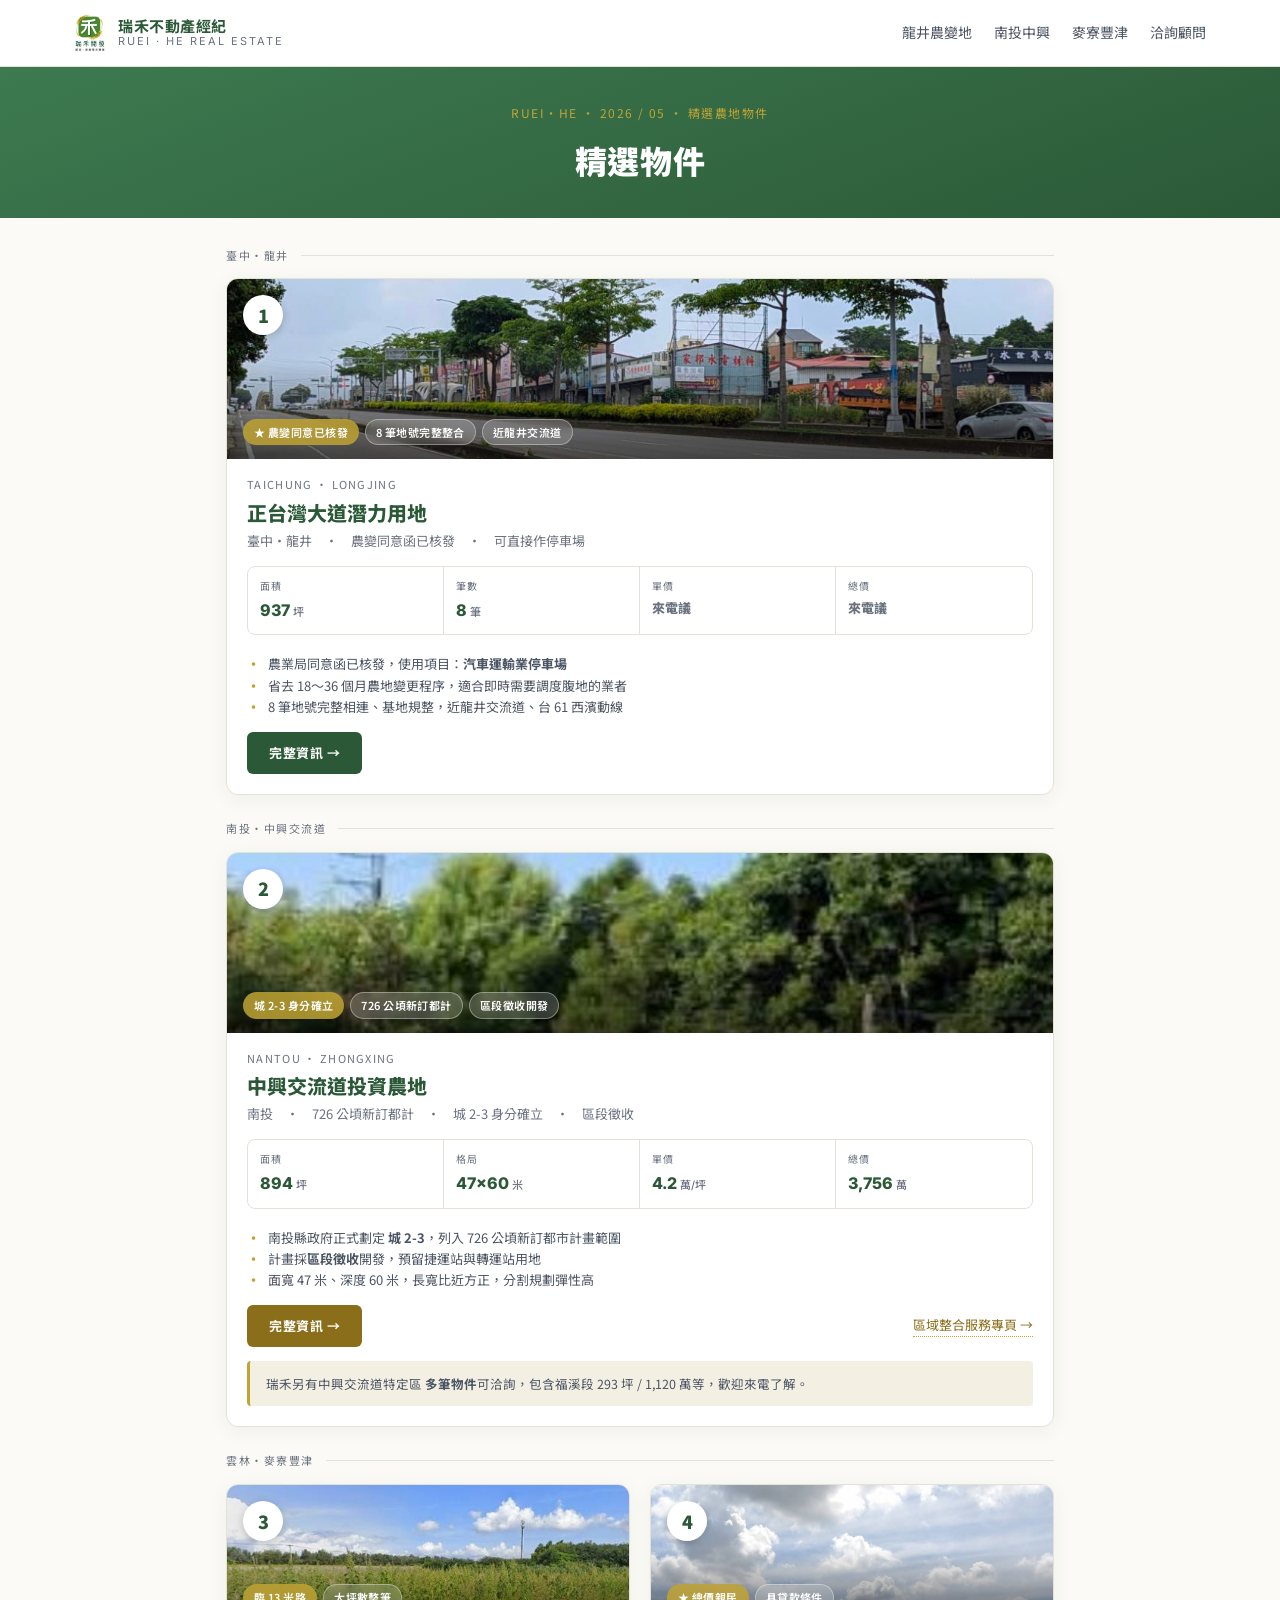
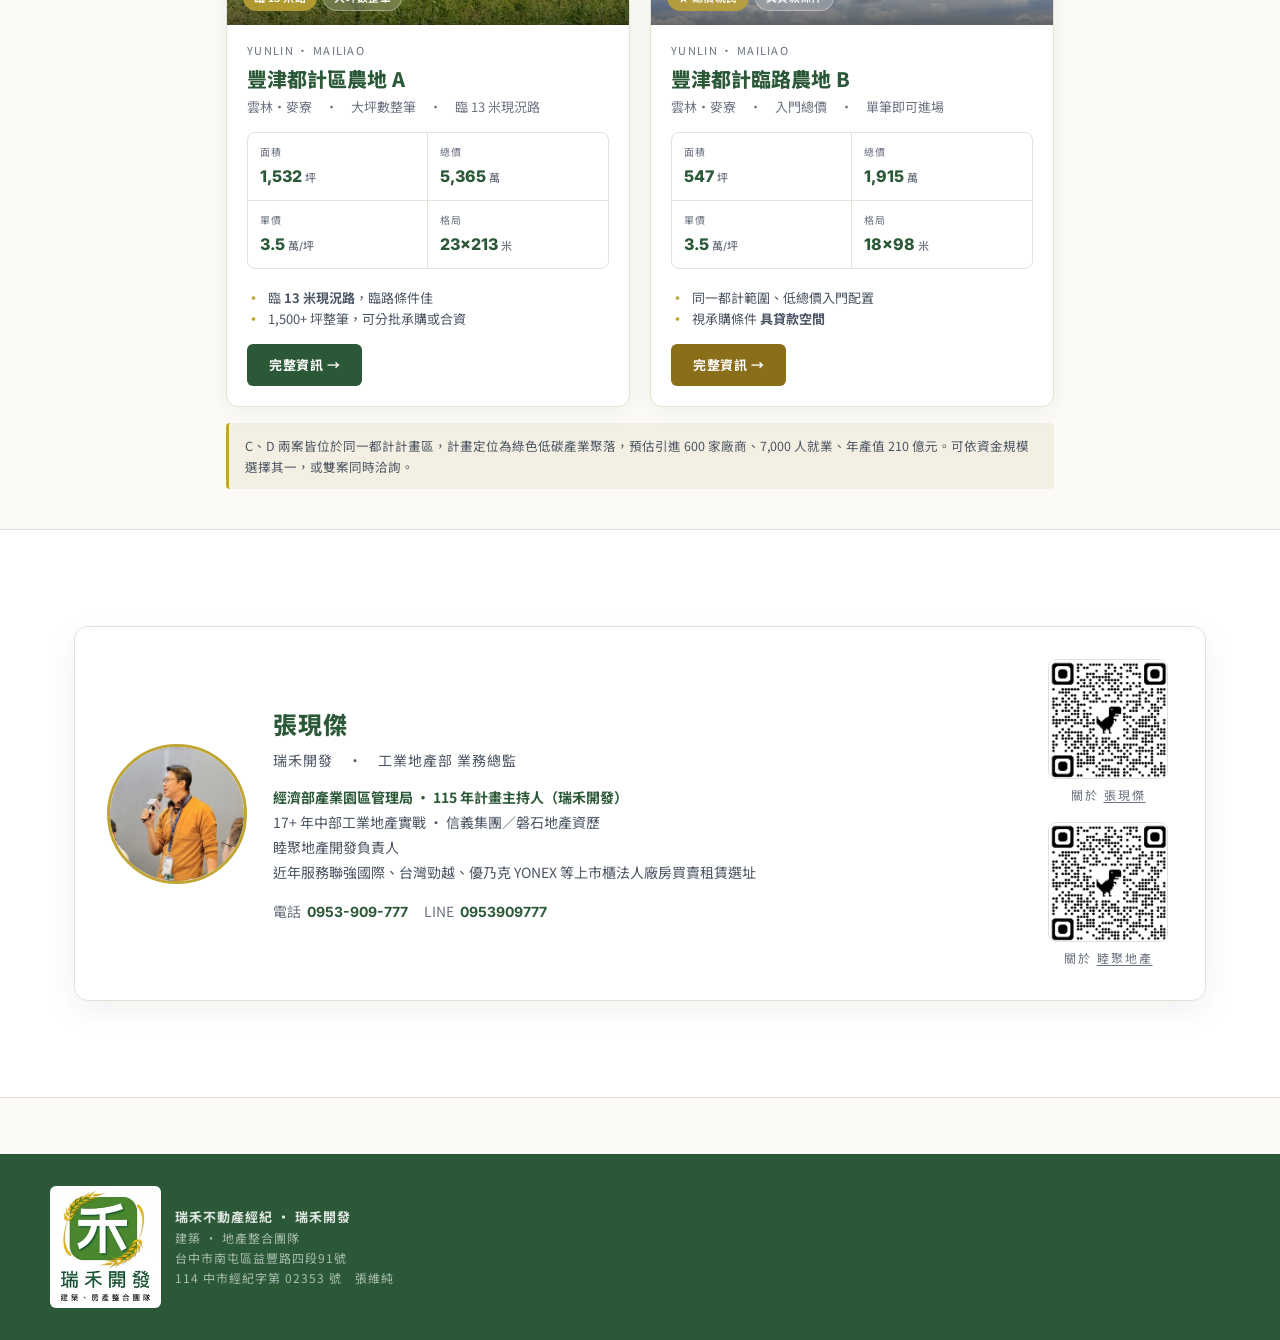
<file: index.html>
﻿<!doctype html>
<html lang="zh-Hant">
<head>
<meta charset="utf-8">
<meta name="viewport" content="width=device-width, initial-scale=1">
<title>瑞禾開發 · 精選物件</title>
<meta name="description" content="瑞禾不動產經紀 精選農地物件：臺中龍井農變同意地、南投中興交流道都計農地、雲林麥寮豐津都計區農地。">
<link rel="preconnect" href="https://fonts.googleapis.com">
<link rel="preconnect" href="https://fonts.gstatic.com" crossorigin>
<link href="https://fonts.googleapis.com/css2?family=Noto+Sans+TC:wght@400;500;600;700;900&family=Inter:wght@500;600;700;900&display=swap" rel="stylesheet">
<link rel="stylesheet" href="assets/style.css">
<style>
/* ── Hero ── */
.page-hero {
  background: linear-gradient(160deg, #3d7a50 0%, #2B5937 100%);
  color: #fff;
  padding: 36px 20px 30px;
  text-align: center;
}
.page-hero .tag {
  font-size: 12px;
  letter-spacing: .12em;
  color: var(--gold-line);
  margin-bottom: 10px;
  opacity: 1;
}
.page-hero h1 {
  font-size: clamp(22px, 3.5vw, 32px);
  font-weight: 900;
  letter-spacing: .02em;
  margin: 0;
}

/* ── 物件列表容器 ── */
.listings {
  max-width: 860px;
  margin: 0 auto;
  padding: 28px 16px 40px;
  display: flex;
  flex-direction: column;
  gap: 24px;
}

/* ── 物件卡片 ── */
.prop-card {
  background: #fff;
  border: 1px solid var(--rule-soft);
  border-radius: 12px;
  overflow: hidden;
  box-shadow: 0 4px 20px rgba(43,89,55,.06);
  transition: box-shadow .2s;
}
.prop-card:hover { box-shadow: 0 8px 32px rgba(43,89,55,.12); }

/* 照片區 */
.prop-photo {
  position: relative;
  height: 180px;
  overflow: hidden;
}
.prop-photo img {
  width: 100%; height: 100%;
  object-fit: cover;
  object-position: center;
  display: block;
}
.prop-photo-overlay {
  position: absolute;
  inset: 0;
  background: linear-gradient(to top, rgba(0,0,0,.55) 0%, rgba(0,0,0,0) 55%);
}
.prop-badge {
  position: absolute;
  top: 16px;
  left: 16px;
  width: 40px; height: 40px;
  border-radius: 50%;
  background: #fff;
  color: var(--ink-forest);
  font-size: 18px;
  font-weight: 900;
  display: flex; align-items: center; justify-content: center;
  box-shadow: 0 2px 8px rgba(0,0,0,.2);
}
.prop-photo-tags {
  position: absolute;
  bottom: 14px;
  left: 16px;
  display: flex;
  gap: 6px;
  flex-wrap: wrap;
}
.prop-photo-tag {
  background: rgba(255,255,255,.18);
  backdrop-filter: blur(6px);
  -webkit-backdrop-filter: blur(6px);
  border: 1px solid rgba(255,255,255,.35);
  color: #fff;
  font-size: 11px;
  font-weight: 600;
  padding: 3px 10px;
  border-radius: 999px;
  letter-spacing: .04em;
}
.prop-photo-tag.accent { background: rgba(192,164,52,.85); border-color: transparent; }

/* 內容區 */
.prop-body {
  padding: 16px 20px 20px;
}
.prop-loc {
  font-size: 11px;
  letter-spacing: .12em;
  color: var(--text-light);
  text-transform: uppercase;
  margin-bottom: 6px;
}
.prop-title {
  font-size: 20px;
  font-weight: 800;
  color: var(--ink-forest);
  margin: 0 0 4px;
  line-height: 1.3;
}
.prop-sub {
  font-size: 13px;
  color: var(--text-light);
  margin: 0 0 14px;
}

/* KPI 欄 */
.prop-kpis {
  display: grid;
  grid-template-columns: repeat(4, 1fr);
  gap: 0;
  border: 1px solid var(--rule-soft);
  border-radius: 8px;
  overflow: hidden;
  margin-bottom: 18px;
}
.prop-kpi {
  padding: 10px 12px;
  border-right: 1px solid var(--rule-soft);
}
.prop-kpi:last-child { border-right: none; }
.prop-kpi .lbl {
  font-size: 10px;
  color: var(--text-light);
  letter-spacing: .08em;
  text-transform: uppercase;
  margin-bottom: 3px;
}
.prop-kpi .val {
  font-size: 16px;
  font-weight: 800;
  color: var(--ink-forest);
  font-family: var(--font-num);
}
.prop-kpi .val small {
  font-size: 11px;
  font-weight: 500;
  color: var(--text-light);
}
@media (max-width: 560px) {
  .prop-kpis { grid-template-columns: 1fr 1fr; }
  .prop-kpi:nth-child(2) { border-right: none; }
  .prop-kpi:nth-child(1),
  .prop-kpi:nth-child(2) { border-bottom: 1px solid var(--rule-soft); }
}

/* 要點 */
.prop-pts {
  list-style: none;
  font-size: 13px;
  color: var(--text-soft);
  line-height: 1.65;
  margin: 0 0 14px;
  padding: 0;
}
.prop-pts li::before {
  content: "·";
  color: var(--gold-line);
  font-weight: 900;
  margin-right: 8px;
}

/* 底欄 */
.prop-footer {
  display: flex;
  align-items: center;
  justify-content: space-between;
  gap: 12px;
  flex-wrap: wrap;
}
.prop-link {
  display: inline-flex;
  align-items: center;
  gap: 6px;
  padding: 10px 22px;
  border-radius: 6px;
  background: var(--ink-forest);
  color: #fff;
  font-size: 13px;
  font-weight: 700;
  letter-spacing: .04em;
  transition: opacity .2s;
}
.prop-link:hover { opacity: .85; }
.prop-link.gold { background: var(--ink-gold); }

/* 附注 */
.prop-note {
  margin-top: 14px;
  padding: 12px 16px;
  background: var(--paper-deep);
  border-left: 3px solid var(--gold-line);
  border-radius: 4px;
  font-size: 12.5px;
  color: var(--text-soft);
}
.prop-note a { color: var(--ink-gold); }

/* C+D 並排 */
.duo-row {
  display: grid;
  grid-template-columns: 1fr 1fr;
  gap: 20px;
}
@media (max-width: 600px) { .duo-row { grid-template-columns: 1fr; } }
.duo-row .prop-photo { height: 140px; }
.duo-row .prop-kpis { grid-template-columns: 1fr 1fr; }
.duo-row .prop-kpi:nth-child(2) { border-right: none; }
.duo-row .prop-kpi:nth-child(1),
.duo-row .prop-kpi:nth-child(2) { border-bottom: 1px solid var(--rule-soft); }

/* 區域標題 */
.section-divider {
  display: flex;
  align-items: center;
  gap: 12px;
  padding: 0 0 2px;
}
.section-divider .sd-line {
  flex: 1;
  height: 1px;
  background: var(--rule-soft);
}
.section-divider .sd-label {
  font-size: 11px;
  letter-spacing: .14em;
  color: var(--text-light);
  text-transform: uppercase;
  white-space: nowrap;
}

/* ── 手機優化 ── */
@media (max-width: 480px) {
  .listings { padding: 20px 12px 32px; gap: 20px; }
  .prop-photo { height: 160px; }
  .prop-body { padding: 14px 16px 16px; }
  .prop-title { font-size: 17px; }
  .prop-pts { font-size: 13px; }
  .prop-kpi .val { font-size: 14px; }
  .prop-link { font-size: 13px; padding: 9px 18px; }
  .duo-row { gap: 14px; }
  .duo-row .prop-photo { height: 130px; }
  .prop-note { font-size: 12px; padding: 10px 14px; }
}
</style>
</head>
<body>

<!-- Top Bar -->
<header class="topbar">
  <div class="topbar-inner">
    <a href="index.html" class="brand-mark">
      <img src="assets/ruihe-logo.png" alt="瑞禾不動產">
      <div class="b-text">
        <span class="b-zh">瑞禾不動產經紀</span>
        <span class="b-en">RUEI · HE  REAL  ESTATE</span>
      </div>
    </a>
    <nav class="top-nav">
      <a href="#cat-a" class="hide-mobile">龍井農變地</a>
      <a href="#cat-b" class="hide-mobile">南投中興</a>
      <a href="#cat-c" class="hide-mobile">麥寮豐津</a>
      <a href="#agent">洽詢顧問</a>
    </nav>
  </div>
</header>

<!-- Hero -->
<section class="page-hero">
  <div class="tag">RUEI·HE  ·  2026 / 05  ·  精選農地物件</div>
  <h1>精選物件</h1>
</section>

<!-- 物件列表 -->
<div class="listings">

  <!-- A案 -->
  <div id="cat-a">
    <div class="section-divider" style="margin-bottom:12px;">
      <span class="sd-label">臺中・龍井</span>
      <span class="sd-line"></span>
    </div>
    <div class="prop-card">
      <div class="prop-photo">
        <img src="assets/photo-a.jpg" alt="臺中龍井農變地">
        <div class="prop-photo-overlay"></div>
        <div class="prop-badge">1</div>
        <div class="prop-photo-tags">
          <span class="prop-photo-tag accent">★ 農變同意已核發</span>
          <span class="prop-photo-tag">8 筆地號完整整合</span>
          <span class="prop-photo-tag">近龍井交流道</span>
        </div>
      </div>
      <div class="prop-body">
        <div class="prop-loc">TAICHUNG · LONGJING</div>
        <div class="prop-title">正台灣大道潛力用地</div>
        <div class="prop-sub">臺中·龍井　·　農變同意函已核發　·　可直接作停車場</div>
        <div class="prop-kpis">
          <div class="prop-kpi"><div class="lbl">面積</div><div class="val">937 <small>坪</small></div></div>
          <div class="prop-kpi"><div class="lbl">筆數</div><div class="val">8 <small>筆</small></div></div>
          <div class="prop-kpi"><div class="lbl">單價</div><div class="val" style="font-size:13px;color:var(--text-light);">來電議</div></div>
          <div class="prop-kpi"><div class="lbl">總價</div><div class="val" style="font-size:13px;color:var(--text-light);">來電議</div></div>
        </div>
        <ul class="prop-pts">
          <li>農業局同意函已核發，使用項目：<strong>汽車運輸業停車場</strong></li>
          <li>省去 18～36 個月農地變更程序，適合即時需要調度腹地的業者</li>
          <li>8 筆地號完整相連、基地規整，近龍井交流道、台 61 西濱動線</li>
        </ul>
        <div class="prop-footer">
          <a class="prop-link" href="a-longjing.html">完整資訊 →</a>
        </div>
      </div>
    </div>
  </div>

  <!-- B案 -->
  <div id="cat-b">
    <div class="section-divider" style="margin-bottom:12px;">
      <span class="sd-label">南投・中興交流道</span>
      <span class="sd-line"></span>
    </div>
    <div class="prop-card">
      <div class="prop-photo">
        <img src="assets/photo-b.jpg" alt="南投中興交流道農地">
        <div class="prop-photo-overlay"></div>
        <div class="prop-badge">2</div>
        <div class="prop-photo-tags">
          <span class="prop-photo-tag accent">城 2-3 身分確立</span>
          <span class="prop-photo-tag">726 公頃新訂都計</span>
          <span class="prop-photo-tag">區段徵收開發</span>
        </div>
      </div>
      <div class="prop-body">
        <div class="prop-loc">NANTOU · ZHONGXING</div>
        <div class="prop-title">中興交流道投資農地</div>
        <div class="prop-sub">南投　·　726 公頃新訂都計　·　城 2-3 身分確立　·　區段徵收</div>
        <div class="prop-kpis">
          <div class="prop-kpi"><div class="lbl">面積</div><div class="val">894 <small>坪</small></div></div>
          <div class="prop-kpi"><div class="lbl">格局</div><div class="val">47×60 <small>米</small></div></div>
          <div class="prop-kpi"><div class="lbl">單價</div><div class="val">4.2 <small>萬/坪</small></div></div>
          <div class="prop-kpi"><div class="lbl">總價</div><div class="val">3,756 <small>萬</small></div></div>
        </div>
        <ul class="prop-pts">
          <li>南投縣政府正式劃定 <strong>城 2-3</strong>，列入 726 公頃新訂都市計畫範圍</li>
          <li>計畫採<strong>區段徵收</strong>開發，預留捷運站與轉運站用地</li>
          <li>面寬 47 米、深度 60 米，長寬比近方正，分割規劃彈性高</li>
        </ul>
        <div class="prop-footer">
          <a class="prop-link gold" href="b-yingnan.html">完整資訊 →</a>
          <a href="zhongxing-area.html" style="font-size:13px;color:var(--ink-gold);border-bottom:1px dotted var(--gold-line);">區域整合服務專頁 →</a>
        </div>
        <div class="prop-note">
          瑞禾另有中興交流道特定區 <strong>多筆物件</strong>可洽詢，包含福溪段 293 坪 / 1,120 萬等，歡迎來電了解。
        </div>
      </div>
    </div>
  </div>

  <!-- C+D案 -->
  <div id="cat-c">
    <div class="section-divider" style="margin-bottom:12px;">
      <span class="sd-label">雲林・麥寮豐津</span>
      <span class="sd-line"></span>
    </div>
    <div class="duo-row">

      <!-- C案 -->
      <div class="prop-card">
        <div class="prop-photo">
          <img src="assets/photo-c.jpg" alt="雲林麥寮豐津農地C">
          <div class="prop-photo-overlay"></div>
          <div class="prop-badge">3</div>
          <div class="prop-photo-tags">
            <span class="prop-photo-tag accent">臨 13 米路</span>
            <span class="prop-photo-tag">大坪數整筆</span>
          </div>
        </div>
        <div class="prop-body">
          <div class="prop-loc">YUNLIN · MAILIAO</div>
          <div class="prop-title">豐津都計區農地 A</div>
          <div class="prop-sub">雲林·麥寮　·　大坪數整筆　·　臨 13 米現況路</div>
          <div class="prop-kpis">
            <div class="prop-kpi"><div class="lbl">面積</div><div class="val">1,532 <small>坪</small></div></div>
            <div class="prop-kpi"><div class="lbl">總價</div><div class="val">5,365 <small>萬</small></div></div>
            <div class="prop-kpi"><div class="lbl">單價</div><div class="val">3.5 <small>萬/坪</small></div></div>
            <div class="prop-kpi"><div class="lbl">格局</div><div class="val">23×213 <small>米</small></div></div>
          </div>
          <ul class="prop-pts">
            <li>臨 <strong>13 米現況路</strong>，臨路條件佳</li>
            <li>1,500+ 坪整筆，可分批承購或合資</li>
          </ul>
          <a class="prop-link" href="c-fengjin-a.html">完整資訊 →</a>
        </div>
      </div>

      <!-- D案 -->
      <div class="prop-card">
        <div class="prop-photo">
          <img src="assets/photo-d.jpg" alt="雲林麥寮豐津農地D">
          <div class="prop-photo-overlay"></div>
          <div class="prop-badge">4</div>
          <div class="prop-photo-tags">
            <span class="prop-photo-tag accent">★ 總價親民</span>
            <span class="prop-photo-tag">具貸款條件</span>
          </div>
        </div>
        <div class="prop-body">
          <div class="prop-loc">YUNLIN · MAILIAO</div>
          <div class="prop-title">豐津都計臨路農地 B</div>
          <div class="prop-sub">雲林·麥寮　·　入門總價　·　單筆即可進場</div>
          <div class="prop-kpis">
            <div class="prop-kpi"><div class="lbl">面積</div><div class="val">547 <small>坪</small></div></div>
            <div class="prop-kpi"><div class="lbl">總價</div><div class="val">1,915 <small>萬</small></div></div>
            <div class="prop-kpi"><div class="lbl">單價</div><div class="val">3.5 <small>萬/坪</small></div></div>
            <div class="prop-kpi"><div class="lbl">格局</div><div class="val">18×98 <small>米</small></div></div>
          </div>
          <ul class="prop-pts">
            <li>同一都計範圍、低總價入門配置</li>
            <li>視承購條件 <strong>具貸款空間</strong></li>
          </ul>
          <a class="prop-link gold" href="d-fengjin-b.html">完整資訊 →</a>
        </div>
      </div>

    </div>
    <div class="prop-note" style="margin-top:16px;">
      C、D 兩案皆位於同一都計計畫區，計畫定位為綠色低碳產業聚落，預估引進 600 家廠商、7,000 人就業、年產值 210 億元。可依資金規模選擇其一，或雙案同時洽詢。
    </div>
  </div>

</div><!-- /listings -->

<!-- Agent -->
<section id="agent" class="section alt" style="margin-top:0;">
  <div class="inner">
    <div class="agent-card">
      <div class="photo">
        <img src="assets/profile.jpg" alt="張現傑">
      </div>
      <div class="info">
        <div class="nm">張現傑</div>
        <div class="ti">瑞禾開發　·　工業地產部 業務總監</div>
        <div class="bio">
          <strong>經濟部產業園區管理局 · 115 年計畫主持人（瑞禾開發）</strong><br>
          17+ 年中部工業地產實戰 · 信義集團／磐石地產資歷<br>
          睦聚地產開發負責人<br>
          近年服務聯強國際、台灣勁越、優乃克 YONEX 等上市櫃法人廠房買賣租賃選址
        </div>
        <div class="contacts">
          <div class="c"><span class="k">電話</span><span class="v">0953-909-777</span></div>
          <div class="c"><span class="k">LINE</span><span class="v">0953909777</span></div>
        </div>
      </div>
      <div class="qr-group">
        <div class="qr">
          <img src="assets/about-qr.png" alt="關於張現傑">
          <div class="qr-lbl">關於 <a href="https://mac2good909777-commits.github.io/about-mac/" target="_blank" style="color:inherit;text-decoration:underline;text-underline-offset:2px;">張現傑</a></div>
        </div>
        <div class="qr">
          <img src="assets/line-qr.png" alt="關於睦聚地產">
          <div class="qr-lbl">關於 <a href="https://mac2good909777-commits.github.io/contact/" target="_blank" style="color:inherit;text-decoration:underline;text-underline-offset:2px;">睦聚地產</a></div>
        </div>
      </div>
    </div>
  </div>
</section>

<!-- Footer -->
<footer class="site-footer">
  <div class="inner">
    <div class="brand">
      <img src="assets/ruihe-logo.png" alt="瑞禾不動產">
      <div>
        <div style="font-weight:700;letter-spacing:1px;">瑞禾不動產經紀 · 瑞禾開發</div>
        <div class="legal">建築 · 地產整合團隊</div>
        <div class="legal">台中市南屯區益豐路四段91號</div>
        <div class="legal">114 中市經紀字第 02353 號　張維純</div>
      </div>
    </div>
  </div>
</footer>

</body>
</html>
</file>
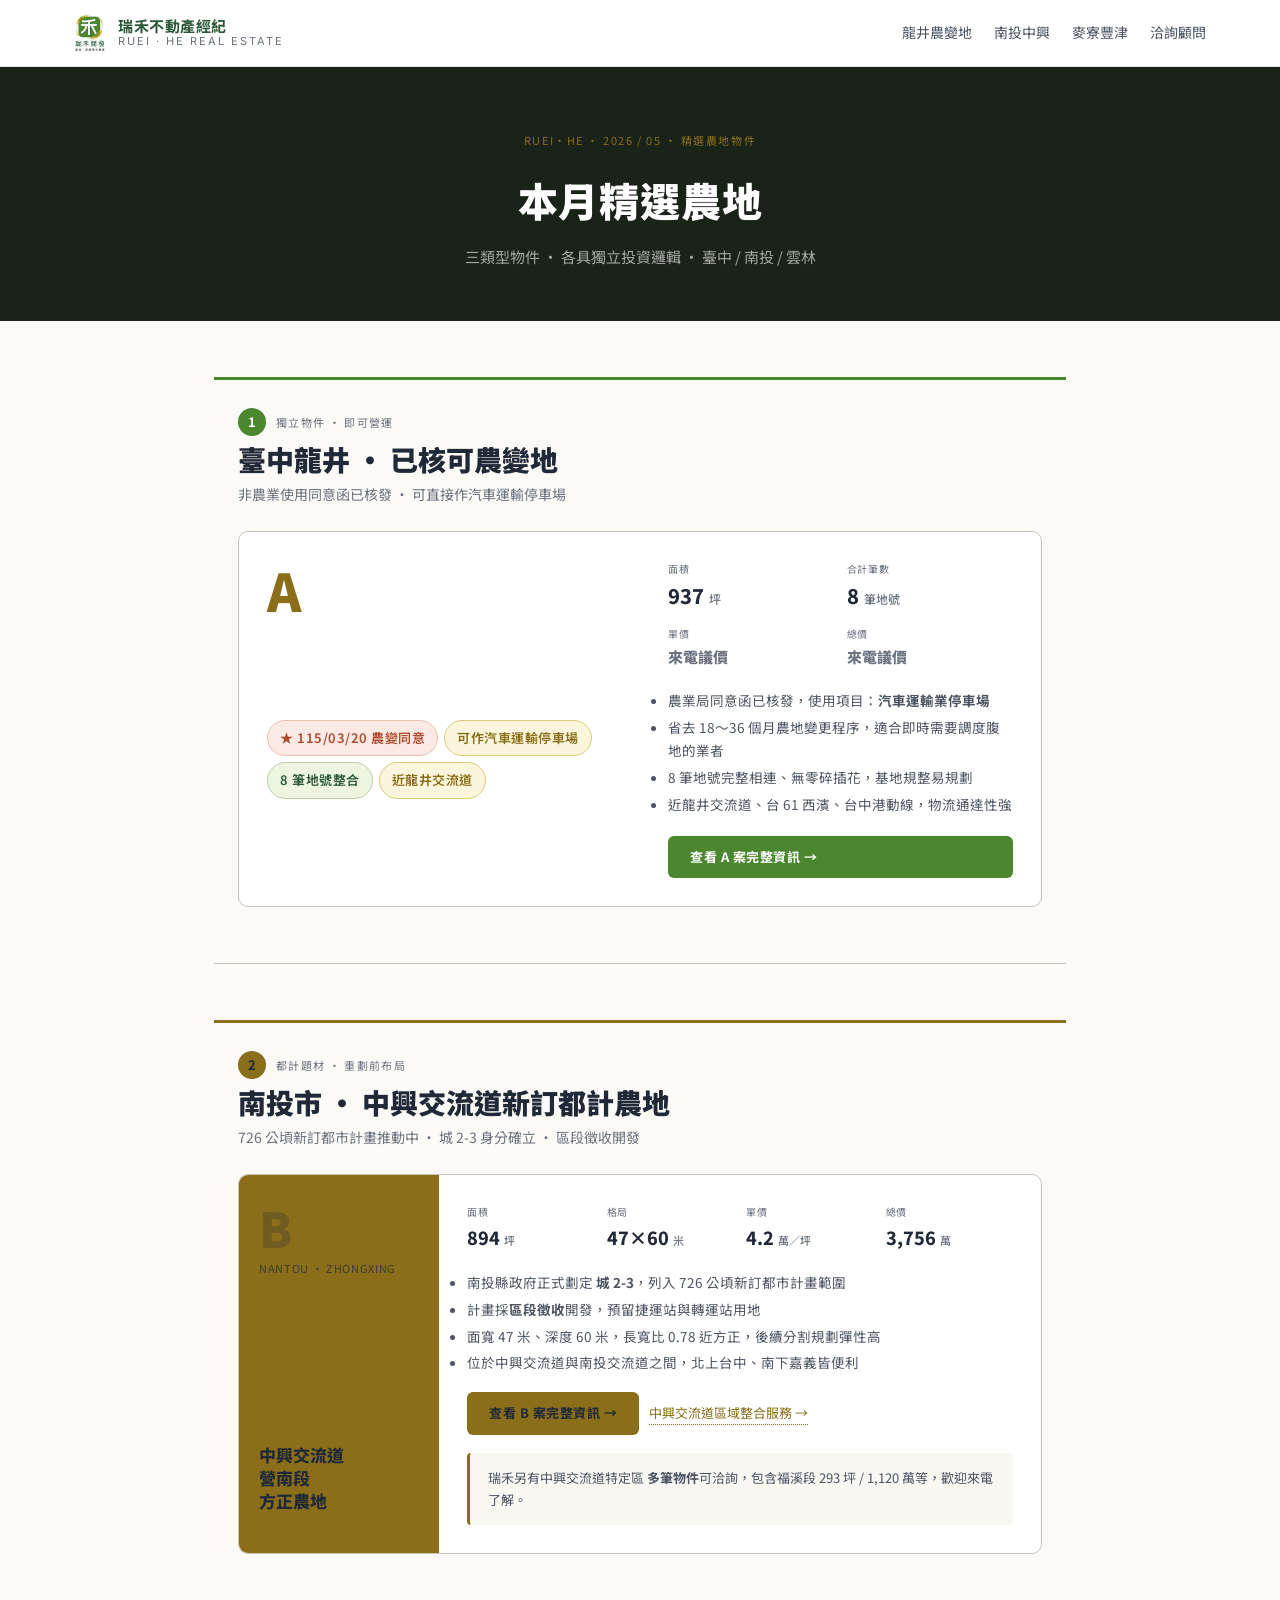
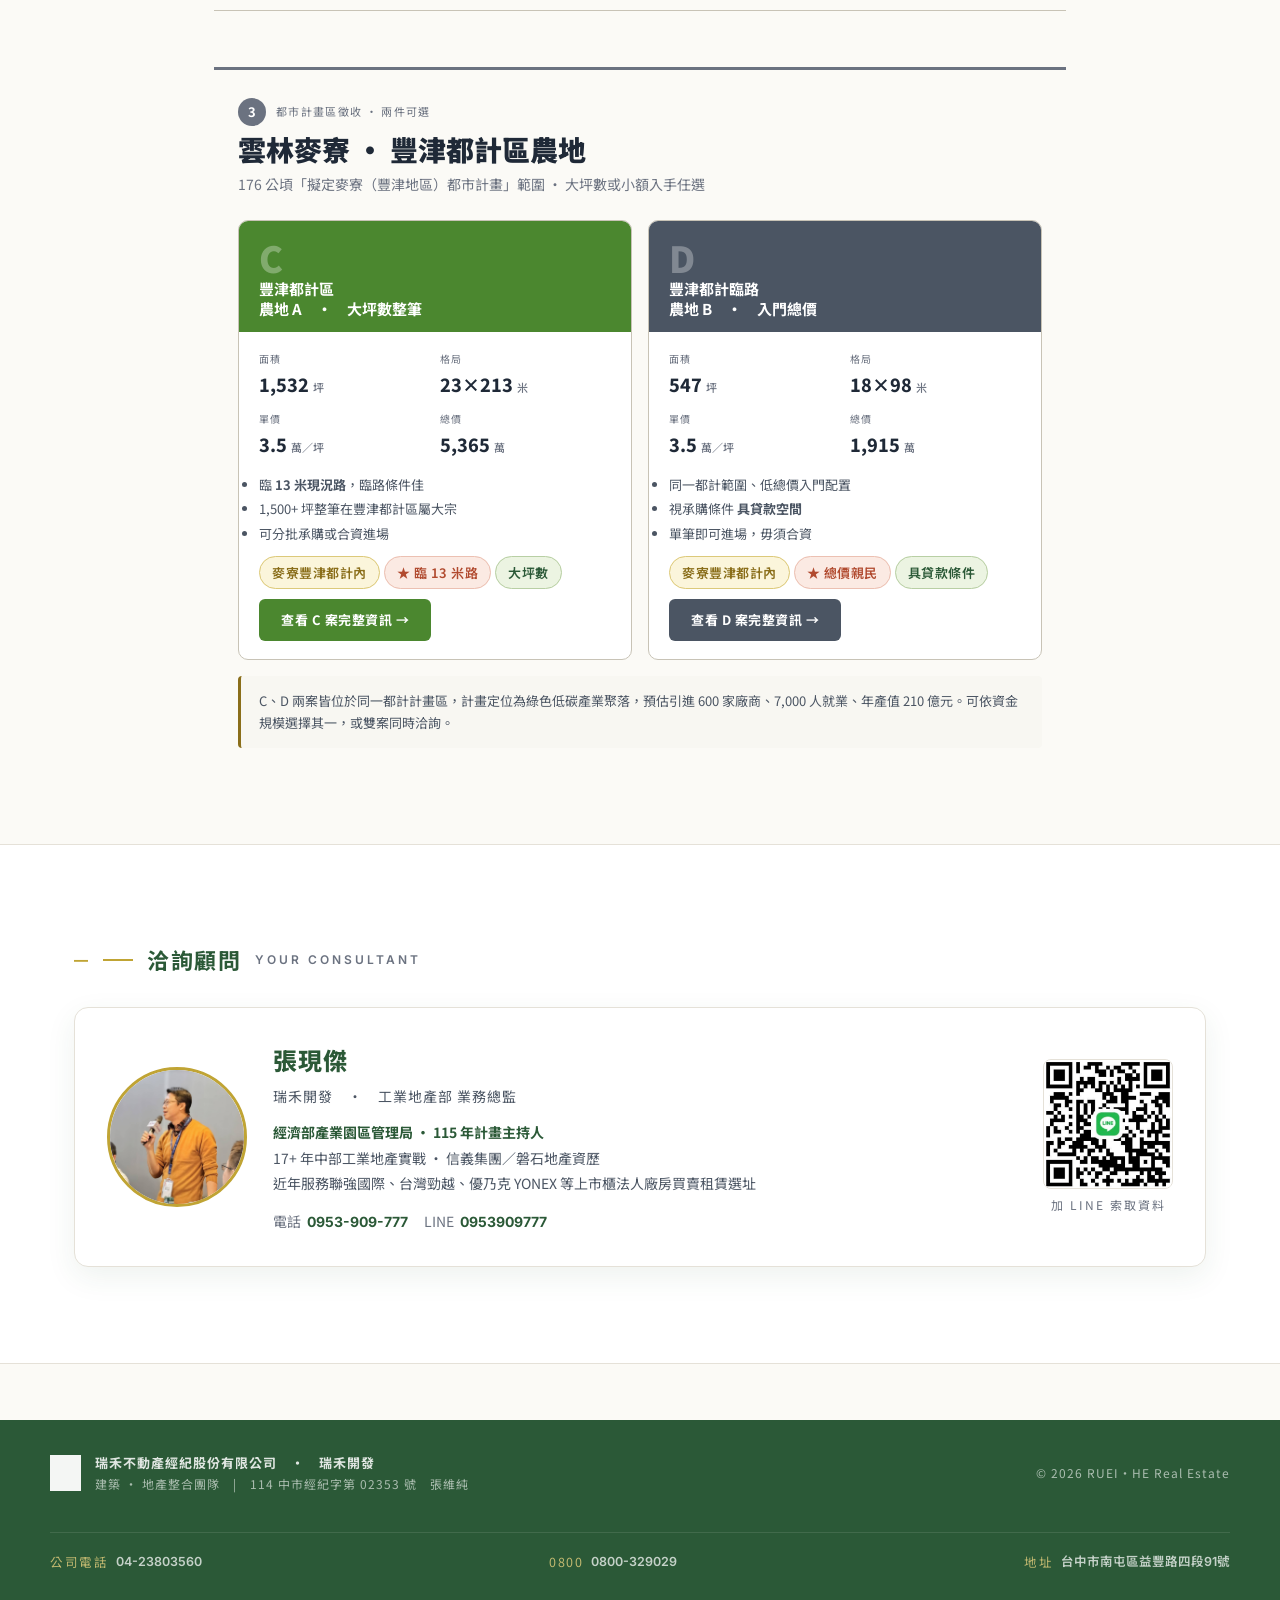
<file: 2026-05-01/index.html>
<!doctype html>
<html lang="zh-Hant">
<head>
<meta charset="utf-8">
<meta name="viewport" content="width=device-width, initial-scale=1">
<title>瑞禾不動產 · 2026/05 精選農地物件</title>
<meta name="description" content="瑞禾不動產經紀 2026 年 5 月精選農地：臺中龍井農變同意地、南投中興交流道都計農地、雲林麥寮豐津都計區徵收農地。">
<link rel="preconnect" href="https://fonts.googleapis.com">
<link rel="preconnect" href="https://fonts.gstatic.com" crossorigin>
<link href="https://fonts.googleapis.com/css2?family=Noto+Sans+TC:wght@400;500;600;700;900&family=Inter:wght@500;600;700;900&display=swap" rel="stylesheet">
<link rel="stylesheet" href="assets/style.css">
<style>
/* ── 本頁補充樣式 ── */
.page-hero {
  background: #1a2318;
  color: #fff;
  padding: 64px 0 52px;
  text-align: center;
}
.page-hero .tag {
  font-size: 11px;
  letter-spacing: .14em;
  color: var(--ink-gold);
  margin-bottom: 16px;
}
.page-hero h1 {
  font-size: clamp(26px, 4vw, 40px);
  font-weight: 900;
  letter-spacing: .02em;
  margin: 0 0 10px;
}
.page-hero p {
  font-size: 15px;
  color: rgba(255,255,255,.6);
  margin: 0;
}

/* ── 分類區塊 ── */
.cat-block {
  border-top: 3px solid var(--ink-green);
  margin: 56px auto 0;
  max-width: 900px;
  padding: 0 24px 56px;
}
.cat-block.gold  { border-color: var(--ink-gold); }
.cat-block.slate { border-color: #6b7280; }

.cat-label {
  display: inline-flex;
  align-items: center;
  gap: 10px;
  margin-top: 28px;
  margin-bottom: 6px;
}
.cat-no {
  width: 28px; height: 28px;
  border-radius: 50%;
  background: var(--ink-green);
  color: #fff;
  font-size: 13px;
  font-weight: 700;
  display: flex; align-items: center; justify-content: center;
}
.cat-block.gold .cat-no   { background: var(--ink-gold); color: var(--ink-dark); }
.cat-block.slate .cat-no  { background: #6b7280; }

.cat-type {
  font-size: 11px;
  letter-spacing: .12em;
  color: var(--text-light);
  text-transform: uppercase;
}
.cat-title {
  font-size: clamp(20px, 3vw, 28px);
  font-weight: 900;
  color: var(--ink-dark);
  margin: 0 0 6px;
  line-height: 1.25;
}
.cat-subtitle {
  font-size: 14px;
  color: var(--text-light);
  margin: 0 0 24px;
}

/* ── 單案卡片（A案）── */
.solo-card {
  background: #fff;
  border: 1px solid var(--rule);
  border-radius: 10px;
  overflow: hidden;
  display: grid;
  grid-template-columns: 1fr 1fr;
  gap: 0;
}
@media (max-width: 640px) { .solo-card { grid-template-columns: 1fr; } }
.solo-card .sc-left {
  background: var(--ink-dark);
  color: #fff;
  padding: 32px 28px;
}
.solo-card .sc-left .corner {
  font-size: 52px;
  font-weight: 900;
  color: var(--ink-gold);
  line-height: 1;
  margin-bottom: 8px;
}
.solo-card .sc-left .loc  { font-size: 12px; color: rgba(255,255,255,.5); margin-bottom: 8px; letter-spacing:.06em; }
.solo-card .sc-left h2    { font-size: 20px; font-weight: 800; margin: 0 0 16px; line-height: 1.3; }
.solo-card .sc-left .pills { display: flex; flex-wrap: wrap; gap: 6px; }
.solo-card .sc-right {
  padding: 28px;
  display: flex;
  flex-direction: column;
  justify-content: space-between;
}
.solo-card .sc-kpis { display: grid; grid-template-columns: 1fr 1fr; gap: 12px; margin-bottom: 20px; }
.solo-card .kpi .lbl { font-size: 10px; color: var(--text-light); letter-spacing:.08em; text-transform:uppercase; margin-bottom:2px; }
.solo-card .kpi .val { font-size: 20px; font-weight: 800; color: var(--ink-dark); }
.solo-card .kpi .val small { font-size: 12px; font-weight: 500; color: var(--text-light); }
.solo-card .sc-pts { font-size: 13.5px; color: var(--text-soft); line-height: 1.7; margin-bottom: 20px; }
.solo-card .sc-pts li { margin-bottom: 4px; }

/* ── 雙案卡片（C+D）── */
.duo-grid {
  display: grid;
  grid-template-columns: 1fr 1fr;
  gap: 16px;
}
@media (max-width: 600px) { .duo-grid { grid-template-columns: 1fr; } }
.duo-card {
  background: #fff;
  border: 1px solid var(--rule);
  border-radius: 10px;
  overflow: hidden;
}
.duo-card .dc-head {
  background: var(--ink-green);
  color: #fff;
  padding: 18px 20px 14px;
}
.duo-card.alt-card .dc-head { background: #4b5563; }
.duo-card .dc-corner { font-size: 36px; font-weight: 900; color: rgba(255,255,255,.3); line-height:1; margin-bottom: 4px; }
.duo-card .dc-name   { font-size: 15px; font-weight: 700; line-height: 1.3; }
.duo-card .dc-body   { padding: 18px 20px; }
.duo-card .dc-kpis   { display: grid; grid-template-columns: 1fr 1fr; gap: 10px; margin-bottom: 14px; }
.duo-card .kpi .lbl  { font-size: 10px; color: var(--text-light); letter-spacing:.08em; text-transform:uppercase; margin-bottom:2px; }
.duo-card .kpi .val  { font-size: 18px; font-weight: 800; color: var(--ink-dark); }
.duo-card .kpi .val small { font-size: 11px; font-weight: 500; color: var(--text-light); }
.duo-card .dc-pts    { font-size: 13px; color: var(--text-soft); line-height: 1.65; margin-bottom: 14px; }
.duo-card .dc-pts li { margin-bottom: 3px; }

/* ── B案卡片（全寬單案）── */
.b-card {
  background: #fff;
  border: 1px solid var(--rule);
  border-radius: 10px;
  overflow: hidden;
  display: grid;
  grid-template-columns: 200px 1fr;
}
@media (max-width: 640px) { .b-card { grid-template-columns: 1fr; } }
.b-card .bc-left {
  background: var(--ink-gold);
  color: var(--ink-dark);
  padding: 28px 20px;
  display: flex; flex-direction: column; justify-content: space-between;
}
.b-card .bc-left .corner { font-size: 48px; font-weight: 900; line-height: 1; opacity:.25; margin-bottom: 8px; }
.b-card .bc-left h2 { font-size: 17px; font-weight: 800; line-height: 1.35; margin: 0 0 12px; }
.b-card .bc-left .loc { font-size: 11px; letter-spacing:.06em; opacity: .7; }
.b-card .bc-right { padding: 28px; }
.b-card .bc-kpis  { display: grid; grid-template-columns: repeat(4, 1fr); gap: 12px; margin-bottom: 18px; }
@media (max-width: 680px) { .b-card .bc-kpis { grid-template-columns: 1fr 1fr; } }
.b-card .kpi .lbl { font-size: 10px; color: var(--text-light); letter-spacing:.08em; text-transform:uppercase; margin-bottom:2px; }
.b-card .kpi .val { font-size: 18px; font-weight: 800; color: var(--ink-dark); }
.b-card .kpi .val small { font-size: 11px; font-weight: 500; color: var(--text-light); }
.b-card .bc-pts { font-size: 13.5px; color: var(--text-soft); line-height: 1.7; margin-bottom: 18px; }
.b-card .bc-pts li { margin-bottom: 4px; }

/* ── 通用 ── */
.go-link {
  display: inline-block;
  padding: 10px 22px;
  border-radius: 6px;
  background: var(--ink-green);
  color: #fff;
  font-size: 13px;
  font-weight: 700;
  text-decoration: none;
  letter-spacing: .04em;
}
.go-link:hover { opacity: .85; }
.go-link.gold-link { background: var(--ink-gold); color: var(--ink-dark); }
.go-link.slate-link { background: #4b5563; color: #fff; }

.area-note {
  margin-top: 18px;
  padding: 14px 18px;
  background: #f8f7f2;
  border-left: 3px solid var(--ink-gold);
  border-radius: 4px;
  font-size: 13px;
  color: var(--text-soft);
}
.area-note a { color: var(--ink-gold); }

.divider { border: none; border-top: 1px solid var(--rule); margin: 0; }
</style>
</head>
<body>

<!-- Top Bar -->
<header class="topbar">
  <div class="topbar-inner">
    <a href="index.html" class="brand-mark">
      <img src="assets/ruihe-logo.png" alt="瑞禾不動產">
      <div class="b-text">
        <span class="b-zh">瑞禾不動產經紀</span>
        <span class="b-en">RUEI · HE  REAL  ESTATE</span>
      </div>
    </a>
    <nav class="top-nav">
      <a href="#cat-a" class="hide-mobile">龍井農變地</a>
      <a href="#cat-b" class="hide-mobile">南投中興</a>
      <a href="#cat-c" class="hide-mobile">麥寮豐津</a>
      <a href="#agent">洽詢顧問</a>
    </nav>
  </div>
</header>

<!-- Page Hero -->
<section class="page-hero">
  <div class="tag">RUEI·HE  ·  2026 / 05  ·  精選農地物件</div>
  <h1>本月精選農地</h1>
  <p>三類型物件 · 各具獨立投資邏輯 · 臺中 / 南投 / 雲林</p>
</section>

<div style="max-width:900px;margin:0 auto;padding:0 24px;">

<!-- ══════════════════════════════
     類型一：A案 獨立物件
     ══════════════════════════════ -->
<div class="cat-block" id="cat-a">
  <div class="cat-label">
    <div class="cat-no">1</div>
    <span class="cat-type">獨立物件 · 即可營運</span>
  </div>
  <div class="cat-title">臺中龍井 · 已核可農變地</div>
  <div class="cat-subtitle">非農業使用同意函已核發 · 可直接作汽車運輸停車場</div>

  <div class="solo-card">
    <div class="sc-left">
      <div class="corner">A</div>
      <div class="loc">TAICHUNG · LONGJING</div>
      <h2>正台灣大道<br>潛力農地</h2>
      <div class="pills">
        <span class="pill hot">★ 115/03/20 農變同意</span>
        <span class="pill gold">可作汽車運輸停車場</span>
        <span class="pill green">8 筆地號整合</span>
        <span class="pill gold">近龍井交流道</span>
      </div>
    </div>
    <div class="sc-right">
      <div>
        <div class="sc-kpis">
          <div class="kpi">
            <div class="lbl">面積</div>
            <div class="val">937 <small>坪</small></div>
          </div>
          <div class="kpi">
            <div class="lbl">合計筆數</div>
            <div class="val">8 <small>筆地號</small></div>
          </div>
          <div class="kpi">
            <div class="lbl">單價</div>
            <div class="val" style="font-size:15px;color:var(--text-light);">來電議價</div>
          </div>
          <div class="kpi">
            <div class="lbl">總價</div>
            <div class="val" style="font-size:15px;color:var(--text-light);">來電議價</div>
          </div>
        </div>
        <ul class="sc-pts">
          <li>農業局同意函已核發，使用項目：<strong>汽車運輸業停車場</strong></li>
          <li>省去 18～36 個月農地變更程序，適合即時需要調度腹地的業者</li>
          <li>8 筆地號完整相連、無零碎插花，基地規整易規劃</li>
          <li>近龍井交流道、台 61 西濱、台中港動線，物流通達性強</li>
        </ul>
      </div>
      <a class="go-link" href="a-longjing.html">查看 A 案完整資訊 →</a>
    </div>
  </div>
</div>

<hr class="divider">

<!-- ══════════════════════════════
     類型二：B案 南投中興交流道
     ══════════════════════════════ -->
<div class="cat-block gold" id="cat-b">
  <div class="cat-label">
    <div class="cat-no">2</div>
    <span class="cat-type">都計題材 · 重劃前布局</span>
  </div>
  <div class="cat-title">南投市 · 中興交流道新訂都計農地</div>
  <div class="cat-subtitle">726 公頃新訂都市計畫推動中 · 城 2-3 身分確立 · 區段徵收開發</div>

  <div class="b-card">
    <div class="bc-left">
      <div>
        <div class="corner">B</div>
        <div class="loc">NANTOU · ZHONGXING</div>
      </div>
      <h2>中興交流道<br>營南段<br>方正農地</h2>
    </div>
    <div class="bc-right">
      <div class="bc-kpis">
        <div class="kpi">
          <div class="lbl">面積</div>
          <div class="val">894 <small>坪</small></div>
        </div>
        <div class="kpi">
          <div class="lbl">格局</div>
          <div class="val">47×60 <small>米</small></div>
        </div>
        <div class="kpi">
          <div class="lbl">單價</div>
          <div class="val">4.2 <small>萬／坪</small></div>
        </div>
        <div class="kpi">
          <div class="lbl">總價</div>
          <div class="val">3,756 <small>萬</small></div>
        </div>
      </div>
      <ul class="bc-pts">
        <li>南投縣政府正式劃定 <strong>城 2-3</strong>，列入 726 公頃新訂都市計畫範圍</li>
        <li>計畫採<strong>區段徵收</strong>開發，預留捷運站與轉運站用地</li>
        <li>面寬 47 米、深度 60 米，長寬比 0.78 近方正，後續分割規劃彈性高</li>
        <li>位於中興交流道與南投交流道之間，北上台中、南下嘉義皆便利</li>
      </ul>
      <div style="display:flex;gap:10px;flex-wrap:wrap;align-items:center;">
        <a class="go-link gold-link" href="b-yingnan.html">查看 B 案完整資訊 →</a>
        <a href="zhongxing-area.html" style="font-size:13px;color:var(--ink-gold);border-bottom:1px dotted var(--ink-gold);">中興交流道區域整合服務 →</a>
      </div>
      <div class="area-note">
        瑞禾另有中興交流道特定區 <strong>多筆物件</strong>可洽詢，包含福溪段 293 坪 / 1,120 萬等，歡迎來電了解。
      </div>
    </div>
  </div>
</div>

<hr class="divider">

<!-- ══════════════════════════════
     類型三：C+D案 雲林麥寮豐津
     ══════════════════════════════ -->
<div class="cat-block slate" id="cat-c">
  <div class="cat-label">
    <div class="cat-no">3</div>
    <span class="cat-type">都市計畫區徵收 · 兩件可選</span>
  </div>
  <div class="cat-title">雲林麥寮 · 豐津都計區農地</div>
  <div class="cat-subtitle">176 公頃「擬定麥寮（豐津地區）都市計畫」範圍 · 大坪數或小額入手任選</div>

  <div class="duo-grid">

    <!-- C案 -->
    <div class="duo-card">
      <div class="dc-head">
        <div class="dc-corner">C</div>
        <div class="dc-name">豐津都計區<br>農地 A　·　大坪數整筆</div>
      </div>
      <div class="dc-body">
        <div class="dc-kpis">
          <div class="kpi">
            <div class="lbl">面積</div>
            <div class="val">1,532 <small>坪</small></div>
          </div>
          <div class="kpi">
            <div class="lbl">格局</div>
            <div class="val">23×213 <small>米</small></div>
          </div>
          <div class="kpi">
            <div class="lbl">單價</div>
            <div class="val">3.5 <small>萬／坪</small></div>
          </div>
          <div class="kpi">
            <div class="lbl">總價</div>
            <div class="val">5,365 <small>萬</small></div>
          </div>
        </div>
        <ul class="dc-pts">
          <li>臨 <strong>13 米現況路</strong>，臨路條件佳</li>
          <li>1,500+ 坪整筆在豐津都計區屬大宗</li>
          <li>可分批承購或合資進場</li>
        </ul>
        <div class="pills" style="margin-bottom:14px;">
          <span class="pill gold">麥寮豐津都計內</span>
          <span class="pill hot">★ 臨 13 米路</span>
          <span class="pill green">大坪數</span>
        </div>
        <a class="go-link" href="c-fengjin-a.html">查看 C 案完整資訊 →</a>
      </div>
    </div>

    <!-- D案 -->
    <div class="duo-card alt-card">
      <div class="dc-head">
        <div class="dc-corner">D</div>
        <div class="dc-name">豐津都計臨路<br>農地 B　·　入門總價</div>
      </div>
      <div class="dc-body">
        <div class="dc-kpis">
          <div class="kpi">
            <div class="lbl">面積</div>
            <div class="val">547 <small>坪</small></div>
          </div>
          <div class="kpi">
            <div class="lbl">格局</div>
            <div class="val">18×98 <small>米</small></div>
          </div>
          <div class="kpi">
            <div class="lbl">單價</div>
            <div class="val">3.5 <small>萬／坪</small></div>
          </div>
          <div class="kpi">
            <div class="lbl">總價</div>
            <div class="val">1,915 <small>萬</small></div>
          </div>
        </div>
        <ul class="dc-pts">
          <li>同一都計範圍、低總價入門配置</li>
          <li>視承購條件 <strong>具貸款空間</strong></li>
          <li>單筆即可進場，毋須合資</li>
        </ul>
        <div class="pills" style="margin-bottom:14px;">
          <span class="pill gold">麥寮豐津都計內</span>
          <span class="pill hot">★ 總價親民</span>
          <span class="pill green">具貸款條件</span>
        </div>
        <a class="go-link slate-link" href="d-fengjin-b.html">查看 D 案完整資訊 →</a>
      </div>
    </div>

  </div>

  <div class="area-note" style="margin-top:16px;">
    C、D 兩案皆位於同一都計計畫區，計畫定位為綠色低碳產業聚落，預估引進 600 家廠商、7,000 人就業、年產值 210 億元。可依資金規模選擇其一，或雙案同時洽詢。
  </div>
</div>

</div><!-- /max-width wrapper -->

<!-- Agent -->
<section id="agent" class="section alt" style="margin-top:40px;">
  <div class="inner">
    <div class="sec-head">
      <span class="num-tag">—</span>
      <span class="bar"></span>
      <h2>洽詢顧問</h2>
      <span class="en">YOUR  CONSULTANT</span>
    </div>
    <div class="agent-card">
      <div class="photo">
        <img src="assets/profile.jpg" alt="張現傑">
      </div>
      <div class="info">
        <div class="nm">張現傑</div>
        <div class="ti">瑞禾開發　·　工業地產部 業務總監</div>
        <div class="bio">
          <strong>經濟部產業園區管理局 · 115 年計畫主持人</strong><br>
          17+ 年中部工業地產實戰 · 信義集團／磐石地產資歷<br>
          近年服務聯強國際、台灣勁越、優乃克 YONEX 等上市櫃法人廠房買賣租賃選址
        </div>
        <div class="contacts">
          <div class="c"><span class="k">電話</span><span class="v">0953-909-777</span></div>
          <div class="c"><span class="k">LINE</span><span class="v">0953909777</span></div>
        </div>
      </div>
      <div class="qr">
        <img src="assets/line-qr.png" alt="LINE QR Code">
        <div class="qr-lbl">加 LINE 索取資料</div>
      </div>
    </div>
  </div>
</section>

<!-- Footer -->
<footer class="site-footer">
  <div class="inner">
    <div class="brand">
      <img src="assets/ruihe-logo.png" alt="瑞禾不動產">
      <div>
        <div style="font-weight:700;letter-spacing:1px;">瑞禾不動產經紀股份有限公司　·　瑞禾開發</div>
        <div class="legal">建築 · 地產整合團隊　|　114 中市經紀字第 02353 號　張維純</div>
      </div>
    </div>
    <div class="legal">© 2026 RUEI·HE Real Estate</div>
    <div class="co-block">
      <div class="co-item"><span class="k">公司電話</span><span class="v">04-23803560</span></div>
      <div class="co-item"><span class="k">0800</span><span class="v">0800-329029</span></div>
      <div class="co-item"><span class="k">地址</span><span class="v">台中市南屯區益豐路四段91號</span></div>
    </div>
  </div>
</footer>

</body>
</html>
</file>
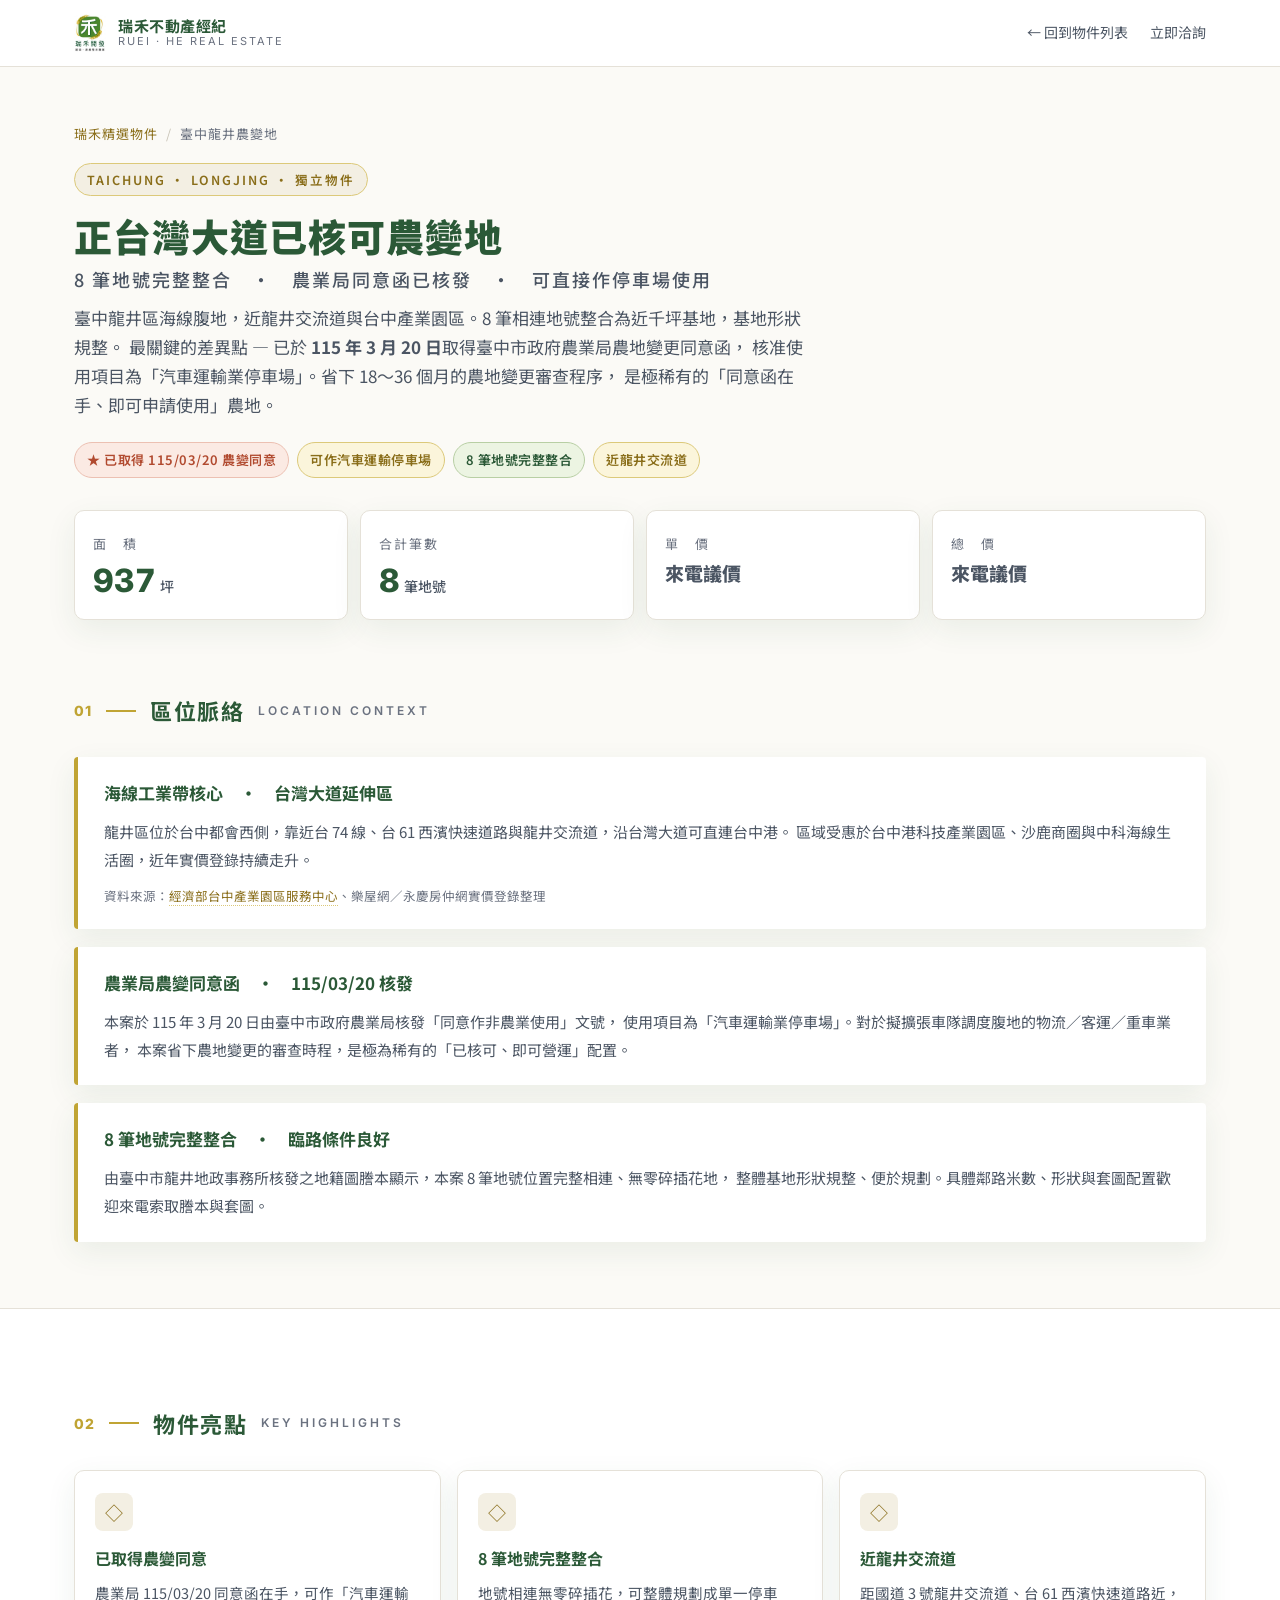
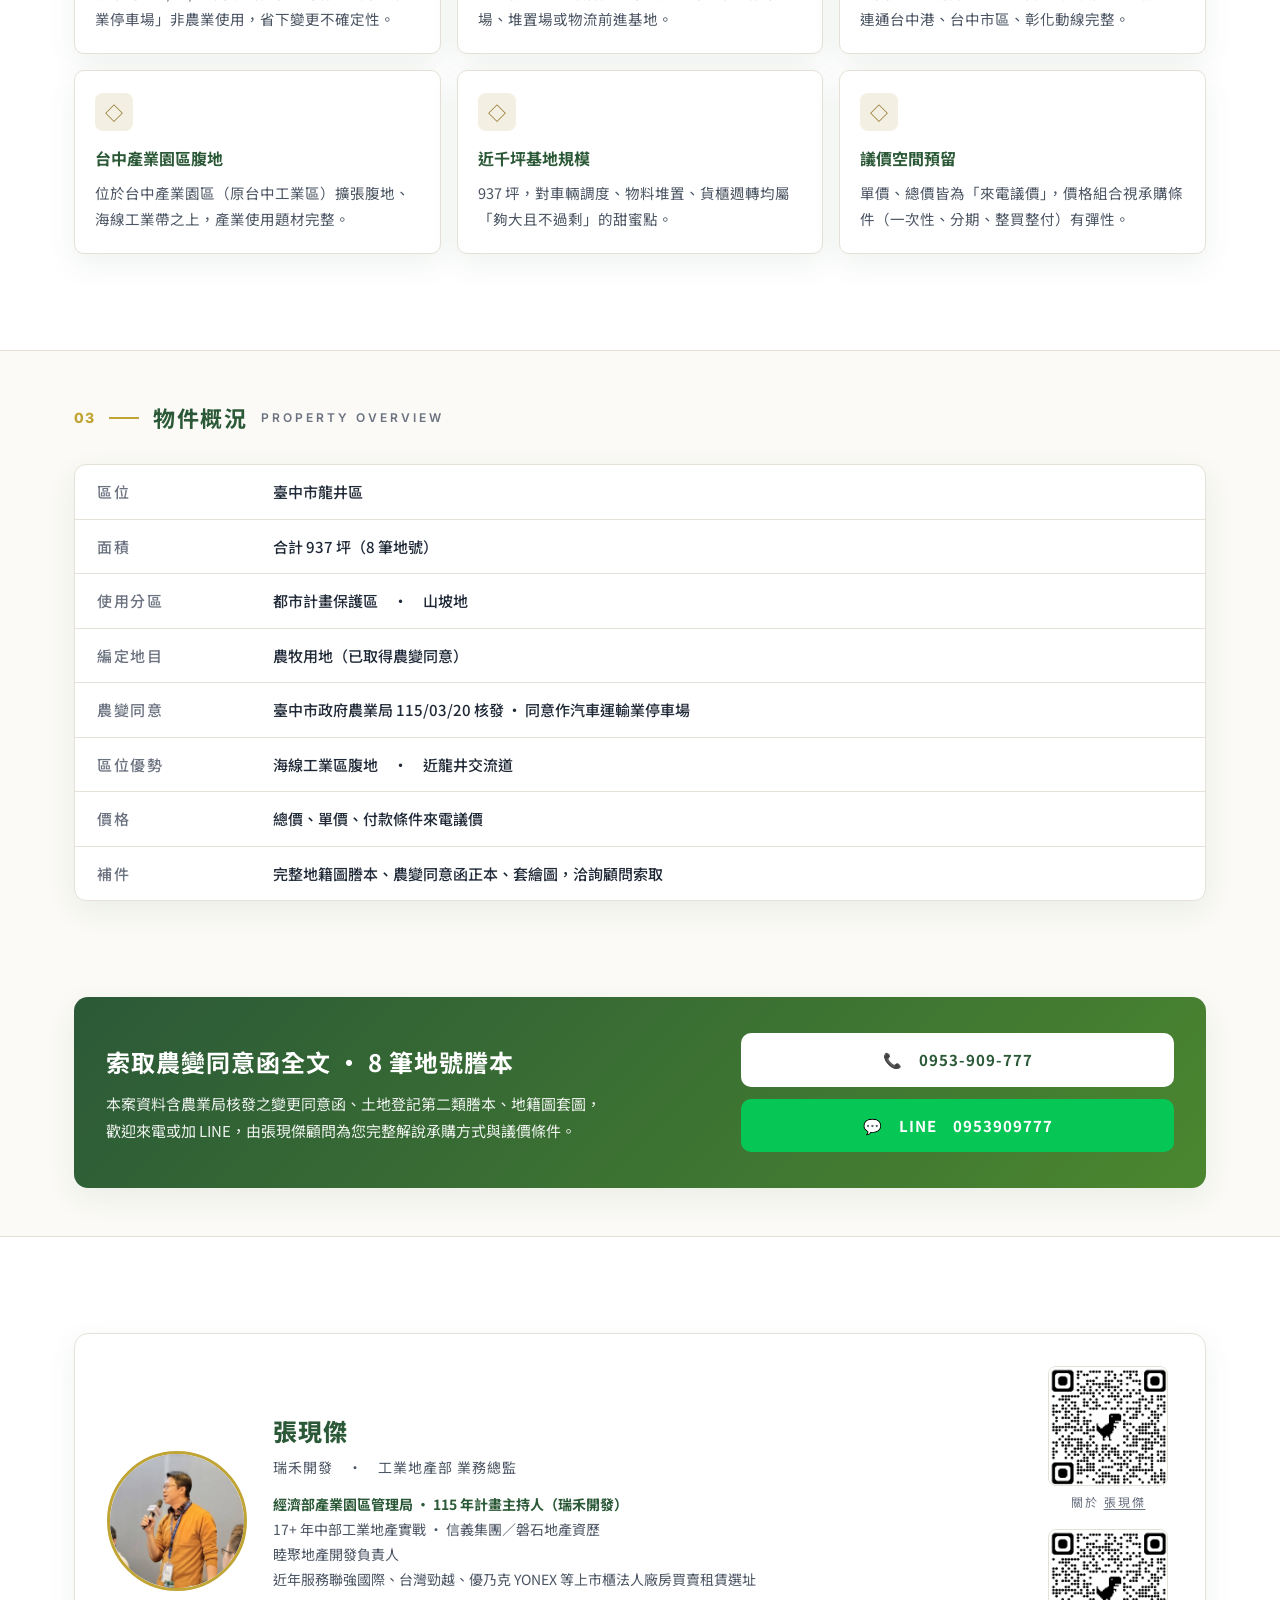
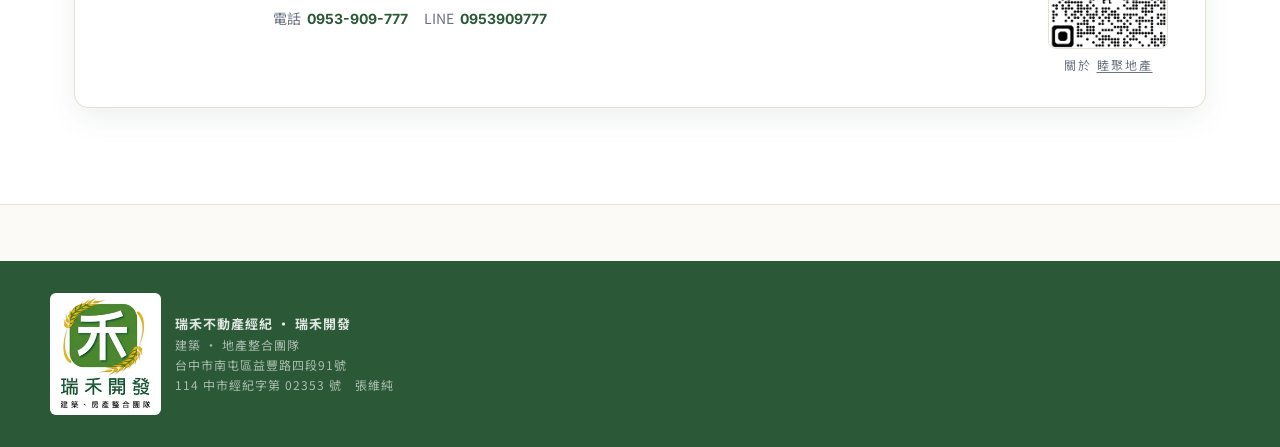
<file: a-longjing.html>
﻿<!doctype html>
<html lang="zh-Hant">
<head>
<meta charset="utf-8">
<meta name="viewport" content="width=device-width, initial-scale=1">
<title>臺中龍井 · 正台灣大道已核可農變地｜瑞禾不動產</title>
<meta name="description" content="A 案：臺中市龍井區 8 筆地號完整整合農地共 937 坪，已取得 115/03/20 農業局農變同意函，可作汽車運輸停車場使用。近龍井交流道與台中產業園區。">
<link rel="preconnect" href="https://fonts.googleapis.com">
<link rel="preconnect" href="https://fonts.gstatic.com" crossorigin>
<link href="https://fonts.googleapis.com/css2?family=Noto+Sans+TC:wght@400;500;600;700;900&family=Inter:wght@500;600;700;900&display=swap" rel="stylesheet">
<link rel="stylesheet" href="assets/style.css">
</head>
<body>

<header class="topbar">
  <div class="topbar-inner">
    <a href="index.html" class="brand-mark">
      <img src="assets/ruihe-logo.png" alt="瑞禾不動產">
      <div class="b-text">
        <span class="b-zh">瑞禾不動產經紀</span>
        <span class="b-en">RUEI · HE  REAL  ESTATE</span>
      </div>
    </a>
    <nav class="top-nav">
      <a href="index.html" class="hide-mobile">← 回到物件列表</a>
      <a href="#contact">立即洽詢</a>
    </nav>
  </div>
</header>

<section class="hero">
  <div class="crumb"><a href="index.html">瑞禾精選物件</a><span class="sep">/</span>臺中龍井農變地</div>
  <div class="hero-tag">TAICHUNG · LONGJING · 獨立物件</div>
  <h1>正台灣大道已核可農變地
    <span class="sub">8 筆地號完整整合　·　農業局同意函已核發　·　可直接作停車場使用</span>
  </h1>
  <p class="hero-lede">
    臺中龍井區海線腹地，近龍井交流道與台中產業園區。8 筆相連地號整合為近千坪基地，基地形狀規整。
    最關鍵的差異點 — 已於 <strong>115 年 3 月 20 日</strong>取得臺中市政府農業局農地變更同意函，
    核准使用項目為「汽車運輸業停車場」。省下 18～36 個月的農地變更審查程序，
    是極稀有的「同意函在手、即可申請使用」農地。
  </p>
  <div class="pill-row">
    <span class="pill hot">★ 已取得 115/03/20 農變同意</span>
    <span class="pill gold">可作汽車運輸停車場</span>
    <span class="pill green">8 筆地號完整整合</span>
    <span class="pill gold">近龍井交流道</span>
  </div>
</section>

<div class="kpi-strip">
  <div class="kpi-card"><div class="lbl">面　積</div><div class="v num">937<span class="u">坪</span></div></div>
  <div class="kpi-card"><div class="lbl">合計筆數</div><div class="v num">8<span class="u">筆地號</span></div></div>
  <div class="kpi-card muted"><div class="lbl">單　價</div><div class="v">來電議價</div></div>
  <div class="kpi-card muted price"><div class="lbl">總　價</div><div class="v">來電議價</div></div>
</div>

<!-- 區位脈絡 -->
<section class="section">
  <div class="sec-head">
    <span class="num-tag">01</span>
    <span class="bar"></span>
    <h2>區位脈絡</h2>
    <span class="en">LOCATION  CONTEXT</span>
  </div>

  <div class="ctx-block">
    <h3>海線工業帶核心　·　台灣大道延伸區</h3>
    <p>
      龍井區位於台中都會西側，靠近台 74 線、台 61 西濱快速道路與龍井交流道，沿台灣大道可直連台中港。
      區域受惠於台中港科技產業園區、沙鹿商圈與中科海線生活圈，近年實價登錄持續走升。
    </p>
    <p class="source">資料來源：<a href="https://www.bip.gov.tw/iphw/taichung/index.do?id=10" target="_blank">經濟部台中產業園區服務中心</a>、樂屋網／永慶房仲網實價登錄整理</p>
  </div>

  <div class="ctx-block">
    <h3>農業局農變同意函　·　115/03/20 核發</h3>
    <p>
      本案於 115 年 3 月 20 日由臺中市政府農業局核發「同意作非農業使用」文號，
      使用項目為「汽車運輸業停車場」。對於擬擴張車隊調度腹地的物流／客運／重車業者，
      本案省下農地變更的審查時程，是極為稀有的「已核可、即可營運」配置。
    </p>
  </div>

  <div class="ctx-block">
    <h3>8 筆地號完整整合　·　臨路條件良好</h3>
    <p>
      由臺中市龍井地政事務所核發之地籍圖謄本顯示，本案 8 筆地號位置完整相連、無零碎插花地，
      整體基地形狀規整、便於規劃。具體鄰路米數、形狀與套圖配置歡迎來電索取謄本與套圖。
    </p>
  </div>
</section>

<!-- 物件亮點 -->
<section class="section alt">
  <div class="inner">
    <div class="sec-head">
      <span class="num-tag">02</span>
      <span class="bar"></span>
      <h2>物件亮點</h2>
      <span class="en">KEY  HIGHLIGHTS</span>
    </div>
    <div class="feature-grid">
      <div class="feat">
        <div class="ic">◇</div>
        <h3>已取得農變同意</h3>
        <p>農業局 115/03/20 同意函在手，可作「汽車運輸業停車場」非農業使用，省下變更不確定性。</p>
      </div>
      <div class="feat">
        <div class="ic">◇</div>
        <h3>8 筆地號完整整合</h3>
        <p>地號相連無零碎插花，可整體規劃成單一停車場、堆置場或物流前進基地。</p>
      </div>
      <div class="feat">
        <div class="ic">◇</div>
        <h3>近龍井交流道</h3>
        <p>距國道 3 號龍井交流道、台 61 西濱快速道路近，連通台中港、台中市區、彰化動線完整。</p>
      </div>
      <div class="feat">
        <div class="ic">◇</div>
        <h3>台中產業園區腹地</h3>
        <p>位於台中產業園區（原台中工業區）擴張腹地、海線工業帶之上，產業使用題材完整。</p>
      </div>
      <div class="feat">
        <div class="ic">◇</div>
        <h3>近千坪基地規模</h3>
        <p>937 坪，對車輛調度、物料堆置、貨櫃週轉均屬「夠大且不過剩」的甜蜜點。</p>
      </div>
      <div class="feat">
        <div class="ic">◇</div>
        <h3>議價空間預留</h3>
        <p>單價、總價皆為「來電議價」，價格組合視承購條件（一次性、分期、整買整付）有彈性。</p>
      </div>
    </div>
  </div>
</section>

<!-- 概況 -->
<section class="section">
  <div class="sec-head">
    <span class="num-tag">03</span>
    <span class="bar"></span>
    <h2>物件概況</h2>
    <span class="en">PROPERTY  OVERVIEW</span>
  </div>
  <div class="overview">
    <div class="row"><div class="k">區位</div><div class="v">臺中市龍井區</div></div>
    <div class="row"><div class="k">面積</div><div class="v">合計 937 坪（8 筆地號）</div></div>
    <div class="row"><div class="k">使用分區</div><div class="v">都市計畫保護區　·　山坡地</div></div>
    <div class="row"><div class="k">編定地目</div><div class="v">農牧用地（已取得農變同意）</div></div>
    <div class="row"><div class="k">農變同意</div><div class="v">臺中市政府農業局 115/03/20 核發 · 同意作汽車運輸業停車場</div></div>
    <div class="row"><div class="k">區位優勢</div><div class="v">海線工業區腹地　·　近龍井交流道</div></div>
    <div class="row"><div class="k">價格</div><div class="v">總價、單價、付款條件來電議價</div></div>
    <div class="row"><div class="k">補件</div><div class="v">完整地籍圖謄本、農變同意函正本、套繪圖，洽詢顧問索取</div></div>
  </div>
</section>

<!-- CTA -->
<section class="section">
  <div class="cta-banner" id="contact">
    <div>
      <h3>索取農變同意函全文 · 8 筆地號謄本</h3>
      <p>本案資料含農業局核發之變更同意函、土地登記第二類謄本、地籍圖套圖，<br>歡迎來電或加 LINE，由張現傑顧問為您完整解說承購方式與議價條件。</p>
    </div>
    <div class="btns">
      <a class="btn" href="tel:0953909777">📞　0953-909-777</a>
      <a class="btn line" href="https://line.me/ti/p/~0953909777">💬　LINE　0953909777</a>
    </div>
  </div>
</section>

<!-- Agent -->
<section class="section alt">
  <div class="inner">
    <div class="agent-card">
      <div class="photo"><img src="assets/profile.jpg" alt="張現傑"></div>
      <div class="info">
        <div class="nm">張現傑</div>
        <div class="ti">瑞禾開發　·　工業地產部 業務總監</div>
        <div class="bio">
          <strong>經濟部產業園區管理局 · 115 年計畫主持人（瑞禾開發）</strong><br>
          17+ 年中部工業地產實戰 · 信義集團／磐石地產資歷<br>
          睦聚地產開發負責人<br>
          近年服務聯強國際、台灣勁越、優乃克 YONEX 等上市櫃法人廠房買賣租賃選址
        </div>
        <div class="contacts">
          <div class="c"><span class="k">電話</span><span class="v">0953-909-777</span></div>
          <div class="c"><span class="k">LINE</span><span class="v">0953909777</span></div>
        </div>
      </div>
      <div class="qr-group">
        <div class="qr">
          <img src="assets/about-qr.png" alt="關於現傑">
          <div class="qr-lbl">關於 <a href="https://mac2good909777-commits.github.io/about-mac/" target="_blank" style="color:inherit;text-decoration:underline;text-underline-offset:2px;">張現傑</a></div>
        </div>
        <div class="qr">
          <img src="assets/line-qr.png" alt="LINE QR Code">
          <div class="qr-lbl">關於 <a href="https://mac2good909777-commits.github.io/contact/" target="_blank" style="color:inherit;text-decoration:underline;text-underline-offset:2px;">睦聚地產</a></div>
        </div>
      </div>
    </div>
  </div>
</section>

<footer class="site-footer">
  <div class="inner">
    <div class="brand">
      <img src="assets/ruihe-logo.png" alt="瑞禾不動產">
      <div>
        <div style="font-weight:700;letter-spacing:1px;">瑞禾不動產經紀 · 瑞禾開發</div>
        <div class="legal">建築 · 地產整合團隊</div>
        <div class="legal">台中市南屯區益豐路四段91號</div>
        <div class="legal">114 中市經紀字第 02353 號　張維純</div>
      </div>
    </div>
  </div>
</footer>

</body>
</html>
</file>
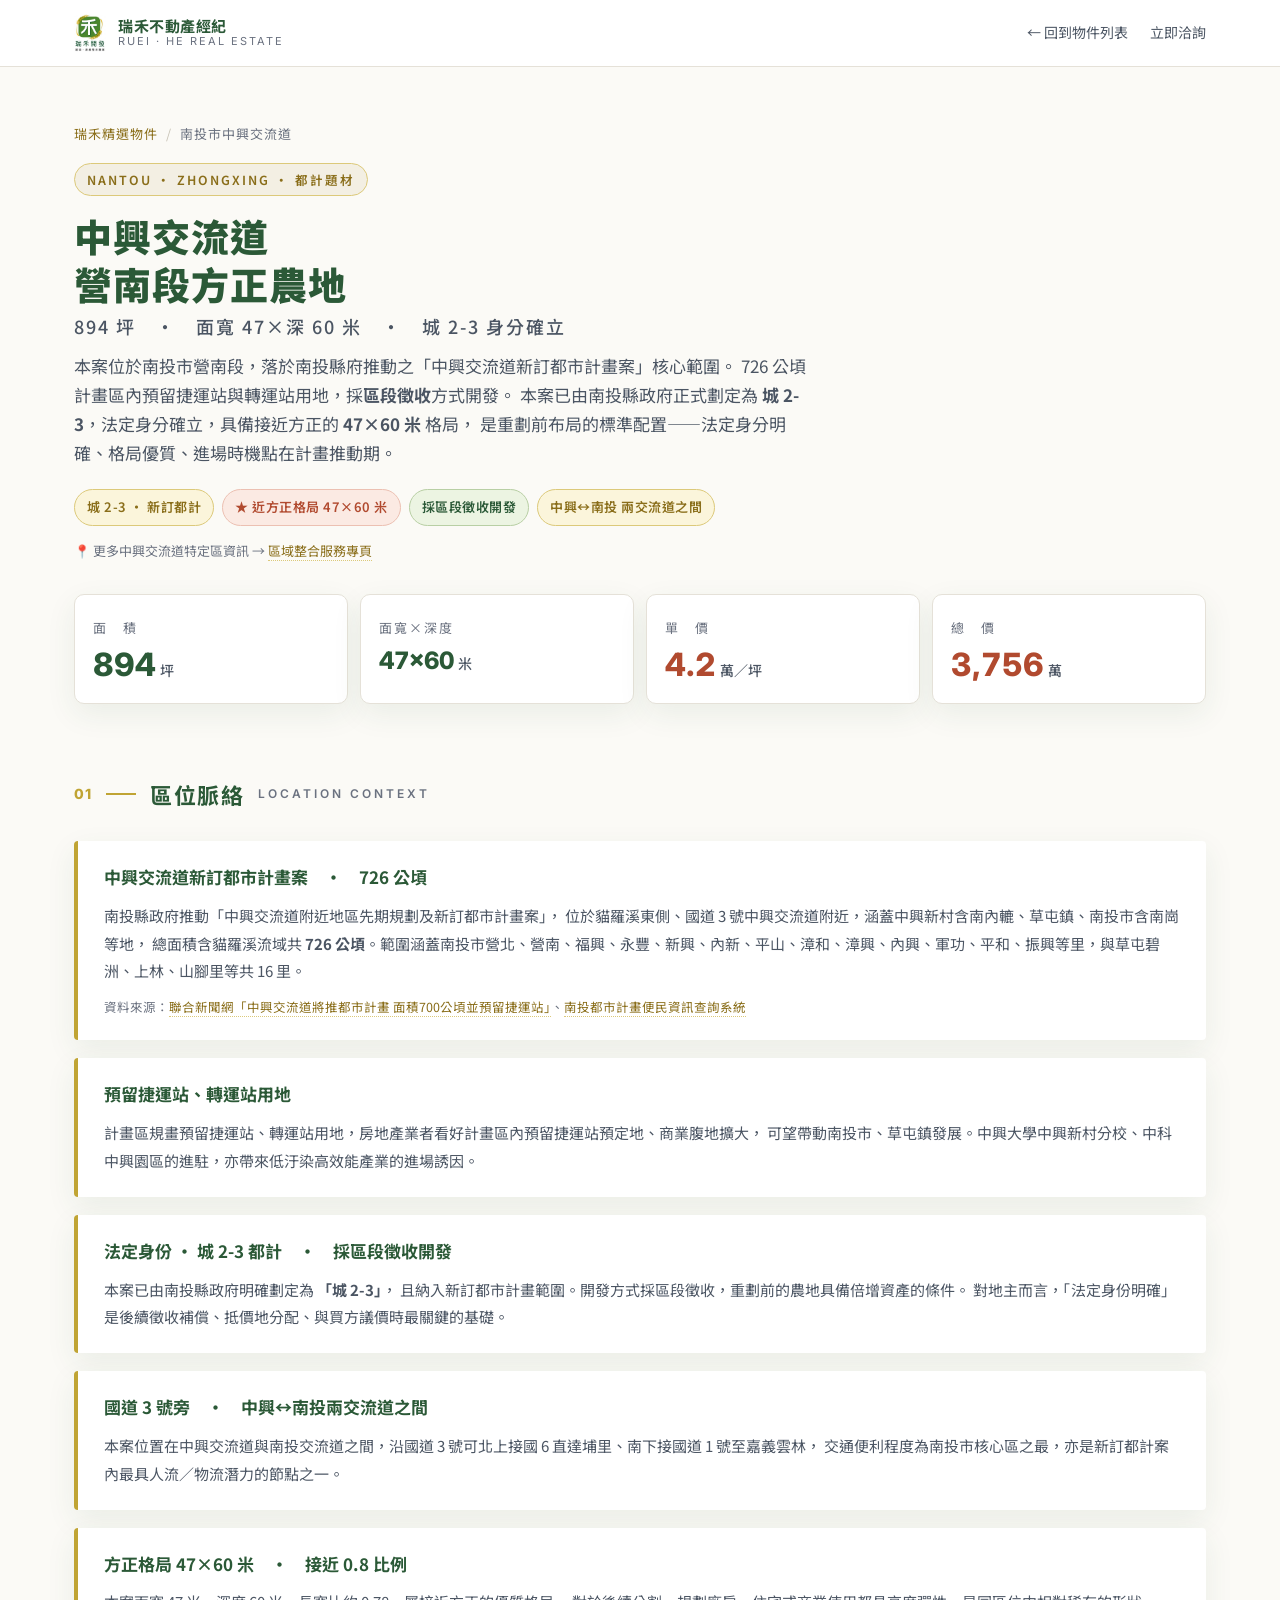
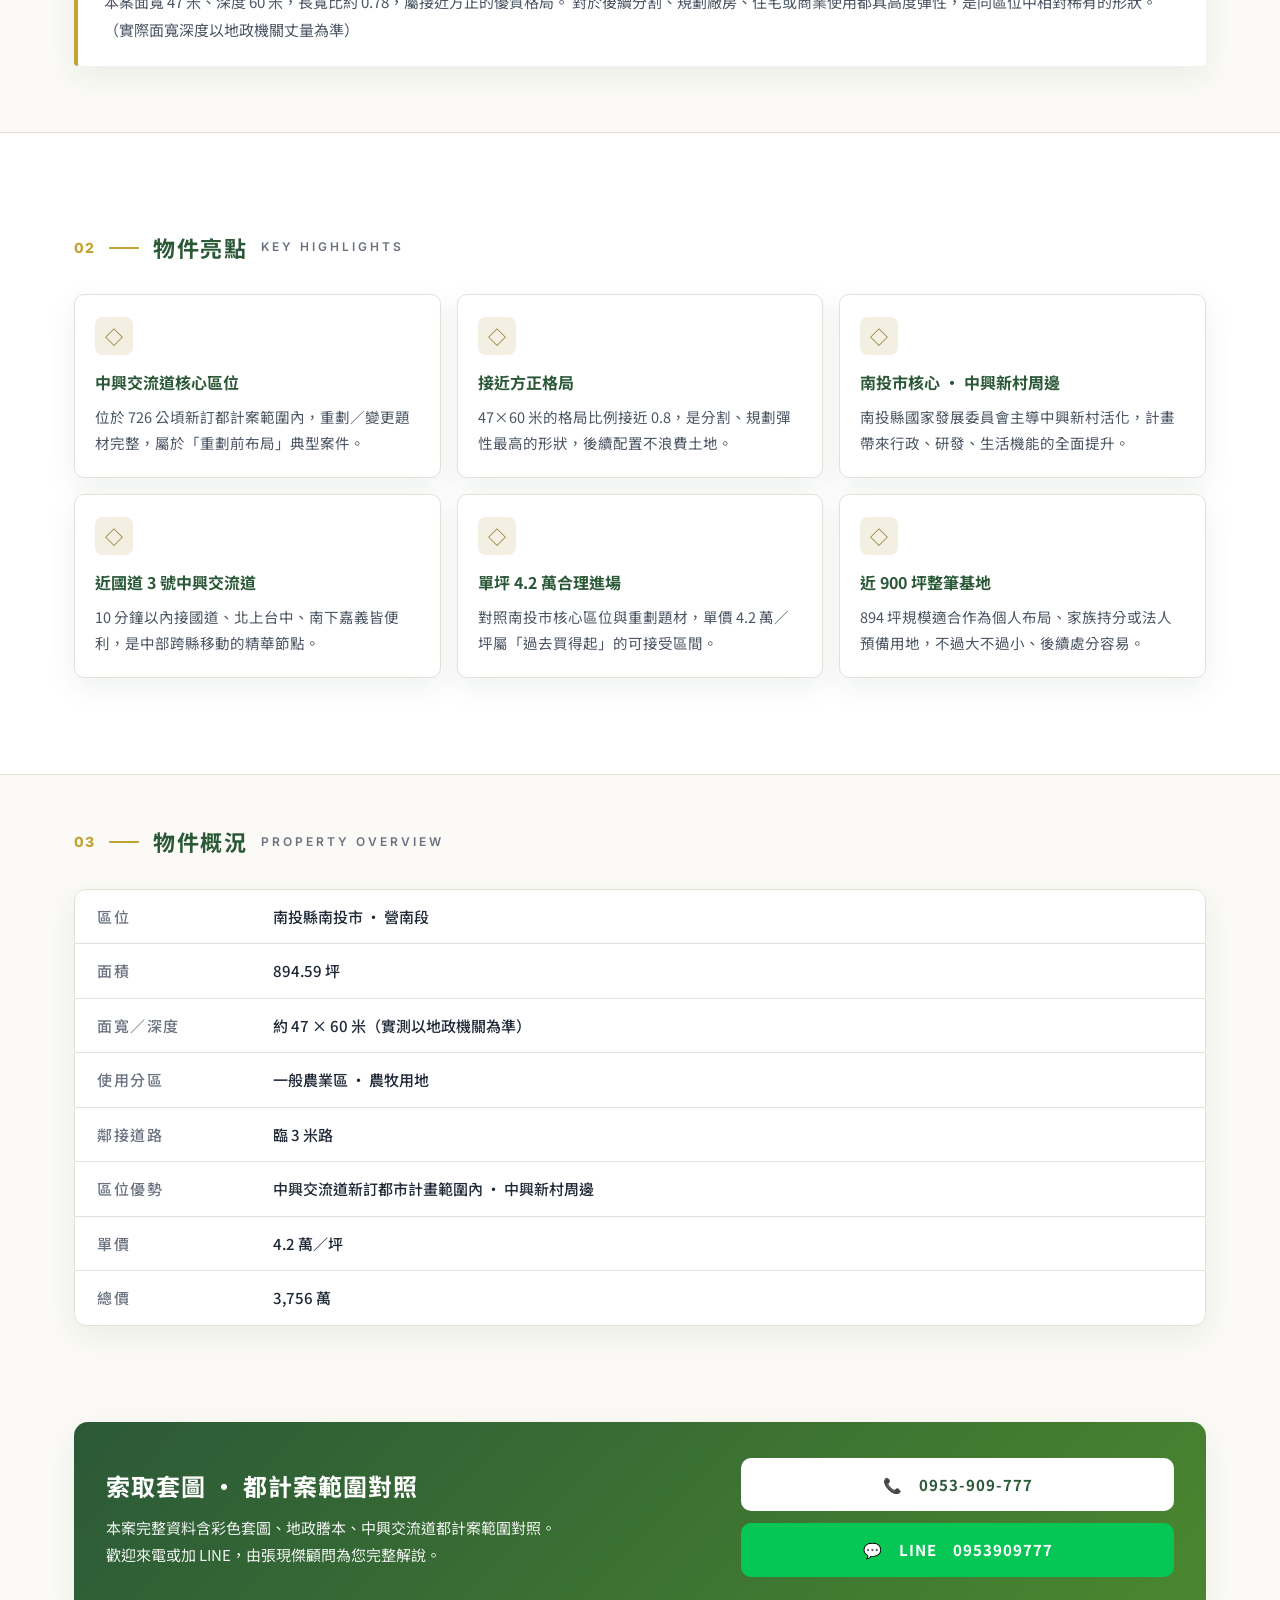
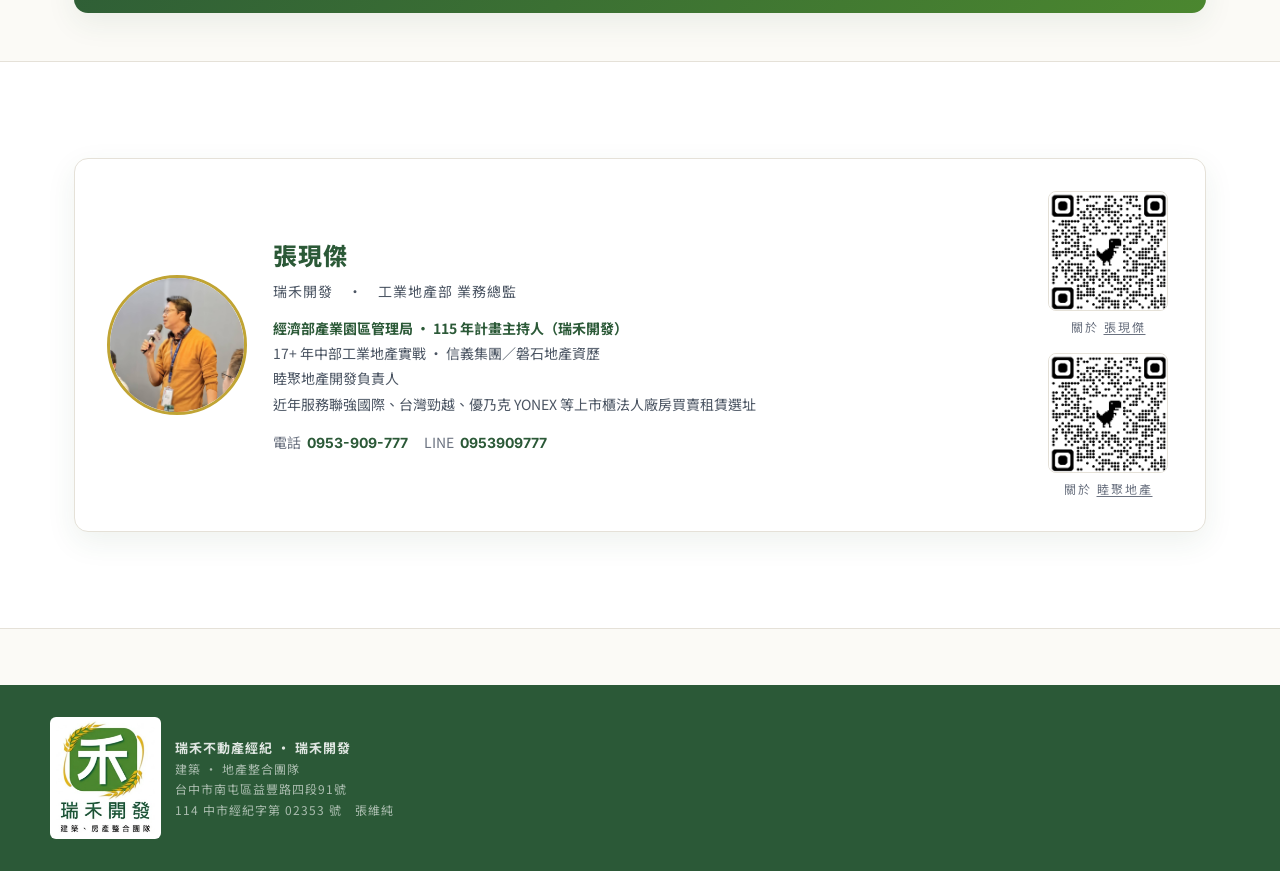
<file: b-yingnan.html>
﻿<!doctype html>
<html lang="zh-Hant">
<head>
<meta charset="utf-8">
<meta name="viewport" content="width=device-width, initial-scale=1">
<title>南投市 · 中興交流道新訂都計農地　營南段方正農地｜瑞禾不動產</title>
<meta name="description" content="B 案：南投市營南段 894 坪農地，面寬 47 米、深度 60 米近方正格局，落於中興交流道新訂都市計畫案 726 公頃範圍核心。單價 4.2 萬／坪、總價 3,756 萬。">
<link rel="preconnect" href="https://fonts.googleapis.com">
<link rel="preconnect" href="https://fonts.gstatic.com" crossorigin>
<link href="https://fonts.googleapis.com/css2?family=Noto+Sans+TC:wght@400;500;600;700;900&family=Inter:wght@500;600;700;900&display=swap" rel="stylesheet">
<link rel="stylesheet" href="assets/style.css">
</head>
<body>

<header class="topbar">
  <div class="topbar-inner">
    <a href="index.html" class="brand-mark">
      <img src="assets/ruihe-logo.png" alt="瑞禾不動產">
      <div class="b-text">
        <span class="b-zh">瑞禾不動產經紀</span>
        <span class="b-en">RUEI · HE  REAL  ESTATE</span>
      </div>
    </a>
    <nav class="top-nav">
      <a href="index.html" class="hide-mobile">← 回到物件列表</a>
      <a href="#contact">立即洽詢</a>
    </nav>
  </div>
</header>

<section class="hero">
  <div class="crumb"><a href="index.html">瑞禾精選物件</a><span class="sep">/</span>南投市中興交流道</div>
  <div class="hero-tag">NANTOU · ZHONGXING · 都計題材</div>
  <h1>中興交流道<br>營南段方正農地
    <span class="sub">894 坪　·　面寬 47×深 60 米　·　城 2-3 身分確立</span>
  </h1>
  <p class="hero-lede">
    本案位於南投市營南段，落於南投縣府推動之「中興交流道新訂都市計畫案」核心範圍。
    726 公頃計畫區內預留捷運站與轉運站用地，採<strong>區段徵收</strong>方式開發。
    本案已由南投縣政府正式劃定為 <strong>城 2-3</strong>，法定身分確立，具備接近方正的 <strong>47×60 米</strong> 格局，
    是重劃前布局的標準配置——法定身分明確、格局優質、進場時機點在計畫推動期。
  </p>
  <div class="pill-row">
    <span class="pill gold">城 2-3 · 新訂都計</span>
    <span class="pill hot">★ 近方正格局 47×60 米</span>
    <span class="pill green">採區段徵收開發</span>
    <span class="pill gold">中興↔南投 兩交流道之間</span>
  </div>
  <p style="margin-top:14px;font-size:13px;color:var(--text-light);">
    📍 更多中興交流道特定區資訊 →
    <a href="zhongxing-area.html" style="color:var(--ink-gold);border-bottom:1px dotted var(--rule-gold);">區域整合服務專頁</a>
  </p>
</section>

<div class="kpi-strip">
  <div class="kpi-card"><div class="lbl">面　積</div><div class="v num">894<span class="u">坪</span></div></div>
  <div class="kpi-card"><div class="lbl">面寬×深度</div><div class="v num" style="font-size:24px;">47×60<span class="u">米</span></div></div>
  <div class="kpi-card price"><div class="lbl">單　價</div><div class="v num">4.2<span class="u">萬／坪</span></div></div>
  <div class="kpi-card price"><div class="lbl">總　價</div><div class="v num">3,756<span class="u">萬</span></div></div>
</div>

<!-- 區位脈絡 -->
<section class="section">
  <div class="sec-head">
    <span class="num-tag">01</span>
    <span class="bar"></span>
    <h2>區位脈絡</h2>
    <span class="en">LOCATION  CONTEXT</span>
  </div>

  <div class="ctx-block">
    <h3>中興交流道新訂都市計畫案　·　726 公頃</h3>
    <p>
      南投縣政府推動「中興交流道附近地區先期規劃及新訂都市計畫案」，
      位於貓羅溪東側、國道 3 號中興交流道附近，涵蓋中興新村含南內轆、草屯鎮、南投市含南崗等地，
      總面積含貓羅溪流域共 <strong>726 公頃</strong>。範圍涵蓋南投市營北、營南、福興、永豐、新興、內新、平山、漳和、漳興、內興、軍功、平和、振興等里，與草屯碧洲、上林、山腳里等共 16 里。
    </p>
    <p class="source">資料來源：<a href="https://udn.com/news/story/7325/7889902" target="_blank">聯合新聞網「中興交流道將推都市計畫 面積700公頃並預留捷運站」</a>、<a href="https://up.nantou.gov.tw/zxsiurbanplan" target="_blank">南投都市計畫便民資訊查詢系統</a></p>
  </div>

  <div class="ctx-block">
    <h3>預留捷運站、轉運站用地</h3>
    <p>
      計畫區規畫預留捷運站、轉運站用地，房地產業者看好計畫區內預留捷運站預定地、商業腹地擴大，
      可望帶動南投市、草屯鎮發展。中興大學中興新村分校、中科中興園區的進駐，亦帶來低汙染高效能產業的進場誘因。
    </p>
  </div>

  <div class="ctx-block">
    <h3>法定身份 · 城 2-3 都計　·　採區段徵收開發</h3>
    <p>
      本案已由南投縣政府明確劃定為 <strong>「城 2-3」</strong>，
      且納入新訂都市計畫範圍。開發方式採區段徵收，重劃前的農地具備倍增資產的條件。
      對地主而言，「法定身份明確」是後續徵收補償、抵價地分配、與買方議價時最關鍵的基礎。
    </p>
  </div>

  <div class="ctx-block">
    <h3>國道 3 號旁　·　中興↔南投兩交流道之間</h3>
    <p>
      本案位置在中興交流道與南投交流道之間，沿國道 3 號可北上接國 6 直達埔里、南下接國道 1 號至嘉義雲林，
      交通便利程度為南投市核心區之最，亦是新訂都計案內最具人流／物流潛力的節點之一。
    </p>
  </div>

  <div class="ctx-block">
    <h3>方正格局 47×60 米　·　接近 0.8 比例</h3>
    <p>
      本案面寬 47 米、深度 60 米，長寬比約 0.78，屬接近方正的優質格局。
      對於後續分割、規劃廠房、住宅或商業使用都具高度彈性，是同區位中相對稀有的形狀。
      （實際面寬深度以地政機關丈量為準）
    </p>
  </div>
</section>

<!-- 物件亮點 -->
<section class="section alt">
  <div class="inner">
    <div class="sec-head">
      <span class="num-tag">02</span>
      <span class="bar"></span>
      <h2>物件亮點</h2>
      <span class="en">KEY  HIGHLIGHTS</span>
    </div>
    <div class="feature-grid">
      <div class="feat">
        <div class="ic">◇</div>
        <h3>中興交流道核心區位</h3>
        <p>位於 726 公頃新訂都計案範圍內，重劃／變更題材完整，屬於「重劃前布局」典型案件。</p>
      </div>
      <div class="feat">
        <div class="ic">◇</div>
        <h3>接近方正格局</h3>
        <p>47×60 米的格局比例接近 0.8，是分割、規劃彈性最高的形狀，後續配置不浪費土地。</p>
      </div>
      <div class="feat">
        <div class="ic">◇</div>
        <h3>南投市核心 · 中興新村周邊</h3>
        <p>南投縣國家發展委員會主導中興新村活化，計畫帶來行政、研發、生活機能的全面提升。</p>
      </div>
      <div class="feat">
        <div class="ic">◇</div>
        <h3>近國道 3 號中興交流道</h3>
        <p>10 分鐘以內接國道、北上台中、南下嘉義皆便利，是中部跨縣移動的精華節點。</p>
      </div>
      <div class="feat">
        <div class="ic">◇</div>
        <h3>單坪 4.2 萬合理進場</h3>
        <p>對照南投市核心區位與重劃題材，單價 4.2 萬／坪屬「過去買得起」的可接受區間。</p>
      </div>
      <div class="feat">
        <div class="ic">◇</div>
        <h3>近 900 坪整筆基地</h3>
        <p>894 坪規模適合作為個人布局、家族持分或法人預備用地，不過大不過小、後續處分容易。</p>
      </div>
    </div>
  </div>
</section>

<!-- 概況 -->
<section class="section">
  <div class="sec-head">
    <span class="num-tag">03</span>
    <span class="bar"></span>
    <h2>物件概況</h2>
    <span class="en">PROPERTY  OVERVIEW</span>
  </div>
  <div class="overview">
    <div class="row"><div class="k">區位</div><div class="v">南投縣南投市 · 營南段</div></div>
    <div class="row"><div class="k">面積</div><div class="v">894.59 坪</div></div>
    <div class="row"><div class="k">面寬／深度</div><div class="v">約 47 × 60 米（實測以地政機關為準）</div></div>
    <div class="row"><div class="k">使用分區</div><div class="v">一般農業區 · 農牧用地</div></div>
    <div class="row"><div class="k">鄰接道路</div><div class="v">臨 3 米路</div></div>
    <div class="row"><div class="k">區位優勢</div><div class="v">中興交流道新訂都市計畫範圍內 · 中興新村周邊</div></div>
    <div class="row"><div class="k">單價</div><div class="v">4.2 萬／坪</div></div>
    <div class="row"><div class="k">總價</div><div class="v">3,756 萬</div></div>
  </div>
</section>

<!-- CTA -->
<section class="section">
  <div class="cta-banner" id="contact">
    <div>
      <h3>索取套圖 · 都計案範圍對照</h3>
      <p>本案完整資料含彩色套圖、地政謄本、中興交流道都計案範圍對照。<br>歡迎來電或加 LINE，由張現傑顧問為您完整解說。</p>
    </div>
    <div class="btns">
      <a class="btn" href="tel:0953909777">📞　0953-909-777</a>
      <a class="btn line" href="https://line.me/ti/p/~0953909777">💬　LINE　0953909777</a>
    </div>
  </div>
</section>

<!-- Agent -->
<section class="section alt">
  <div class="inner">
    <div class="agent-card">
      <div class="photo"><img src="assets/profile.jpg" alt="張現傑"></div>
      <div class="info">
        <div class="nm">張現傑</div>
        <div class="ti">瑞禾開發　·　工業地產部 業務總監</div>
        <div class="bio">
          <strong>經濟部產業園區管理局 · 115 年計畫主持人（瑞禾開發）</strong><br>
          17+ 年中部工業地產實戰 · 信義集團／磐石地產資歷<br>
          睦聚地產開發負責人<br>
          近年服務聯強國際、台灣勁越、優乃克 YONEX 等上市櫃法人廠房買賣租賃選址
        </div>
        <div class="contacts">
          <div class="c"><span class="k">電話</span><span class="v">0953-909-777</span></div>
          <div class="c"><span class="k">LINE</span><span class="v">0953909777</span></div>
        </div>
      </div>
      <div class="qr-group">
        <div class="qr">
          <img src="assets/about-qr.png" alt="關於現傑">
          <div class="qr-lbl">關於 <a href="https://mac2good909777-commits.github.io/about-mac/" target="_blank" style="color:inherit;text-decoration:underline;text-underline-offset:2px;">張現傑</a></div>
        </div>
        <div class="qr">
          <img src="assets/line-qr.png" alt="LINE QR Code">
          <div class="qr-lbl">關於 <a href="https://mac2good909777-commits.github.io/contact/" target="_blank" style="color:inherit;text-decoration:underline;text-underline-offset:2px;">睦聚地產</a></div>
        </div>
      </div>
    </div>
  </div>
</section>

<footer class="site-footer">
  <div class="inner">
    <div class="brand">
      <img src="assets/ruihe-logo.png" alt="瑞禾不動產">
      <div>
        <div style="font-weight:700;letter-spacing:1px;">瑞禾不動產經紀 · 瑞禾開發</div>
        <div class="legal">建築 · 地產整合團隊</div>
        <div class="legal">台中市南屯區益豐路四段91號</div>
        <div class="legal">114 中市經紀字第 02353 號　張維純</div>
      </div>
    </div>
  </div>
</footer>

</body>
</html>
</file>
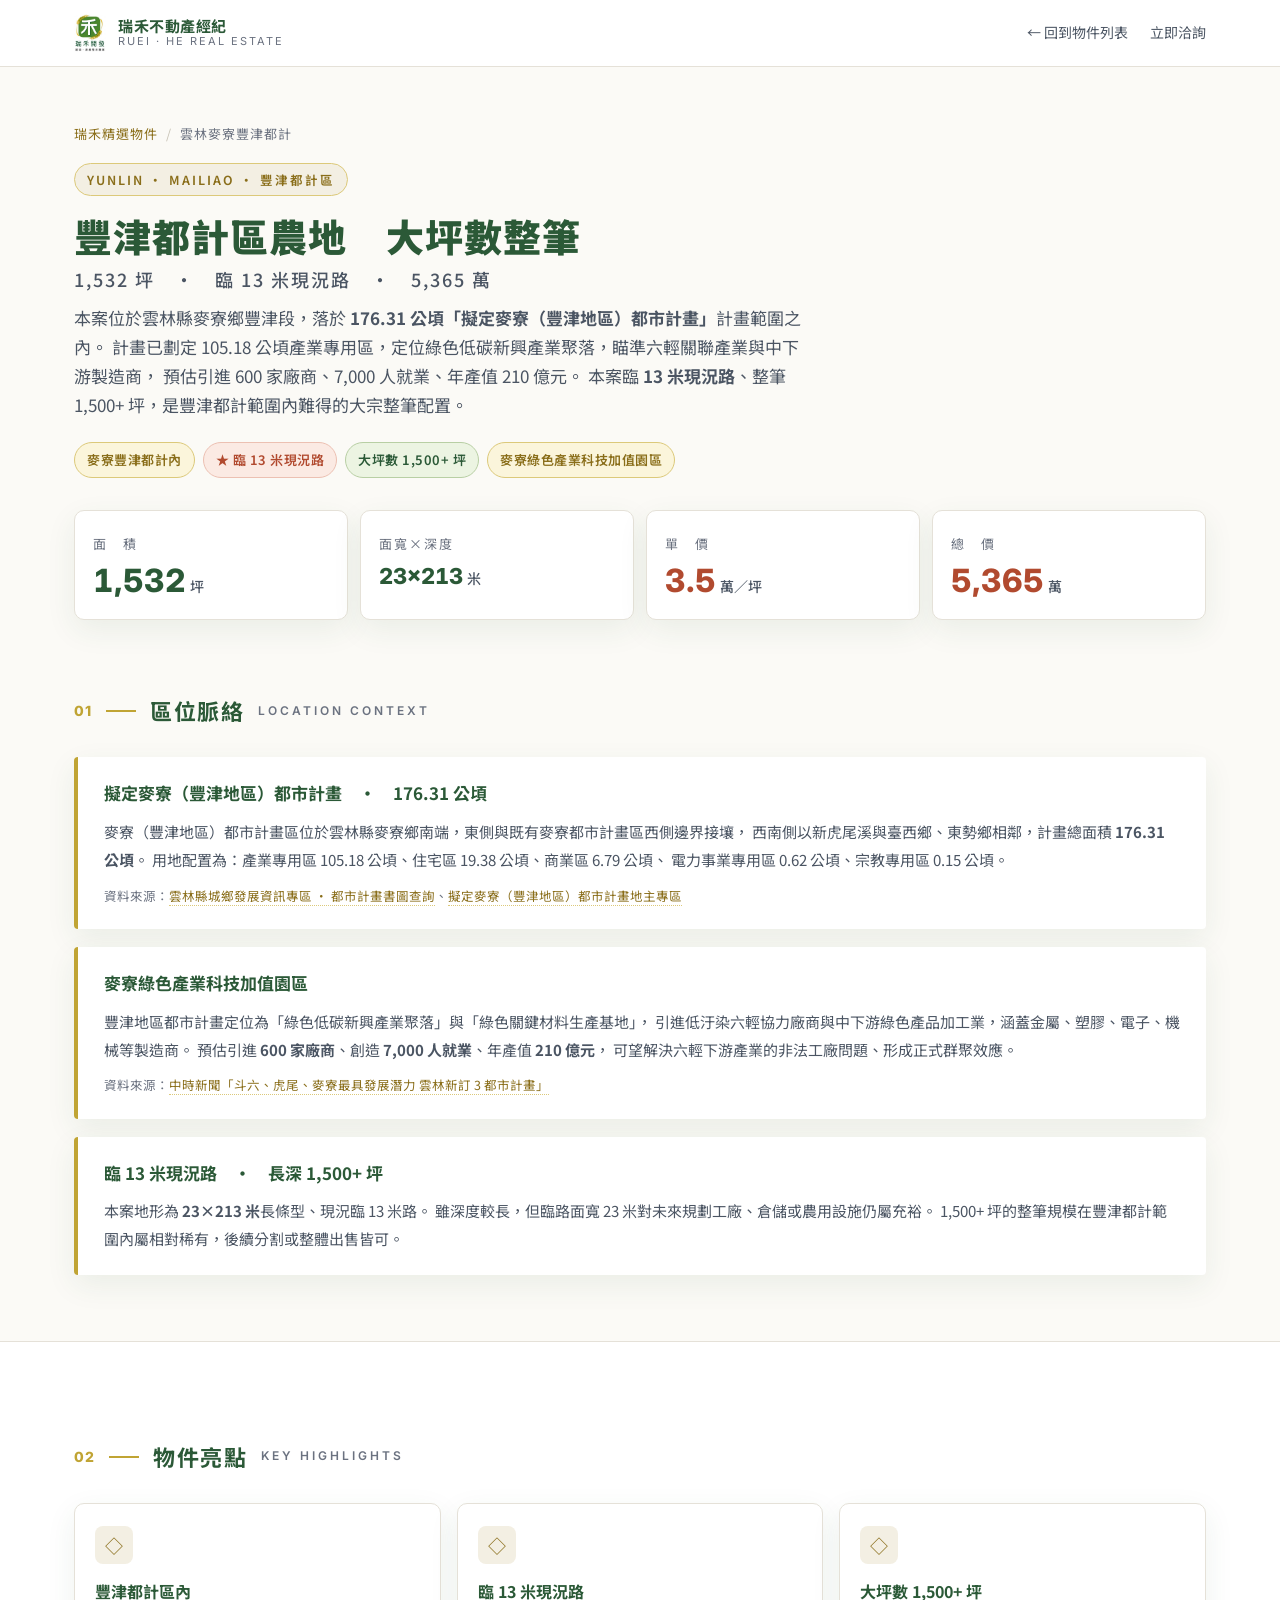
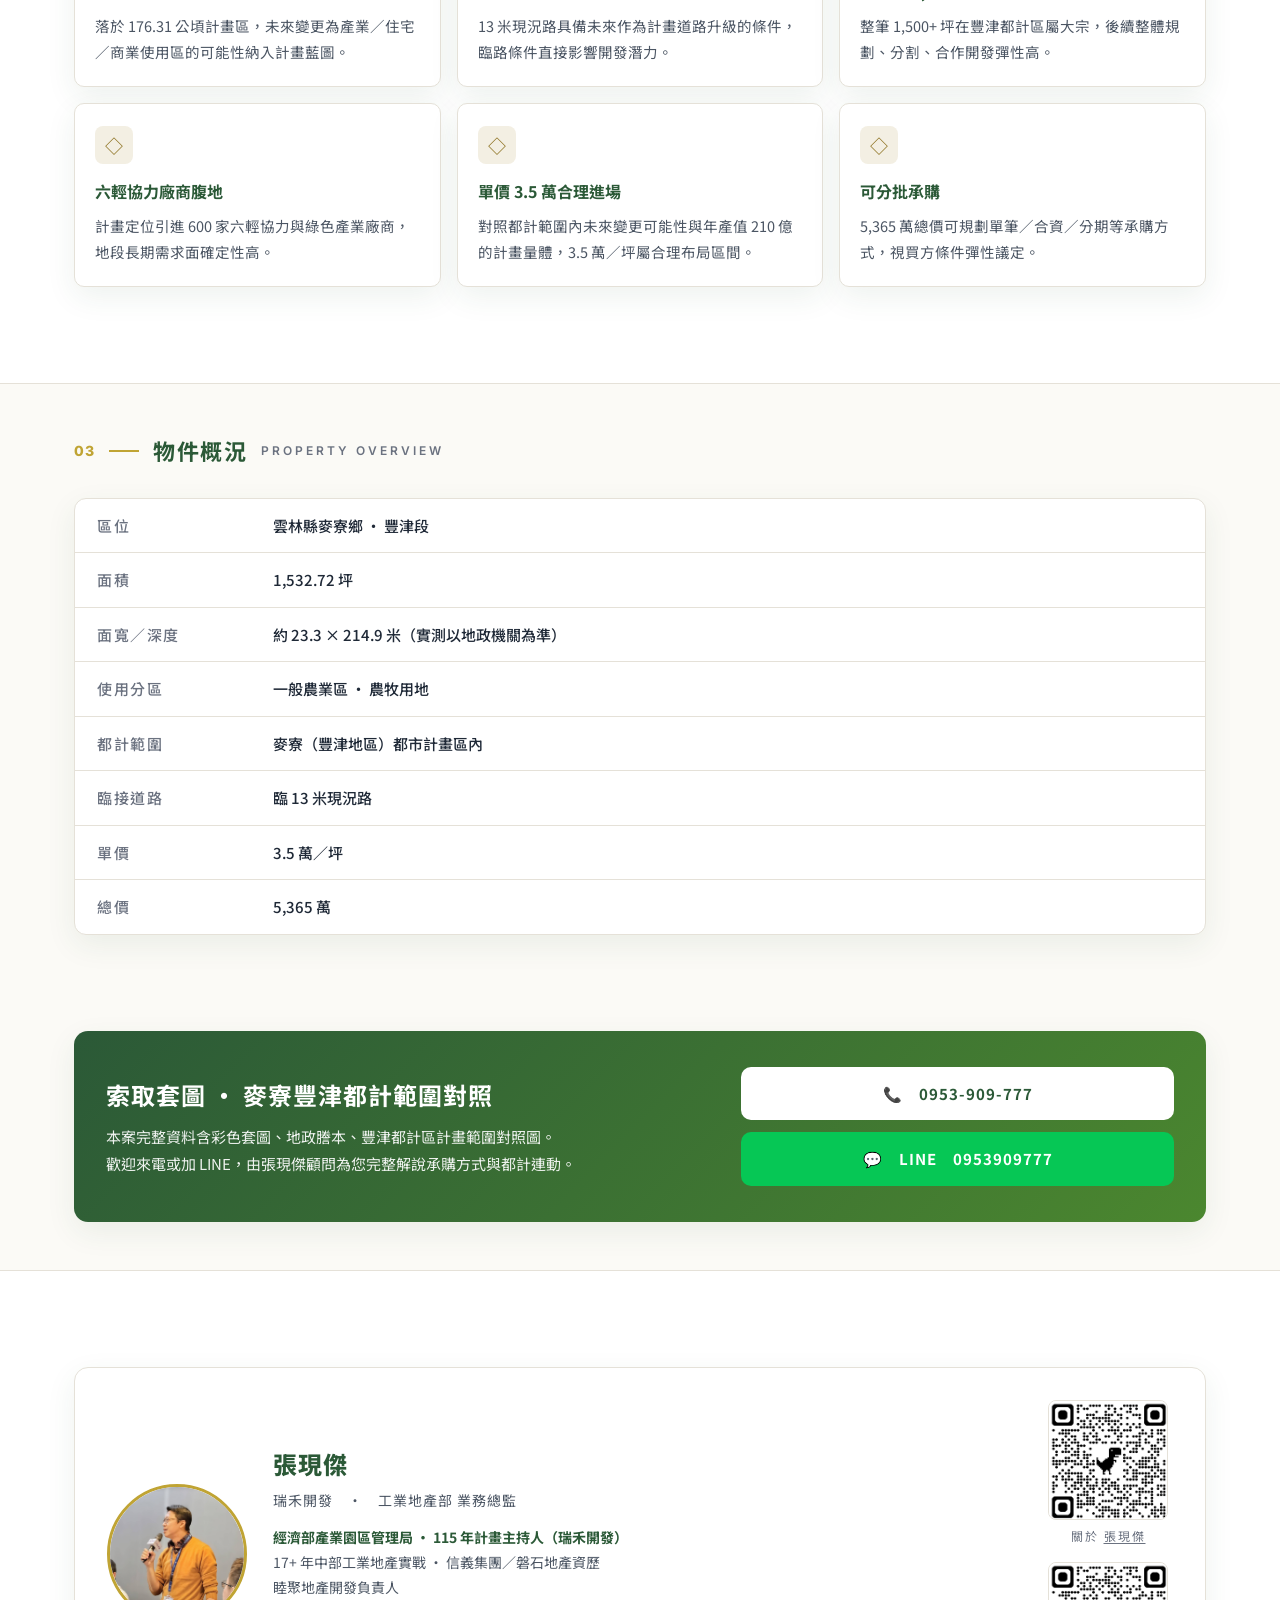
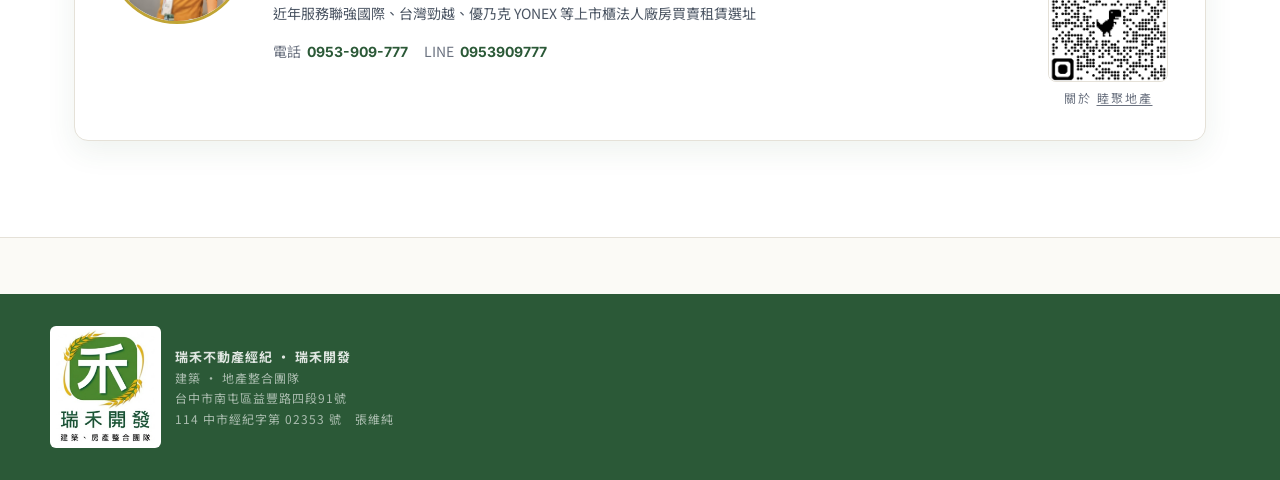
<file: c-fengjin-a.html>
﻿<!doctype html>
<html lang="zh-Hant">
<head>
<meta charset="utf-8">
<meta name="viewport" content="width=device-width, initial-scale=1">
<title>雲林麥寮 · 豐津都計區農地　1,532 坪大坪數整筆｜瑞禾不動產</title>
<meta name="description" content="C 案：雲林麥寮豐津段 1,532 坪農地，臨 13 米現況路，落於 176 公頃麥寮（豐津地區）都市計畫產業專用區。單價 3.5 萬／坪、總價 5,365 萬。">
<link rel="preconnect" href="https://fonts.googleapis.com">
<link rel="preconnect" href="https://fonts.gstatic.com" crossorigin>
<link href="https://fonts.googleapis.com/css2?family=Noto+Sans+TC:wght@400;500;600;700;900&family=Inter:wght@500;600;700;900&display=swap" rel="stylesheet">
<link rel="stylesheet" href="assets/style.css">
</head>
<body>

<header class="topbar">
  <div class="topbar-inner">
    <a href="index.html" class="brand-mark">
      <img src="assets/ruihe-logo.png" alt="瑞禾不動產">
      <div class="b-text">
        <span class="b-zh">瑞禾不動產經紀</span>
        <span class="b-en">RUEI · HE  REAL  ESTATE</span>
      </div>
    </a>
    <nav class="top-nav">
      <a href="index.html" class="hide-mobile">← 回到物件列表</a>
      <a href="#contact">立即洽詢</a>
    </nav>
  </div>
</header>

<section class="hero">
  <div class="crumb"><a href="index.html">瑞禾精選物件</a><span class="sep">/</span>雲林麥寮豐津都計</div>
  <div class="hero-tag">YUNLIN · MAILIAO · 豐津都計區</div>
  <h1>豐津都計區農地　大坪數整筆
    <span class="sub">1,532 坪　·　臨 13 米現況路　·　5,365 萬</span>
  </h1>
  <p class="hero-lede">
    本案位於雲林縣麥寮鄉豐津段，落於 <strong>176.31 公頃「擬定麥寮（豐津地區）都市計畫」</strong>計畫範圍之內。
    計畫已劃定 105.18 公頃產業專用區，定位綠色低碳新興產業聚落，瞄準六輕關聯產業與中下游製造商，
    預估引進 600 家廠商、7,000 人就業、年產值 210 億元。
    本案臨 <strong>13 米現況路</strong>、整筆 1,500+ 坪，是豐津都計範圍內難得的大宗整筆配置。
  </p>
  <div class="pill-row">
    <span class="pill gold">麥寮豐津都計內</span>
    <span class="pill hot">★ 臨 13 米現況路</span>
    <span class="pill green">大坪數 1,500+ 坪</span>
    <span class="pill gold">麥寮綠色產業科技加值園區</span>
  </div>
</section>

<div class="kpi-strip">
  <div class="kpi-card"><div class="lbl">面　積</div><div class="v num">1,532<span class="u">坪</span></div></div>
  <div class="kpi-card"><div class="lbl">面寬×深度</div><div class="v num" style="font-size:22px;">23×213<span class="u">米</span></div></div>
  <div class="kpi-card price"><div class="lbl">單　價</div><div class="v num">3.5<span class="u">萬／坪</span></div></div>
  <div class="kpi-card price"><div class="lbl">總　價</div><div class="v num">5,365<span class="u">萬</span></div></div>
</div>

<!-- 區位脈絡 -->
<section class="section">
  <div class="sec-head">
    <span class="num-tag">01</span>
    <span class="bar"></span>
    <h2>區位脈絡</h2>
    <span class="en">LOCATION  CONTEXT</span>
  </div>

  <div class="ctx-block">
    <h3>擬定麥寮（豐津地區）都市計畫　·　176.31 公頃</h3>
    <p>
      麥寮（豐津地區）都市計畫區位於雲林縣麥寮鄉南端，東側與既有麥寮都市計畫區西側邊界接壤，
      西南側以新虎尾溪與臺西鄉、東勢鄉相鄰，計畫總面積 <strong>176.31 公頃</strong>。
      用地配置為：產業專用區 105.18 公頃、住宅區 19.38 公頃、商業區 6.79 公頃、
      電力事業專用區 0.62 公頃、宗教專用區 0.15 公頃。
    </p>
    <p class="source">資料來源：<a href="https://urbangis.yunlin.gov.tw/YLCITYGIS/InfoArea/PeopleView/FindPlanMapBook.aspx" target="_blank">雲林縣城鄉發展資訊專區 · 都市計畫書圖查詢</a>、<a href="https://www.mygo.com/fo/buyer/100193" target="_blank">擬定麥寮（豐津地區）都市計畫地主專區</a></p>
  </div>

  <div class="ctx-block">
    <h3>麥寮綠色產業科技加值園區</h3>
    <p>
      豐津地區都市計畫定位為「綠色低碳新興產業聚落」與「綠色關鍵材料生產基地」，
      引進低汙染六輕協力廠商與中下游綠色產品加工業，涵蓋金屬、塑膠、電子、機械等製造商。
      預估引進 <strong>600 家廠商</strong>、創造 <strong>7,000 人就業</strong>、年產值 <strong>210 億元</strong>，
      可望解決六輕下游產業的非法工廠問題、形成正式群聚效應。
    </p>
    <p class="source">資料來源：<a href="https://www.chinatimes.com/realtimenews/20230530004894-260405" target="_blank">中時新聞「斗六、虎尾、麥寮最具發展潛力 雲林新訂 3 都市計畫」</a></p>
  </div>

  <div class="ctx-block">
    <h3>臨 13 米現況路　·　長深 1,500+ 坪</h3>
    <p>
      本案地形為 <strong>23×213 米</strong>長條型、現況臨 13 米路。
      雖深度較長，但臨路面寬 23 米對未來規劃工廠、倉儲或農用設施仍屬充裕。
      1,500+ 坪的整筆規模在豐津都計範圍內屬相對稀有，後續分割或整體出售皆可。
    </p>
  </div>
</section>

<!-- 物件亮點 -->
<section class="section alt">
  <div class="inner">
    <div class="sec-head">
      <span class="num-tag">02</span>
      <span class="bar"></span>
      <h2>物件亮點</h2>
      <span class="en">KEY  HIGHLIGHTS</span>
    </div>
    <div class="feature-grid">
      <div class="feat">
        <div class="ic">◇</div>
        <h3>豐津都計區內</h3>
        <p>落於 176.31 公頃計畫區，未來變更為產業／住宅／商業使用區的可能性納入計畫藍圖。</p>
      </div>
      <div class="feat">
        <div class="ic">◇</div>
        <h3>臨 13 米現況路</h3>
        <p>13 米現況路具備未來作為計畫道路升級的條件，臨路條件直接影響開發潛力。</p>
      </div>
      <div class="feat">
        <div class="ic">◇</div>
        <h3>大坪數 1,500+ 坪</h3>
        <p>整筆 1,500+ 坪在豐津都計區屬大宗，後續整體規劃、分割、合作開發彈性高。</p>
      </div>
      <div class="feat">
        <div class="ic">◇</div>
        <h3>六輕協力廠商腹地</h3>
        <p>計畫定位引進 600 家六輕協力與綠色產業廠商，地段長期需求面確定性高。</p>
      </div>
      <div class="feat">
        <div class="ic">◇</div>
        <h3>單價 3.5 萬合理進場</h3>
        <p>對照都計範圍內未來變更可能性與年產值 210 億的計畫量體，3.5 萬／坪屬合理布局區間。</p>
      </div>
      <div class="feat">
        <div class="ic">◇</div>
        <h3>可分批承購</h3>
        <p>5,365 萬總價可規劃單筆／合資／分期等承購方式，視買方條件彈性議定。</p>
      </div>
    </div>
  </div>
</section>

<!-- 概況 -->
<section class="section">
  <div class="sec-head">
    <span class="num-tag">03</span>
    <span class="bar"></span>
    <h2>物件概況</h2>
    <span class="en">PROPERTY  OVERVIEW</span>
  </div>
  <div class="overview">
    <div class="row"><div class="k">區位</div><div class="v">雲林縣麥寮鄉 · 豐津段</div></div>
    <div class="row"><div class="k">面積</div><div class="v">1,532.72 坪</div></div>
    <div class="row"><div class="k">面寬／深度</div><div class="v">約 23.3 × 214.9 米（實測以地政機關為準）</div></div>
    <div class="row"><div class="k">使用分區</div><div class="v">一般農業區 · 農牧用地</div></div>
    <div class="row"><div class="k">都計範圍</div><div class="v">麥寮（豐津地區）都市計畫區內</div></div>
    <div class="row"><div class="k">臨接道路</div><div class="v">臨 13 米現況路</div></div>
    <div class="row"><div class="k">單價</div><div class="v">3.5 萬／坪</div></div>
    <div class="row"><div class="k">總價</div><div class="v">5,365 萬</div></div>
  </div>
</section>

<!-- CTA -->
<section class="section">
  <div class="cta-banner" id="contact">
    <div>
      <h3>索取套圖 · 麥寮豐津都計範圍對照</h3>
      <p>本案完整資料含彩色套圖、地政謄本、豐津都計區計畫範圍對照圖。<br>歡迎來電或加 LINE，由張現傑顧問為您完整解說承購方式與都計連動。</p>
    </div>
    <div class="btns">
      <a class="btn" href="tel:0953909777">📞　0953-909-777</a>
      <a class="btn line" href="https://line.me/ti/p/~0953909777">💬　LINE　0953909777</a>
    </div>
  </div>
</section>

<!-- Agent -->
<section class="section alt">
  <div class="inner">
    <div class="agent-card">
      <div class="photo"><img src="assets/profile.jpg" alt="張現傑"></div>
      <div class="info">
        <div class="nm">張現傑</div>
        <div class="ti">瑞禾開發　·　工業地產部 業務總監</div>
        <div class="bio">
          <strong>經濟部產業園區管理局 · 115 年計畫主持人（瑞禾開發）</strong><br>
          17+ 年中部工業地產實戰 · 信義集團／磐石地產資歷<br>
          睦聚地產開發負責人<br>
          近年服務聯強國際、台灣勁越、優乃克 YONEX 等上市櫃法人廠房買賣租賃選址
        </div>
        <div class="contacts">
          <div class="c"><span class="k">電話</span><span class="v">0953-909-777</span></div>
          <div class="c"><span class="k">LINE</span><span class="v">0953909777</span></div>
        </div>
      </div>
      <div class="qr-group">
        <div class="qr">
          <img src="assets/about-qr.png" alt="關於現傑">
          <div class="qr-lbl">關於 <a href="https://mac2good909777-commits.github.io/about-mac/" target="_blank" style="color:inherit;text-decoration:underline;text-underline-offset:2px;">張現傑</a></div>
        </div>
        <div class="qr">
          <img src="assets/line-qr.png" alt="LINE QR Code">
          <div class="qr-lbl">關於 <a href="https://mac2good909777-commits.github.io/contact/" target="_blank" style="color:inherit;text-decoration:underline;text-underline-offset:2px;">睦聚地產</a></div>
        </div>
      </div>
    </div>
  </div>
</section>

<footer class="site-footer">
  <div class="inner">
    <div class="brand">
      <img src="assets/ruihe-logo.png" alt="瑞禾不動產">
      <div>
        <div style="font-weight:700;letter-spacing:1px;">瑞禾不動產經紀 · 瑞禾開發</div>
        <div class="legal">建築 · 地產整合團隊</div>
        <div class="legal">台中市南屯區益豐路四段91號</div>
        <div class="legal">114 中市經紀字第 02353 號　張維純</div>
      </div>
    </div>
  </div>
</footer>

</body>
</html>
</file>
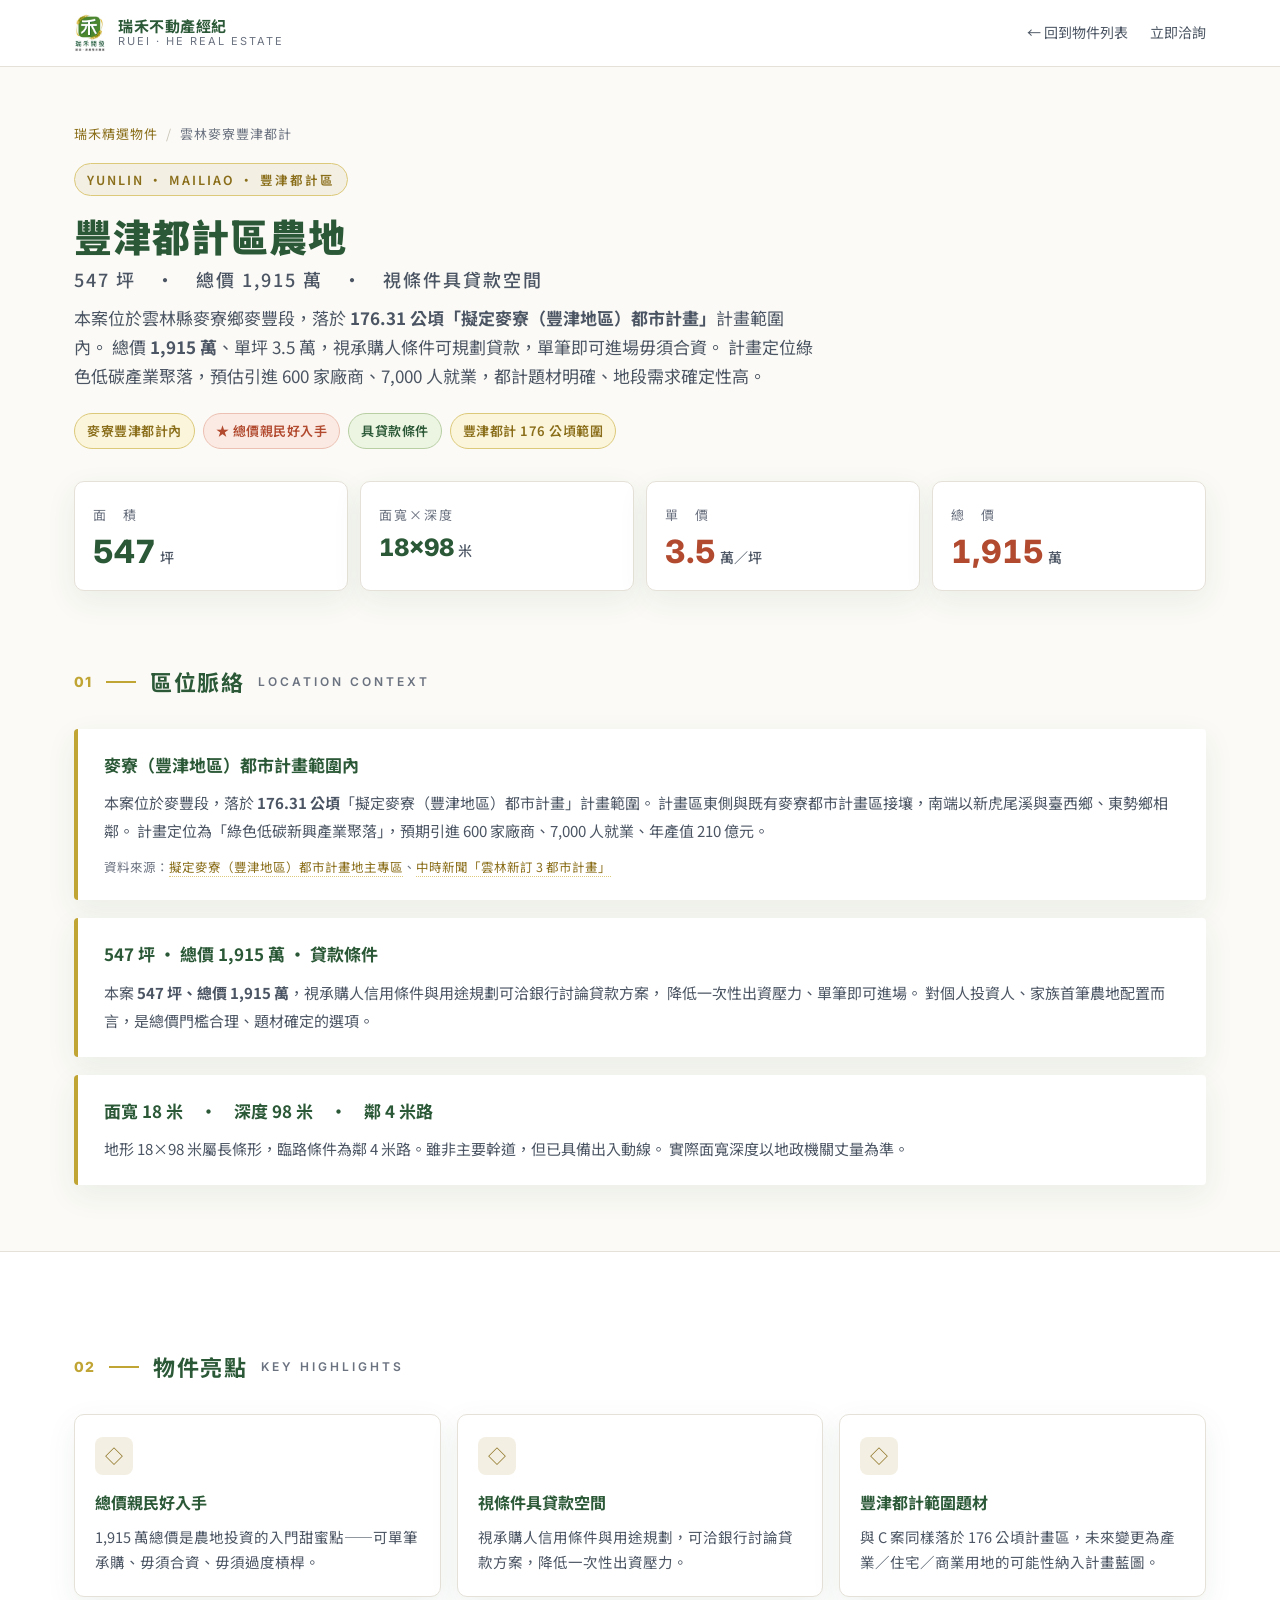
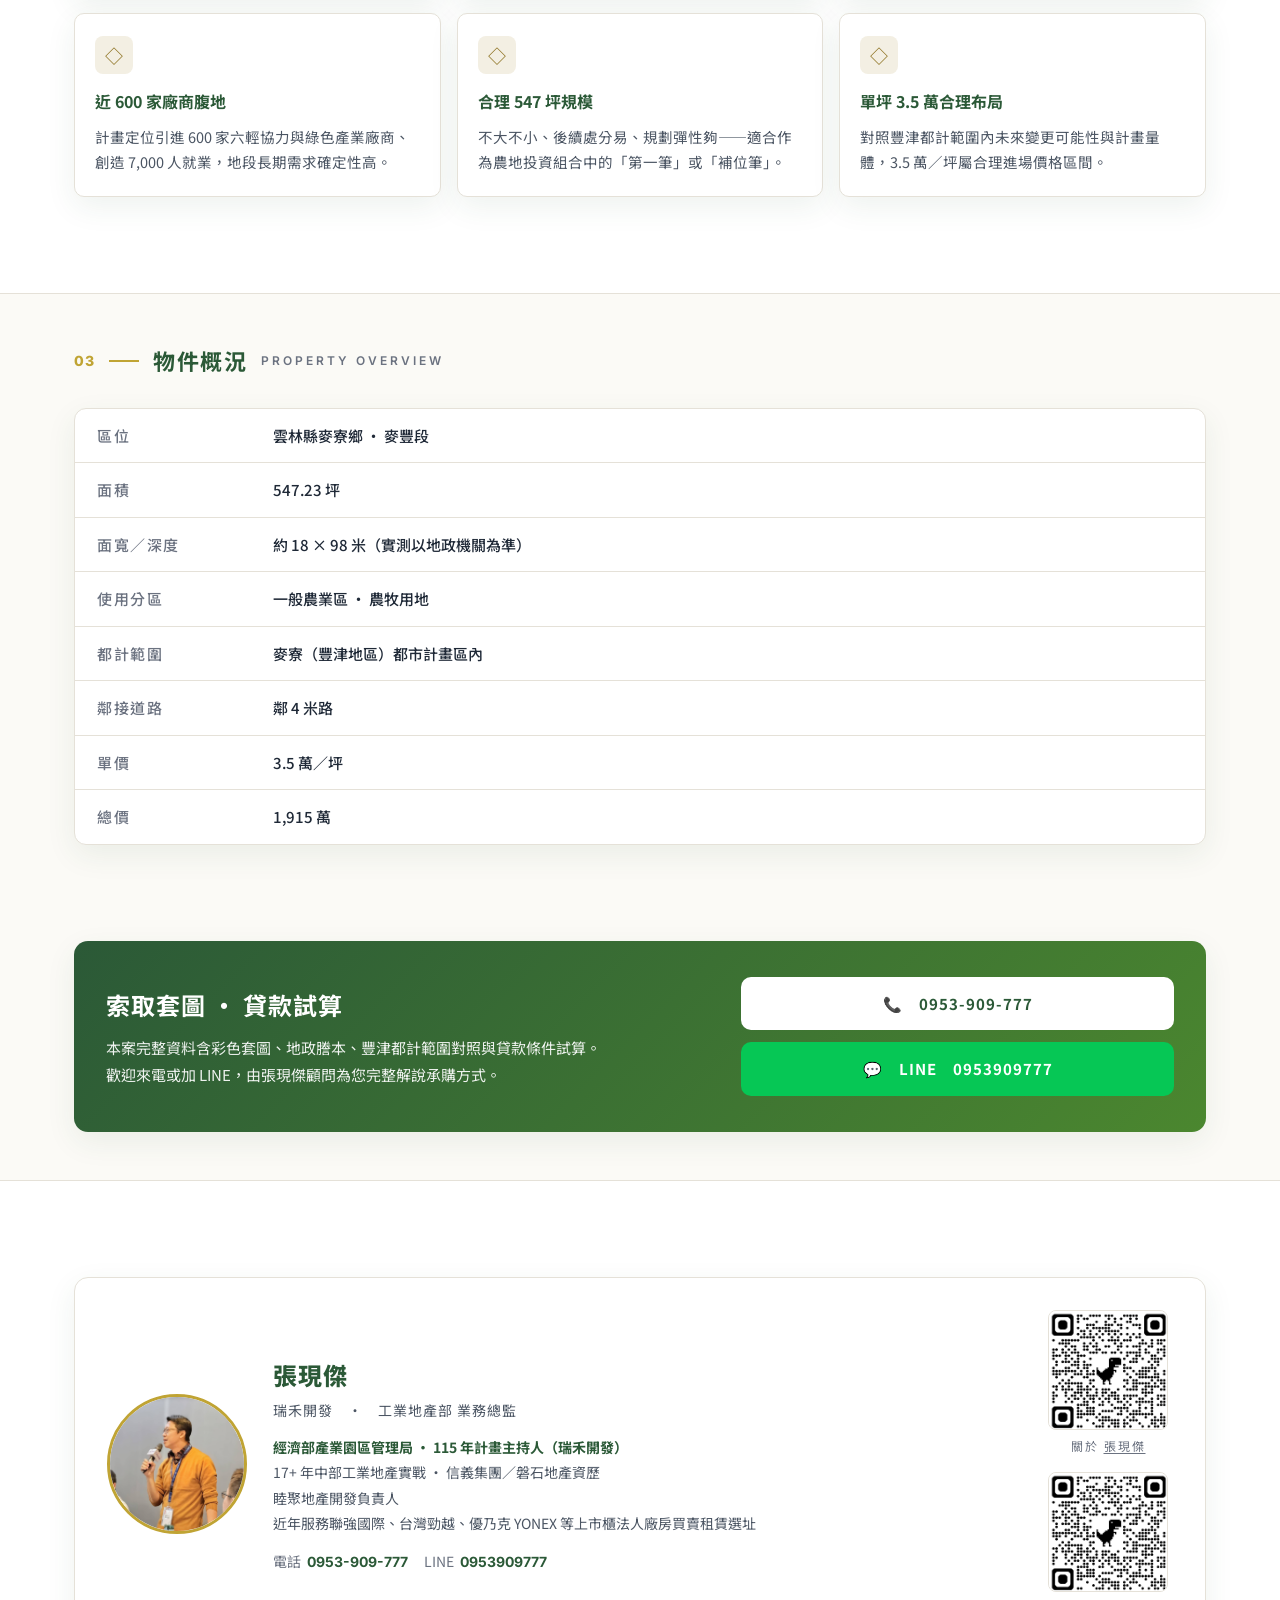
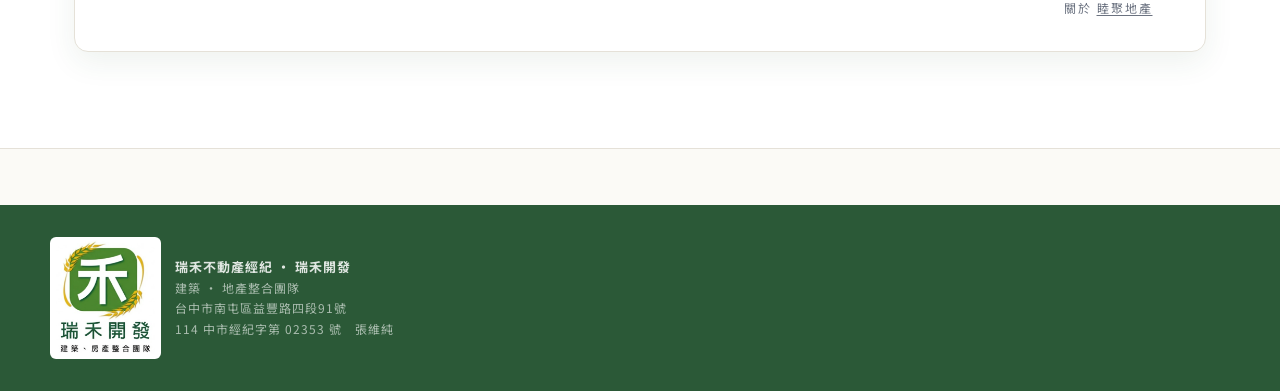
<file: d-fengjin-b.html>
﻿<!doctype html>
<html lang="zh-Hant">
<head>
<meta charset="utf-8">
<meta name="viewport" content="width=device-width, initial-scale=1">
<title>雲林麥寮 · 豐津都計區農地　547 坪 1,915 萬｜瑞禾不動產</title>
<meta name="description" content="D 案：雲林麥寮麥豐段 547 坪農地，落於 176 公頃麥寮（豐津地區）都市計畫區內，總價 1,915 萬好入手、視條件具貸款空間。單價 3.5 萬／坪。">
<link rel="preconnect" href="https://fonts.googleapis.com">
<link rel="preconnect" href="https://fonts.gstatic.com" crossorigin>
<link href="https://fonts.googleapis.com/css2?family=Noto+Sans+TC:wght@400;500;600;700;900&family=Inter:wght@500;600;700;900&display=swap" rel="stylesheet">
<link rel="stylesheet" href="assets/style.css">
</head>
<body>

<header class="topbar">
  <div class="topbar-inner">
    <a href="index.html" class="brand-mark">
      <img src="assets/ruihe-logo.png" alt="瑞禾不動產">
      <div class="b-text">
        <span class="b-zh">瑞禾不動產經紀</span>
        <span class="b-en">RUEI · HE  REAL  ESTATE</span>
      </div>
    </a>
    <nav class="top-nav">
      <a href="index.html" class="hide-mobile">← 回到物件列表</a>
      <a href="#contact">立即洽詢</a>
    </nav>
  </div>
</header>

<section class="hero">
  <div class="crumb"><a href="index.html">瑞禾精選物件</a><span class="sep">/</span>雲林麥寮豐津都計</div>
  <div class="hero-tag">YUNLIN · MAILIAO · 豐津都計區</div>
  <h1>豐津都計區農地
    <span class="sub">547 坪　·　總價 1,915 萬　·　視條件具貸款空間</span>
  </h1>
  <p class="hero-lede">
    本案位於雲林縣麥寮鄉麥豐段，落於 <strong>176.31 公頃「擬定麥寮（豐津地區）都市計畫」</strong>計畫範圍內。
    總價 <strong>1,915 萬</strong>、單坪 3.5 萬，視承購人條件可規劃貸款，單筆即可進場毋須合資。
    計畫定位綠色低碳產業聚落，預估引進 600 家廠商、7,000 人就業，都計題材明確、地段需求確定性高。
  </p>
  <div class="pill-row">
    <span class="pill gold">麥寮豐津都計內</span>
    <span class="pill hot">★ 總價親民好入手</span>
    <span class="pill green">具貸款條件</span>
    <span class="pill gold">豐津都計 176 公頃範圍</span>
  </div>
</section>

<div class="kpi-strip">
  <div class="kpi-card"><div class="lbl">面　積</div><div class="v num">547<span class="u">坪</span></div></div>
  <div class="kpi-card"><div class="lbl">面寬×深度</div><div class="v num" style="font-size:24px;">18×98<span class="u">米</span></div></div>
  <div class="kpi-card price"><div class="lbl">單　價</div><div class="v num">3.5<span class="u">萬／坪</span></div></div>
  <div class="kpi-card price"><div class="lbl">總　價</div><div class="v num">1,915<span class="u">萬</span></div></div>
</div>

<!-- 區位脈絡 -->
<section class="section">
  <div class="sec-head">
    <span class="num-tag">01</span>
    <span class="bar"></span>
    <h2>區位脈絡</h2>
    <span class="en">LOCATION  CONTEXT</span>
  </div>

  <div class="ctx-block">
    <h3>麥寮（豐津地區）都市計畫範圍內</h3>
    <p>
      本案位於麥豐段，落於 <strong>176.31 公頃</strong>「擬定麥寮（豐津地區）都市計畫」計畫範圍。
      計畫區東側與既有麥寮都市計畫區接壤，南端以新虎尾溪與臺西鄉、東勢鄉相鄰。
      計畫定位為「綠色低碳新興產業聚落」，預期引進 600 家廠商、7,000 人就業、年產值 210 億元。
    </p>
    <p class="source">資料來源：<a href="https://www.mygo.com/fo/buyer/100193" target="_blank">擬定麥寮（豐津地區）都市計畫地主專區</a>、<a href="https://www.chinatimes.com/realtimenews/20230530004894-260405" target="_blank">中時新聞「雲林新訂 3 都市計畫」</a></p>
  </div>

  <div class="ctx-block">
    <h3>547 坪 · 總價 1,915 萬 · 貸款條件</h3>
    <p>
      本案 <strong>547 坪、總價 1,915 萬</strong>，視承購人信用條件與用途規劃可洽銀行討論貸款方案，
      降低一次性出資壓力、單筆即可進場。
      對個人投資人、家族首筆農地配置而言，是總價門檻合理、題材確定的選項。
    </p>
  </div>

  <div class="ctx-block">
    <h3>面寬 18 米　·　深度 98 米　·　鄰 4 米路</h3>
    <p>
      地形 18×98 米屬長條形，臨路條件為鄰 4 米路。雖非主要幹道，但已具備出入動線。
      實際面寬深度以地政機關丈量為準。
    </p>
  </div>
</section>

<!-- 物件亮點 -->
<section class="section alt">
  <div class="inner">
    <div class="sec-head">
      <span class="num-tag">02</span>
      <span class="bar"></span>
      <h2>物件亮點</h2>
      <span class="en">KEY  HIGHLIGHTS</span>
    </div>
    <div class="feature-grid">
      <div class="feat">
        <div class="ic">◇</div>
        <h3>總價親民好入手</h3>
        <p>1,915 萬總價是農地投資的入門甜蜜點——可單筆承購、毋須合資、毋須過度槓桿。</p>
      </div>
      <div class="feat">
        <div class="ic">◇</div>
        <h3>視條件具貸款空間</h3>
        <p>視承購人信用條件與用途規劃，可洽銀行討論貸款方案，降低一次性出資壓力。</p>
      </div>
      <div class="feat">
        <div class="ic">◇</div>
        <h3>豐津都計範圍題材</h3>
        <p>與 C 案同樣落於 176 公頃計畫區，未來變更為產業／住宅／商業用地的可能性納入計畫藍圖。</p>
      </div>
      <div class="feat">
        <div class="ic">◇</div>
        <h3>近 600 家廠商腹地</h3>
        <p>計畫定位引進 600 家六輕協力與綠色產業廠商、創造 7,000 人就業，地段長期需求確定性高。</p>
      </div>
      <div class="feat">
        <div class="ic">◇</div>
        <h3>合理 547 坪規模</h3>
        <p>不大不小、後續處分易、規劃彈性夠——適合作為農地投資組合中的「第一筆」或「補位筆」。</p>
      </div>
      <div class="feat">
        <div class="ic">◇</div>
        <h3>單坪 3.5 萬合理布局</h3>
        <p>對照豐津都計範圍內未來變更可能性與計畫量體，3.5 萬／坪屬合理進場價格區間。</p>
      </div>
    </div>
  </div>
</section>

<!-- 概況 -->
<section class="section">
  <div class="sec-head">
    <span class="num-tag">03</span>
    <span class="bar"></span>
    <h2>物件概況</h2>
    <span class="en">PROPERTY  OVERVIEW</span>
  </div>
  <div class="overview">
    <div class="row"><div class="k">區位</div><div class="v">雲林縣麥寮鄉 · 麥豐段</div></div>
    <div class="row"><div class="k">面積</div><div class="v">547.23 坪</div></div>
    <div class="row"><div class="k">面寬／深度</div><div class="v">約 18 × 98 米（實測以地政機關為準）</div></div>
    <div class="row"><div class="k">使用分區</div><div class="v">一般農業區 · 農牧用地</div></div>
    <div class="row"><div class="k">都計範圍</div><div class="v">麥寮（豐津地區）都市計畫區內</div></div>
    <div class="row"><div class="k">鄰接道路</div><div class="v">鄰 4 米路</div></div>
    <div class="row"><div class="k">單價</div><div class="v">3.5 萬／坪</div></div>
    <div class="row"><div class="k">總價</div><div class="v">1,915 萬</div></div>
  </div>
</section>

<!-- CTA -->
<section class="section">
  <div class="cta-banner" id="contact">
    <div>
      <h3>索取套圖 · 貸款試算</h3>
      <p>本案完整資料含彩色套圖、地政謄本、豐津都計範圍對照與貸款條件試算。<br>歡迎來電或加 LINE，由張現傑顧問為您完整解說承購方式。</p>
    </div>
    <div class="btns">
      <a class="btn" href="tel:0953909777">📞　0953-909-777</a>
      <a class="btn line" href="https://line.me/ti/p/~0953909777">💬　LINE　0953909777</a>
    </div>
  </div>
</section>

<!-- Agent -->
<section class="section alt">
  <div class="inner">
    <div class="agent-card">
      <div class="photo"><img src="assets/profile.jpg" alt="張現傑"></div>
      <div class="info">
        <div class="nm">張現傑</div>
        <div class="ti">瑞禾開發　·　工業地產部 業務總監</div>
        <div class="bio">
          <strong>經濟部產業園區管理局 · 115 年計畫主持人（瑞禾開發）</strong><br>
          17+ 年中部工業地產實戰 · 信義集團／磐石地產資歷<br>
          睦聚地產開發負責人<br>
          近年服務聯強國際、台灣勁越、優乃克 YONEX 等上市櫃法人廠房買賣租賃選址
        </div>
        <div class="contacts">
          <div class="c"><span class="k">電話</span><span class="v">0953-909-777</span></div>
          <div class="c"><span class="k">LINE</span><span class="v">0953909777</span></div>
        </div>
      </div>
      <div class="qr-group">
        <div class="qr">
          <img src="assets/about-qr.png" alt="關於現傑">
          <div class="qr-lbl">關於 <a href="https://mac2good909777-commits.github.io/about-mac/" target="_blank" style="color:inherit;text-decoration:underline;text-underline-offset:2px;">張現傑</a></div>
        </div>
        <div class="qr">
          <img src="assets/line-qr.png" alt="LINE QR Code">
          <div class="qr-lbl">關於 <a href="https://mac2good909777-commits.github.io/contact/" target="_blank" style="color:inherit;text-decoration:underline;text-underline-offset:2px;">睦聚地產</a></div>
        </div>
      </div>
    </div>
  </div>
</section>

<footer class="site-footer">
  <div class="inner">
    <div class="brand">
      <img src="assets/ruihe-logo.png" alt="瑞禾不動產">
      <div>
        <div style="font-weight:700;letter-spacing:1px;">瑞禾不動產經紀 · 瑞禾開發</div>
        <div class="legal">建築 · 地產整合團隊</div>
        <div class="legal">台中市南屯區益豐路四段91號</div>
        <div class="legal">114 中市經紀字第 02353 號　張維純</div>
      </div>
    </div>
  </div>
</footer>

</body>
</html>
</file>
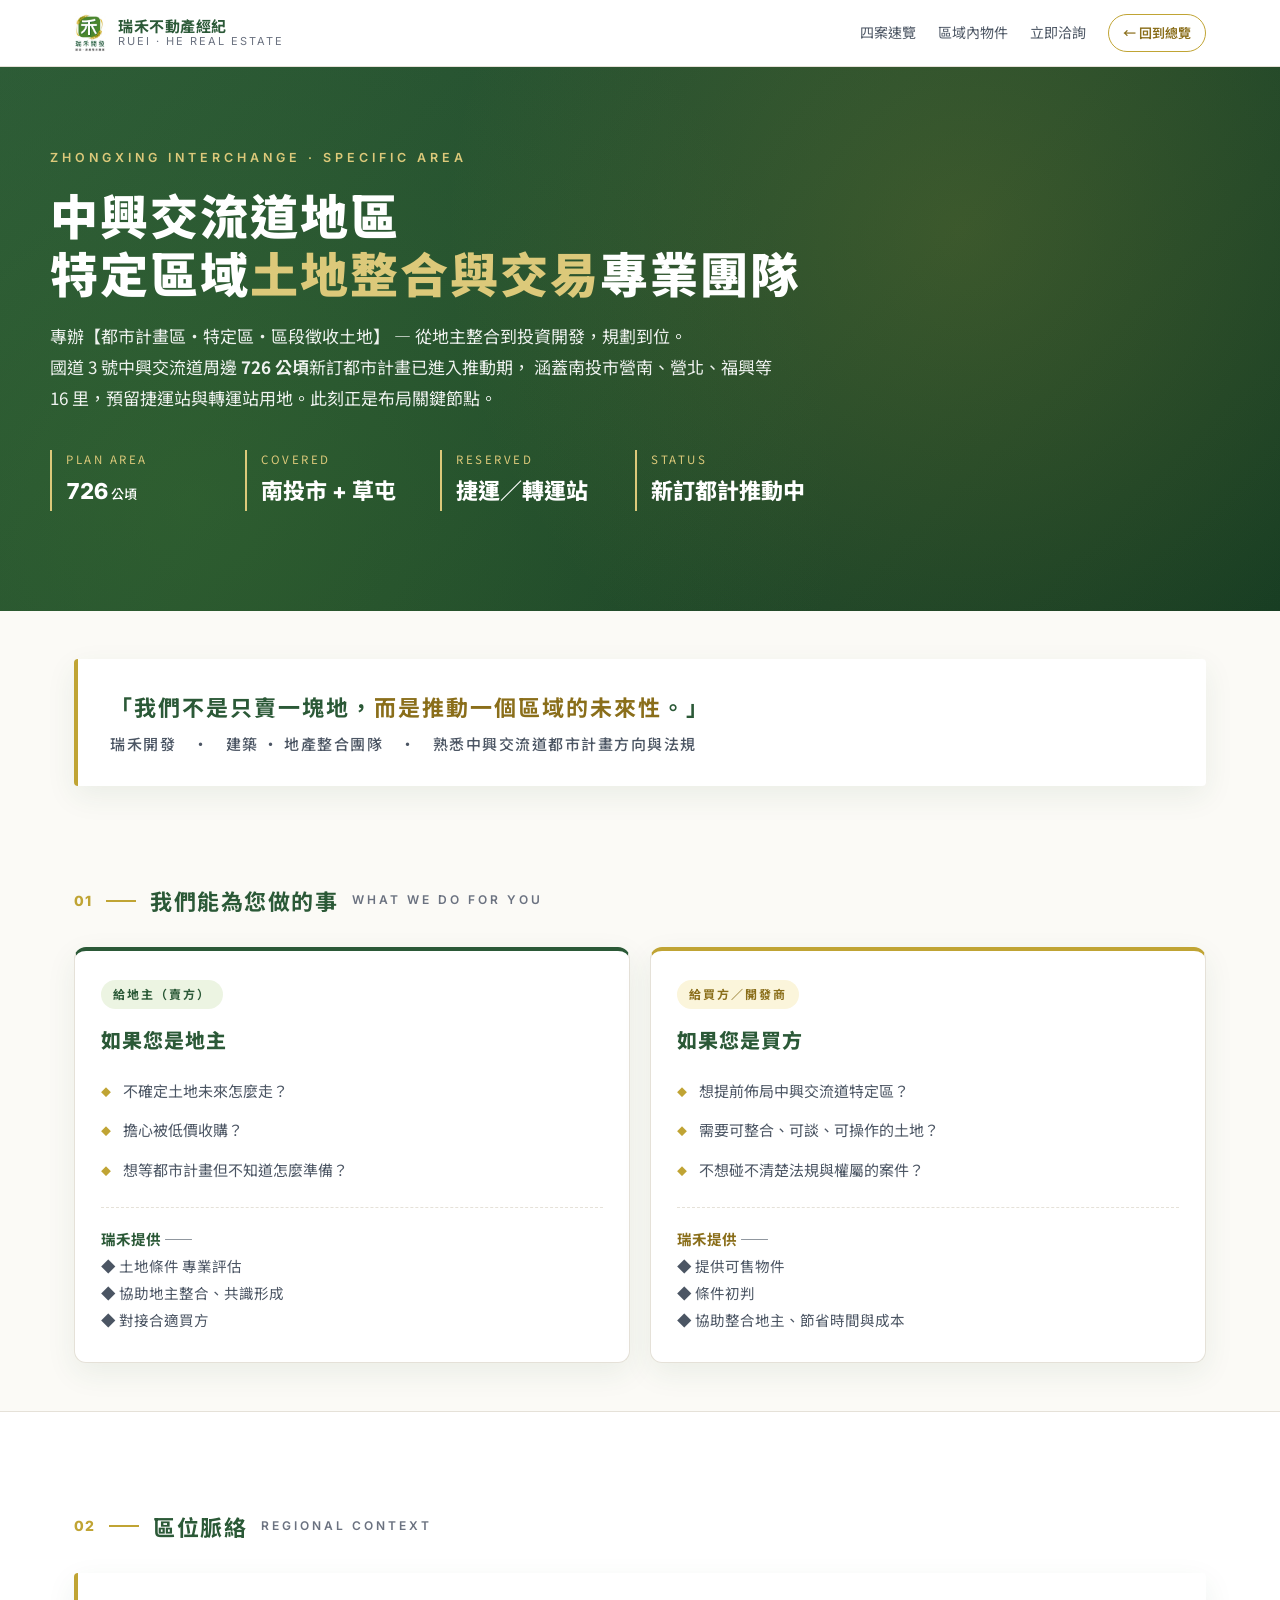
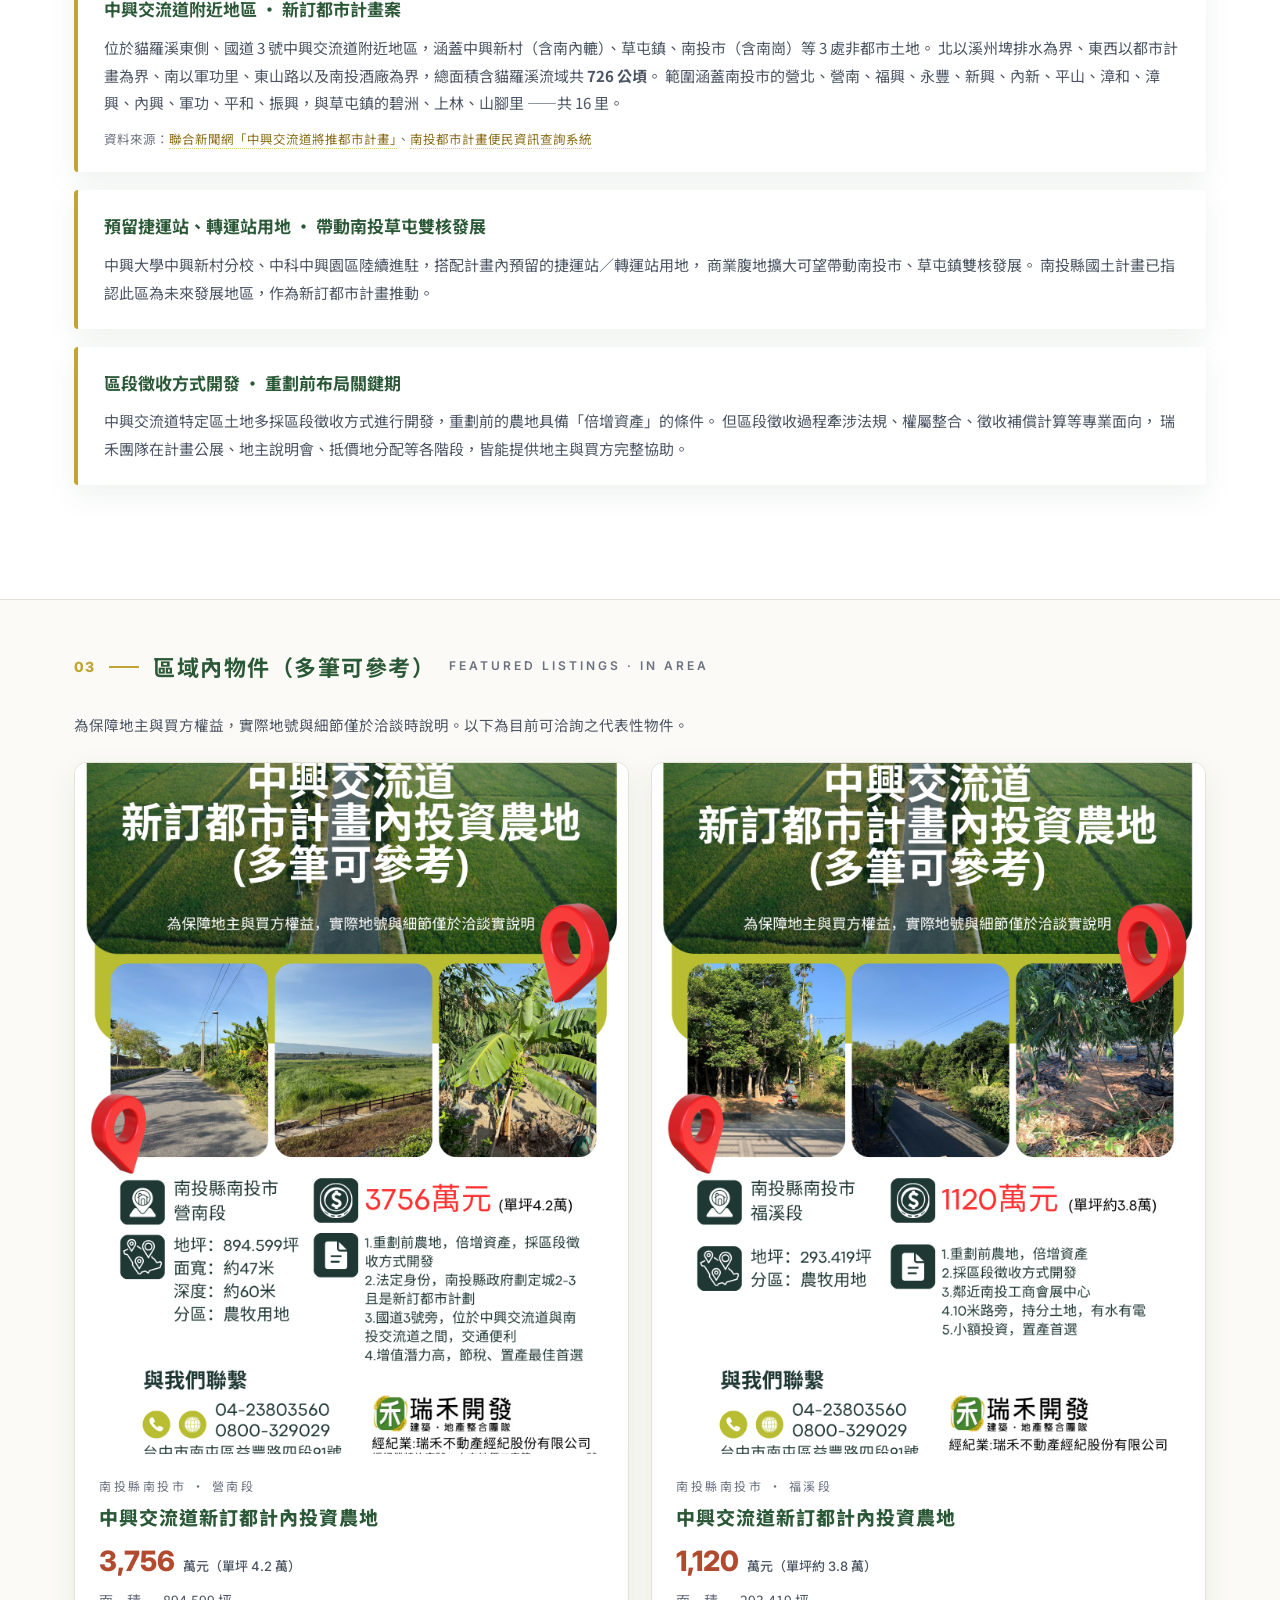
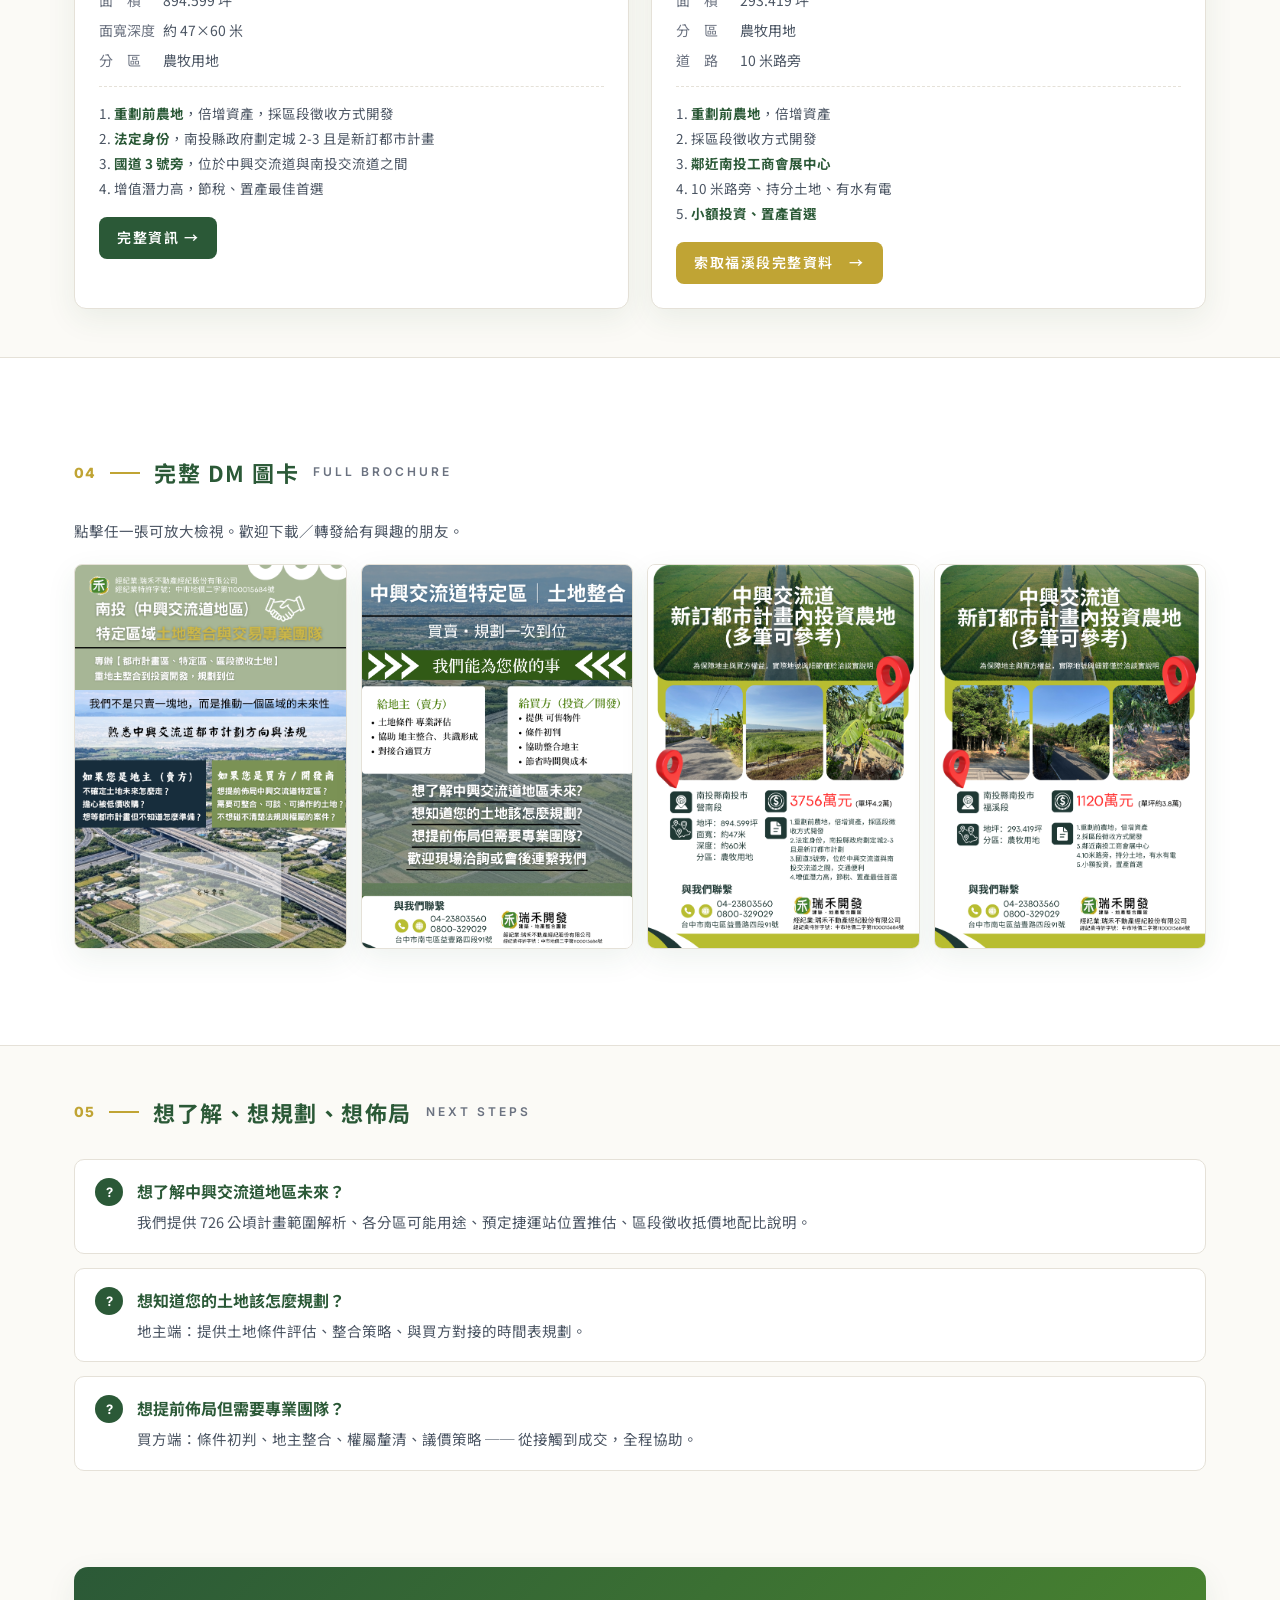
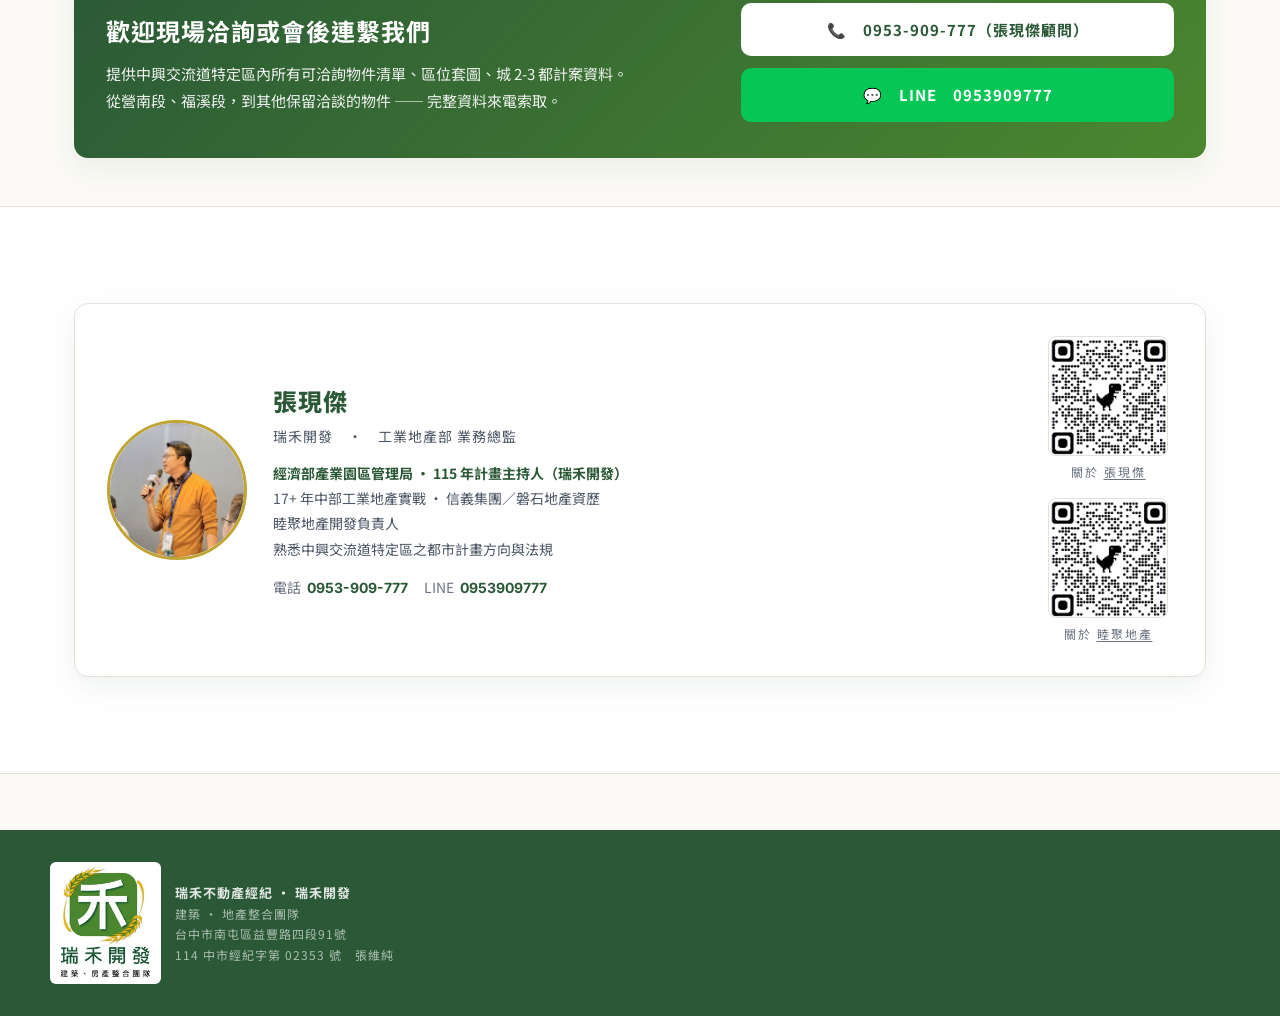
<file: zhongxing-area.html>
﻿<!doctype html>
<html lang="zh-Hant">
<head>
<meta charset="utf-8">
<meta name="viewport" content="width=device-width, initial-scale=1">
<title>中興交流道特定區 · 土地整合服務｜瑞禾不動產</title>
<meta name="description" content="瑞禾開發專業團隊·專辦中興交流道特定區之都市計畫區、特定區、區段徵收土地整合與買賣。我們不是只賣一塊地，而是推動一個區域的未來性。">
<link rel="preconnect" href="https://fonts.googleapis.com">
<link rel="preconnect" href="https://fonts.gstatic.com" crossorigin>
<link href="https://fonts.googleapis.com/css2?family=Noto+Sans+TC:wght@400;500;600;700;900&family=Inter:wght@500;600;700;900&display=swap" rel="stylesheet">
<link rel="stylesheet" href="assets/style.css">
</head>
<body>

<header class="topbar">
  <div class="topbar-inner">
    <a href="index.html" class="brand-mark">
      <img src="assets/ruihe-logo.png" alt="瑞禾不動產">
      <div class="b-text">
        <span class="b-zh">瑞禾不動產經紀</span>
        <span class="b-en">RUEI · HE  REAL  ESTATE</span>
      </div>
    </a>
    <nav class="top-nav">
      <a href="index.html#cases" class="hide-mobile">四案速覽</a>
      <a href="#listings" class="hide-mobile">區域內物件</a>
      <a href="#contact">立即洽詢</a>
      <a href="index.html" class="back">← 回到總覽</a>
    </nav>
  </div>
</header>

<!-- Hero -->
<section class="hub-hero">
  <div class="inner">
    <div class="tag">ZHONGXING  INTERCHANGE  ·  SPECIFIC  AREA</div>
    <h1>中興交流道地區<br>特定區域<span class="accent">土地整合與交易</span>專業團隊</h1>
    <p class="lede">
      專辦【都市計畫區・特定區・區段徵收土地】 — 從地主整合到投資開發，規劃到位。<br>
      國道 3 號中興交流道周邊 <strong>726 公頃</strong>新訂都市計畫已進入推動期，
      涵蓋南投市營南、營北、福興等 16 里，預留捷運站與轉運站用地。此刻正是布局關鍵節點。
    </p>
    <div class="summary-row">
      <div class="sm"><div class="k">PLAN AREA</div><div class="v num">726<span style="font-size:13px;font-weight:500;"> 公頃</span></div></div>
      <div class="sm"><div class="k">COVERED</div><div class="v">南投市 + 草屯</div></div>
      <div class="sm"><div class="k">RESERVED</div><div class="v">捷運／轉運站</div></div>
      <div class="sm"><div class="k">STATUS</div><div class="v">新訂都計推動中</div></div>
    </div>
  </div>
</section>

<!-- Manifesto -->
<section class="section">
  <div class="manifesto">
    「我們不是只賣一塊地，<span class="accent">而是推動一個區域的未來性</span>。」
    <span class="sub">瑞禾開發　·　建築 · 地產整合團隊　·　熟悉中興交流道都市計畫方向與法規</span>
  </div>
</section>

<!-- 服務雙視角 -->
<section class="section">
  <div class="sec-head">
    <span class="num-tag">01</span>
    <span class="bar"></span>
    <h2>我們能為您做的事</h2>
    <span class="en">WHAT  WE  DO  FOR  YOU</span>
  </div>

  <div class="persona-grid">

    <!-- Seller -->
    <div class="persona-card seller">
      <span class="ptag">給地主（賣方）</span>
      <h3>如果您是地主</h3>
      <ul>
        <li>不確定土地未來怎麼走？</li>
        <li>擔心被低價收購？</li>
        <li>想等都市計畫但不知道怎麼準備？</li>
      </ul>
      <div style="margin-top:18px;padding-top:18px;border-top:1px dashed var(--rule-soft);">
        <p style="color:var(--text-soft);font-size:14.5px;line-height:1.85;">
          <strong style="color:var(--ink-forest);">瑞禾提供</strong> ——<br>
          ◆ 土地條件 專業評估<br>
          ◆ 協助地主整合、共識形成<br>
          ◆ 對接合適買方
        </p>
      </div>
    </div>

    <!-- Buyer -->
    <div class="persona-card buyer">
      <span class="ptag">給買方／開發商</span>
      <h3>如果您是買方</h3>
      <ul>
        <li>想提前佈局中興交流道特定區？</li>
        <li>需要可整合、可談、可操作的土地？</li>
        <li>不想碰不清楚法規與權屬的案件？</li>
      </ul>
      <div style="margin-top:18px;padding-top:18px;border-top:1px dashed var(--rule-soft);">
        <p style="color:var(--text-soft);font-size:14.5px;line-height:1.85;">
          <strong style="color:var(--ink-gold);">瑞禾提供</strong> ——<br>
          ◆ 提供可售物件<br>
          ◆ 條件初判<br>
          ◆ 協助整合地主、節省時間與成本
        </p>
      </div>
    </div>

  </div>
</section>

<!-- 區位脈絡 -->
<section class="section alt">
  <div class="inner">
    <div class="sec-head">
      <span class="num-tag">02</span>
      <span class="bar"></span>
      <h2>區位脈絡</h2>
      <span class="en">REGIONAL  CONTEXT</span>
    </div>

    <div class="ctx-block">
      <h3>中興交流道附近地區 · 新訂都市計畫案</h3>
      <p>
        位於貓羅溪東側、國道 3 號中興交流道附近地區，涵蓋中興新村（含南內轆）、草屯鎮、南投市（含南崗）等 3 處非都市土地。
        北以溪州埤排水為界、東西以都市計畫為界、南以軍功里、東山路以及南投酒廠為界，總面積含貓羅溪流域共 <strong>726 公頃</strong>。
        範圍涵蓋南投市的營北、營南、福興、永豐、新興、內新、平山、漳和、漳興、內興、軍功、平和、振興，與草屯鎮的碧洲、上林、山腳里 ——共 16 里。
      </p>
      <p class="source">資料來源：<a href="https://udn.com/news/story/7325/7889902" target="_blank">聯合新聞網「中興交流道將推都市計畫」</a>、<a href="https://up.nantou.gov.tw/zxsiurbanplan" target="_blank">南投都市計畫便民資訊查詢系統</a></p>
    </div>

    <div class="ctx-block">
      <h3>預留捷運站、轉運站用地 · 帶動南投草屯雙核發展</h3>
      <p>
        中興大學中興新村分校、中科中興園區陸續進駐，搭配計畫內預留的捷運站／轉運站用地，
        商業腹地擴大可望帶動南投市、草屯鎮雙核發展。
        南投縣國土計畫已指認此區為未來發展地區，作為新訂都市計畫推動。
      </p>
    </div>

    <div class="ctx-block">
      <h3>區段徵收方式開發 · 重劃前布局關鍵期</h3>
      <p>
        中興交流道特定區土地多採區段徵收方式進行開發，重劃前的農地具備「倍增資產」的條件。
        但區段徵收過程牽涉法規、權屬整合、徵收補償計算等專業面向，
        瑞禾團隊在計畫公展、地主說明會、抵價地分配等各階段，皆能提供地主與買方完整協助。
      </p>
    </div>
  </div>
</section>

<!-- 區域內物件 -->
<section id="listings" class="section">
  <div class="sec-head">
    <span class="num-tag">03</span>
    <span class="bar"></span>
    <h2>區域內物件（多筆可參考）</h2>
    <span class="en">FEATURED  LISTINGS  ·  IN  AREA</span>
  </div>
  <p style="color:var(--text-soft);font-size:14.5px;margin-bottom:24px;">
    為保障地主與買方權益，實際地號與細節僅於洽談時說明。以下為目前可洽詢之代表性物件。
  </p>

  <div class="listing-compare">

    <!-- 營南段 (B 案) -->
    <div class="listing-item">
      <div class="li-cover">
        <img src="assets/dm/3_0.png" alt="中興交流道 · 營南段 投資農地">
      </div>
      <div class="li-body">
        <div class="li-loc">南投縣南投市 · 營南段</div>
        <div class="li-title">中興交流道新訂都計內投資農地</div>
        <div class="li-price">3,756<span class="unit">萬元（單坪 4.2 萬）</span></div>
        <div class="li-meta">
          <div><span class="k">面　積</span>894.599 坪</div>
          <div><span class="k">面寬深度</span>約 47×60 米</div>
          <div><span class="k">分　區</span>農牧用地</div>
        </div>
        <div class="li-points">
          1. <strong>重劃前農地</strong>，倍增資產，採區段徵收方式開發<br>
          2. <strong>法定身份</strong>，南投縣政府劃定城 2-3 且是新訂都市計畫<br>
          3. <strong>國道 3 號旁</strong>，位於中興交流道與南投交流道之間<br>
          4. 增值潛力高，節稅、置產最佳首選
        </div>
        <div style="margin-top:16px;">
          <a href="b-yingnan.html" style="display:inline-block;padding:9px 18px;background:var(--ink-forest);color:white;border-radius:8px;font-size:14px;font-weight:600;letter-spacing:1.5px;">完整資訊 →</a>
        </div>
      </div>
    </div>

    <!-- 福溪段 (新案) -->
    <div class="listing-item">
      <div class="li-cover">
        <img src="assets/dm/4_0.png" alt="中興交流道 · 福溪段 投資農地">
      </div>
      <div class="li-body">
        <div class="li-loc">南投縣南投市 · 福溪段</div>
        <div class="li-title">中興交流道新訂都計內投資農地</div>
        <div class="li-price">1,120<span class="unit">萬元（單坪約 3.8 萬）</span></div>
        <div class="li-meta">
          <div><span class="k">面　積</span>293.419 坪</div>
          <div><span class="k">分　區</span>農牧用地</div>
          <div><span class="k">道　路</span>10 米路旁</div>
        </div>
        <div class="li-points">
          1. <strong>重劃前農地</strong>，倍增資產<br>
          2. 採區段徵收方式開發<br>
          3. <strong>鄰近南投工商會展中心</strong><br>
          4. 10 米路旁、持分土地、有水有電<br>
          5. <strong>小額投資、置產首選</strong>
        </div>
        <div style="margin-top:16px;">
          <a href="#contact" style="display:inline-block;padding:9px 18px;background:var(--gold-line);color:white;border-radius:8px;font-size:14px;font-weight:600;letter-spacing:1.5px;">索取福溪段完整資料　→</a>
        </div>
      </div>
    </div>

  </div>
</section>

<!-- DM 縮圖區（完整 DM 圖庫） -->
<section class="section alt">
  <div class="inner">
    <div class="sec-head">
      <span class="num-tag">04</span>
      <span class="bar"></span>
      <h2>完整 DM 圖卡</h2>
      <span class="en">FULL  BROCHURE</span>
    </div>
    <p style="color:var(--text-soft);font-size:14.5px;margin-bottom:20px;">
      點擊任一張可放大檢視。歡迎下載／轉發給有興趣的朋友。
    </p>
    <div class="dm-gallery">
      <a href="assets/dm/1_0.png" target="_blank"><img src="assets/dm/1_0.png" alt="DM Page 1 · 團隊介紹"></a>
      <a href="assets/dm/2_0.png" target="_blank"><img src="assets/dm/2_0.png" alt="DM Page 2 · 服務內容"></a>
      <a href="assets/dm/3_0.png" target="_blank"><img src="assets/dm/3_0.png" alt="DM Page 3 · 營南段案"></a>
      <a href="assets/dm/4_0.png" target="_blank"><img src="assets/dm/4_0.png" alt="DM Page 4 · 福溪段案"></a>
    </div>
  </div>
</section>

<!-- 想了解 -->
<section class="section">
  <div class="sec-head">
    <span class="num-tag">05</span>
    <span class="bar"></span>
    <h2>想了解、想規劃、想佈局</h2>
    <span class="en">NEXT  STEPS</span>
  </div>
  <div class="bullet-list">
    <div class="row">
      <div class="ic">?</div>
      <div class="txt">
        <h4>想了解中興交流道地區未來？</h4>
        <p>我們提供 726 公頃計畫範圍解析、各分區可能用途、預定捷運站位置推估、區段徵收抵價地配比說明。</p>
      </div>
    </div>
    <div class="row">
      <div class="ic">?</div>
      <div class="txt">
        <h4>想知道您的土地該怎麼規劃？</h4>
        <p>地主端：提供土地條件評估、整合策略、與買方對接的時間表規劃。</p>
      </div>
    </div>
    <div class="row">
      <div class="ic">?</div>
      <div class="txt">
        <h4>想提前佈局但需要專業團隊？</h4>
        <p>買方端：條件初判、地主整合、權屬釐清、議價策略 ── 從接觸到成交，全程協助。</p>
      </div>
    </div>
  </div>
</section>

<!-- CTA -->
<section class="section">
  <div class="cta-banner" id="contact">
    <div>
      <h3>歡迎現場洽詢或會後連繫我們</h3>
      <p>提供中興交流道特定區內所有可洽詢物件清單、區位套圖、城 2-3 都計案資料。<br>從營南段、福溪段，到其他保留洽談的物件 —— 完整資料來電索取。</p>
    </div>
    <div class="btns">
      <a class="btn" href="tel:0953909777">📞　0953-909-777（張現傑顧問）</a>
      <a class="btn line" href="https://line.me/ti/p/~0953909777">💬　LINE　0953909777</a>
    </div>
  </div>
</section>

<!-- Agent -->
<section class="section alt">
  <div class="inner">
    <div class="agent-card">
      <div class="photo"><img src="assets/profile.jpg" alt="張現傑"></div>
      <div class="info">
        <div class="nm">張現傑</div>
        <div class="ti">瑞禾開發　·　工業地產部 業務總監</div>
        <div class="bio">
          <strong>經濟部產業園區管理局 · 115 年計畫主持人（瑞禾開發）</strong><br>
          17+ 年中部工業地產實戰 · 信義集團／磐石地產資歷<br>
          睦聚地產開發負責人<br>
          熟悉中興交流道特定區之都市計畫方向與法規
        </div>
        <div class="contacts">
          <div class="c"><span class="k">電話</span><span class="v">0953-909-777</span></div>
          <div class="c"><span class="k">LINE</span><span class="v">0953909777</span></div>
        </div>
      </div>
      <div class="qr-group">
        <div class="qr">
          <img src="assets/about-qr.png" alt="關於現傑">
          <div class="qr-lbl">關於 <a href="https://mac2good909777-commits.github.io/about-mac/" target="_blank" style="color:inherit;text-decoration:underline;text-underline-offset:2px;">張現傑</a></div>
        </div>
        <div class="qr">
          <img src="assets/line-qr.png" alt="LINE QR Code">
          <div class="qr-lbl">關於 <a href="https://mac2good909777-commits.github.io/contact/" target="_blank" style="color:inherit;text-decoration:underline;text-underline-offset:2px;">睦聚地產</a></div>
        </div>
      </div>
    </div>
  </div>
</section>

<!-- Footer -->
<footer class="site-footer">
  <div class="inner">
    <div class="brand">
      <img src="assets/ruihe-logo.png" alt="瑞禾不動產">
      <div>
        <div style="font-weight:700;letter-spacing:1px;">瑞禾不動產經紀 · 瑞禾開發</div>
        <div class="legal">建築 · 地產整合團隊</div>
        <div class="legal">台中市南屯區益豐路四段91號</div>
        <div class="legal">114 中市經紀字第 02353 號　張維純</div>
      </div>
    </div>
  </div>
</footer>

</body>
</html>
</file>
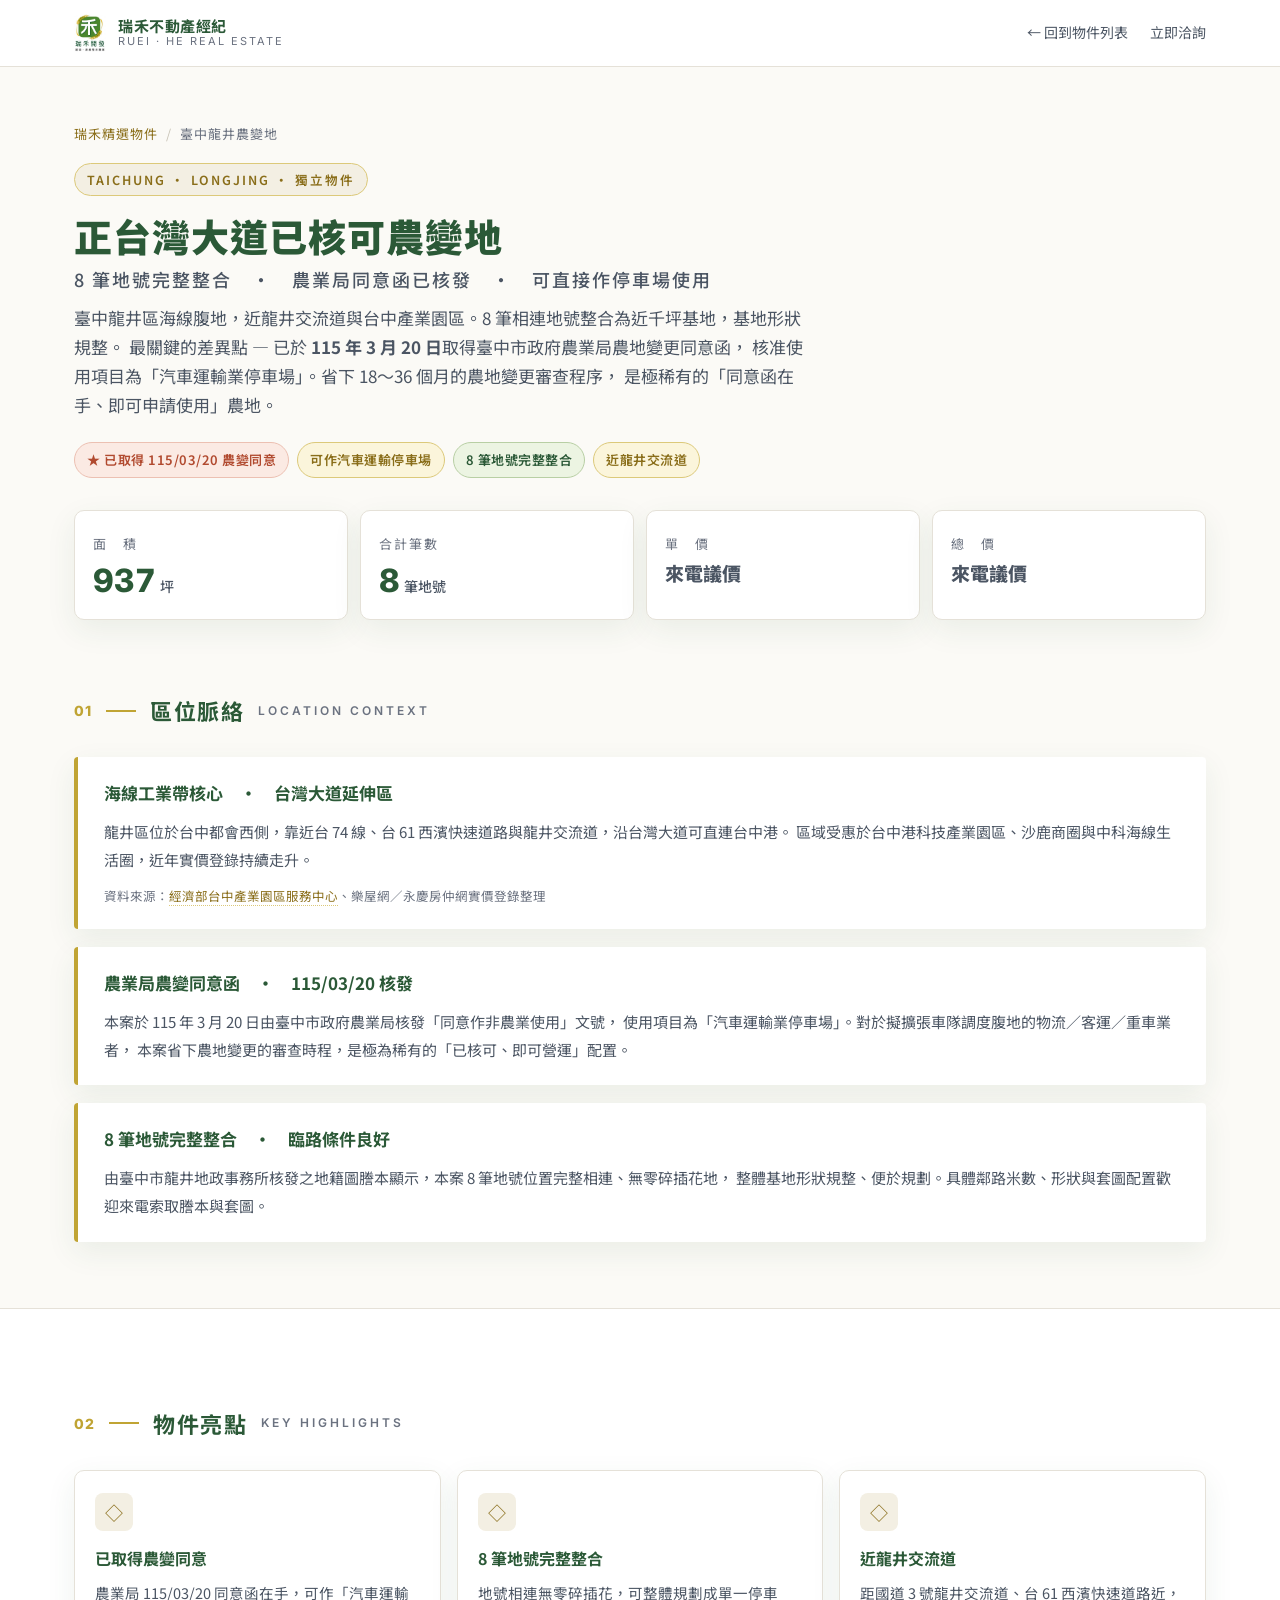
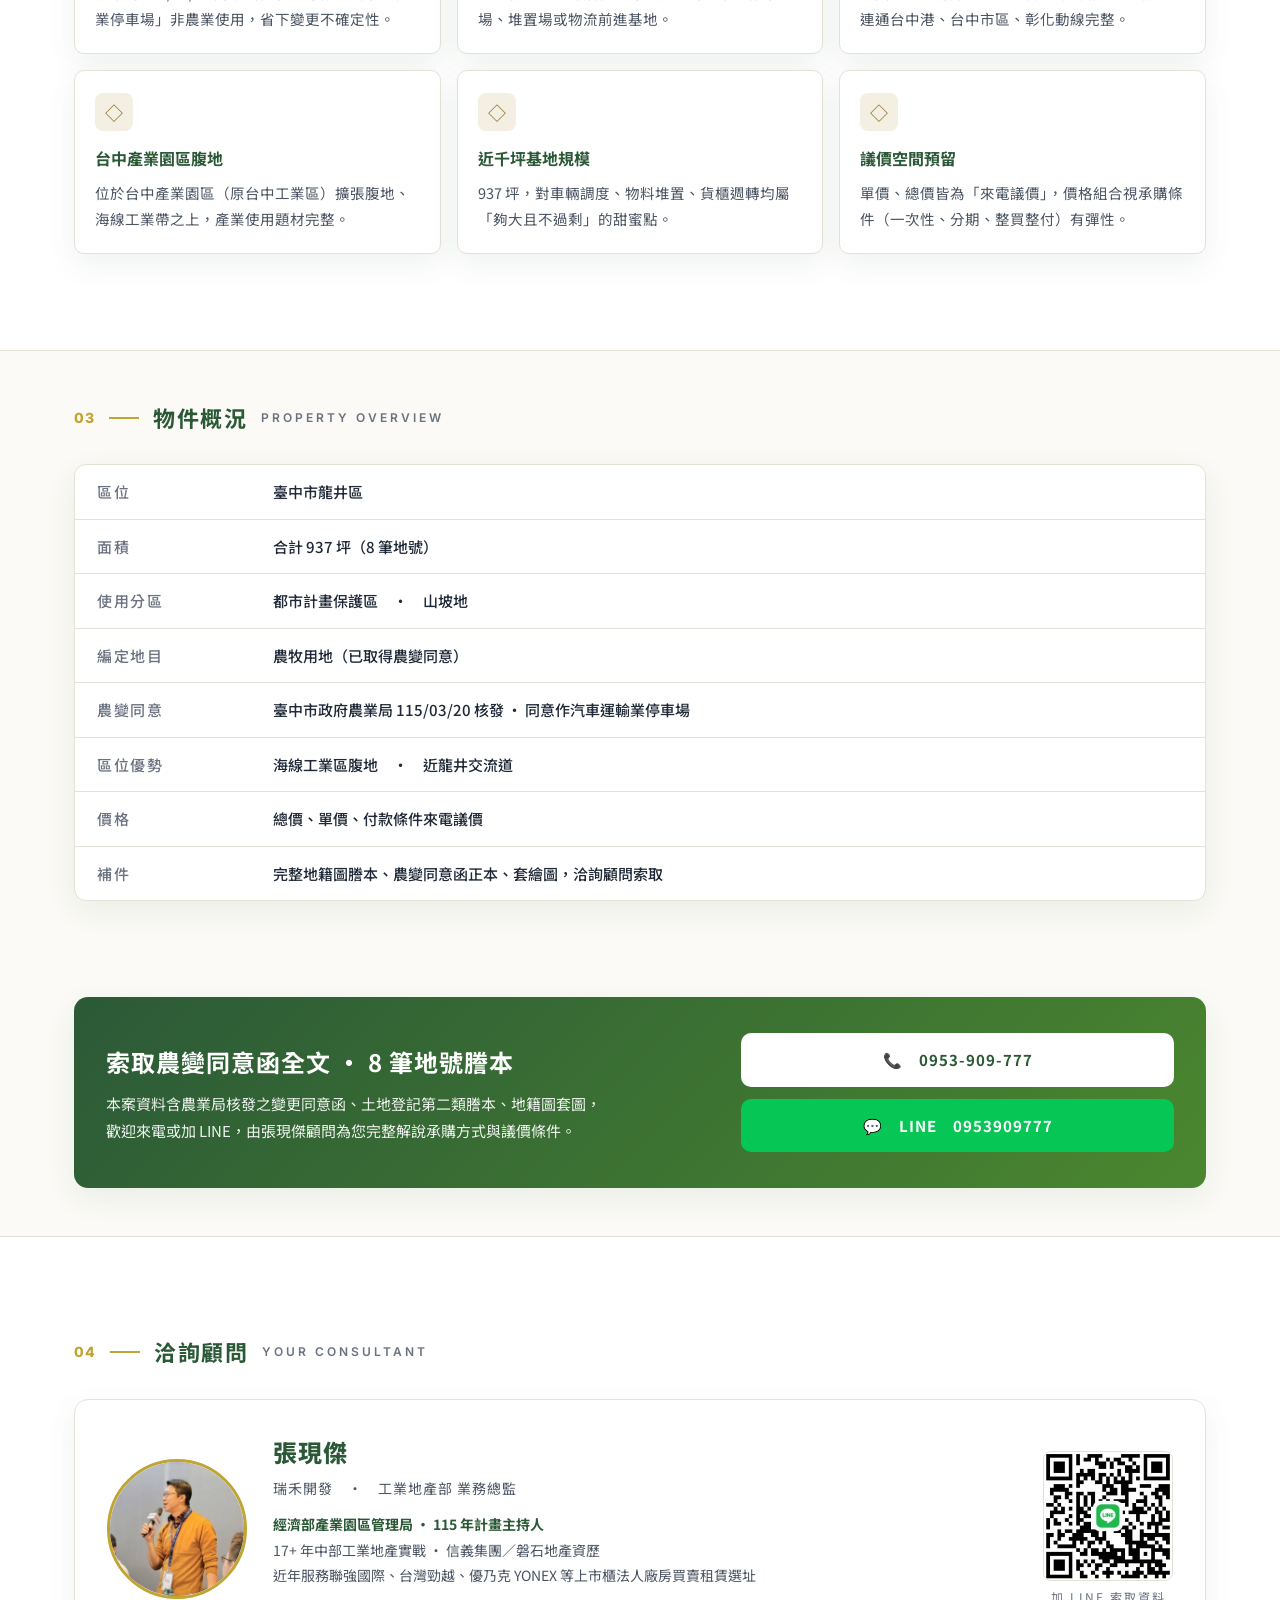
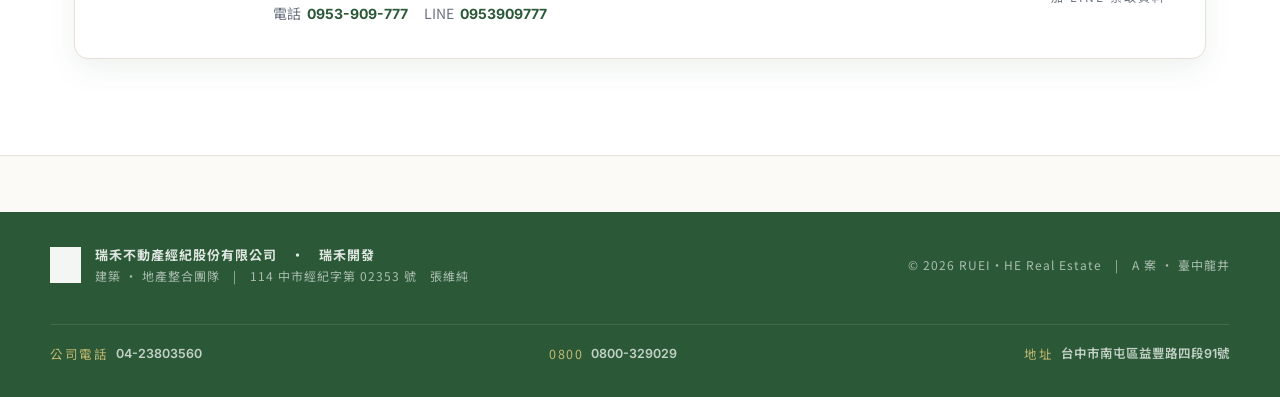
<file: 2026-05-01/a-longjing.html>
<!doctype html>
<html lang="zh-Hant">
<head>
<meta charset="utf-8">
<meta name="viewport" content="width=device-width, initial-scale=1">
<title>臺中龍井 · 正台灣大道已核可農變地｜瑞禾不動產</title>
<meta name="description" content="A 案：臺中市龍井區 8 筆地號完整整合農地共 937 坪，已取得 115/03/20 農業局農變同意函，可作汽車運輸停車場使用。近龍井交流道與台中產業園區。">
<link rel="preconnect" href="https://fonts.googleapis.com">
<link rel="preconnect" href="https://fonts.gstatic.com" crossorigin>
<link href="https://fonts.googleapis.com/css2?family=Noto+Sans+TC:wght@400;500;600;700;900&family=Inter:wght@500;600;700;900&display=swap" rel="stylesheet">
<link rel="stylesheet" href="assets/style.css">
</head>
<body>

<header class="topbar">
  <div class="topbar-inner">
    <a href="index.html" class="brand-mark">
      <img src="assets/ruihe-logo.png" alt="瑞禾不動產">
      <div class="b-text">
        <span class="b-zh">瑞禾不動產經紀</span>
        <span class="b-en">RUEI · HE  REAL  ESTATE</span>
      </div>
    </a>
    <nav class="top-nav">
      <a href="index.html" class="hide-mobile">← 回到物件列表</a>
      <a href="#contact">立即洽詢</a>
    </nav>
  </div>
</header>

<section class="hero">
  <div class="crumb"><a href="index.html">瑞禾精選物件</a><span class="sep">/</span>臺中龍井農變地</div>
  <div class="hero-tag">TAICHUNG · LONGJING · 獨立物件</div>
  <h1>正台灣大道已核可農變地
    <span class="sub">8 筆地號完整整合　·　農業局同意函已核發　·　可直接作停車場使用</span>
  </h1>
  <p class="hero-lede">
    臺中龍井區海線腹地，近龍井交流道與台中產業園區。8 筆相連地號整合為近千坪基地，基地形狀規整。
    最關鍵的差異點 — 已於 <strong>115 年 3 月 20 日</strong>取得臺中市政府農業局農地變更同意函，
    核准使用項目為「汽車運輸業停車場」。省下 18～36 個月的農地變更審查程序，
    是極稀有的「同意函在手、即可申請使用」農地。
  </p>
  <div class="pill-row">
    <span class="pill hot">★ 已取得 115/03/20 農變同意</span>
    <span class="pill gold">可作汽車運輸停車場</span>
    <span class="pill green">8 筆地號完整整合</span>
    <span class="pill gold">近龍井交流道</span>
  </div>
</section>

<div class="kpi-strip">
  <div class="kpi-card"><div class="lbl">面　積</div><div class="v num">937<span class="u">坪</span></div></div>
  <div class="kpi-card"><div class="lbl">合計筆數</div><div class="v num">8<span class="u">筆地號</span></div></div>
  <div class="kpi-card muted"><div class="lbl">單　價</div><div class="v">來電議價</div></div>
  <div class="kpi-card muted price"><div class="lbl">總　價</div><div class="v">來電議價</div></div>
</div>

<!-- 區位脈絡 -->
<section class="section">
  <div class="sec-head">
    <span class="num-tag">01</span>
    <span class="bar"></span>
    <h2>區位脈絡</h2>
    <span class="en">LOCATION  CONTEXT</span>
  </div>

  <div class="ctx-block">
    <h3>海線工業帶核心　·　台灣大道延伸區</h3>
    <p>
      龍井區位於台中都會西側，靠近台 74 線、台 61 西濱快速道路與龍井交流道，沿台灣大道可直連台中港。
      區域受惠於台中港科技產業園區、沙鹿商圈與中科海線生活圈，近年實價登錄持續走升。
    </p>
    <p class="source">資料來源：<a href="https://www.bip.gov.tw/iphw/taichung/index.do?id=10" target="_blank">經濟部台中產業園區服務中心</a>、樂屋網／永慶房仲網實價登錄整理</p>
  </div>

  <div class="ctx-block">
    <h3>農業局農變同意函　·　115/03/20 核發</h3>
    <p>
      本案於 115 年 3 月 20 日由臺中市政府農業局核發「同意作非農業使用」文號，
      使用項目為「汽車運輸業停車場」。對於擬擴張車隊調度腹地的物流／客運／重車業者，
      本案省下農地變更的審查時程，是極為稀有的「已核可、即可營運」配置。
    </p>
  </div>

  <div class="ctx-block">
    <h3>8 筆地號完整整合　·　臨路條件良好</h3>
    <p>
      由臺中市龍井地政事務所核發之地籍圖謄本顯示，本案 8 筆地號位置完整相連、無零碎插花地，
      整體基地形狀規整、便於規劃。具體鄰路米數、形狀與套圖配置歡迎來電索取謄本與套圖。
    </p>
  </div>
</section>

<!-- 物件亮點 -->
<section class="section alt">
  <div class="inner">
    <div class="sec-head">
      <span class="num-tag">02</span>
      <span class="bar"></span>
      <h2>物件亮點</h2>
      <span class="en">KEY  HIGHLIGHTS</span>
    </div>
    <div class="feature-grid">
      <div class="feat">
        <div class="ic">◇</div>
        <h3>已取得農變同意</h3>
        <p>農業局 115/03/20 同意函在手，可作「汽車運輸業停車場」非農業使用，省下變更不確定性。</p>
      </div>
      <div class="feat">
        <div class="ic">◇</div>
        <h3>8 筆地號完整整合</h3>
        <p>地號相連無零碎插花，可整體規劃成單一停車場、堆置場或物流前進基地。</p>
      </div>
      <div class="feat">
        <div class="ic">◇</div>
        <h3>近龍井交流道</h3>
        <p>距國道 3 號龍井交流道、台 61 西濱快速道路近，連通台中港、台中市區、彰化動線完整。</p>
      </div>
      <div class="feat">
        <div class="ic">◇</div>
        <h3>台中產業園區腹地</h3>
        <p>位於台中產業園區（原台中工業區）擴張腹地、海線工業帶之上，產業使用題材完整。</p>
      </div>
      <div class="feat">
        <div class="ic">◇</div>
        <h3>近千坪基地規模</h3>
        <p>937 坪，對車輛調度、物料堆置、貨櫃週轉均屬「夠大且不過剩」的甜蜜點。</p>
      </div>
      <div class="feat">
        <div class="ic">◇</div>
        <h3>議價空間預留</h3>
        <p>單價、總價皆為「來電議價」，價格組合視承購條件（一次性、分期、整買整付）有彈性。</p>
      </div>
    </div>
  </div>
</section>

<!-- 概況 -->
<section class="section">
  <div class="sec-head">
    <span class="num-tag">03</span>
    <span class="bar"></span>
    <h2>物件概況</h2>
    <span class="en">PROPERTY  OVERVIEW</span>
  </div>
  <div class="overview">
    <div class="row"><div class="k">區位</div><div class="v">臺中市龍井區</div></div>
    <div class="row"><div class="k">面積</div><div class="v">合計 937 坪（8 筆地號）</div></div>
    <div class="row"><div class="k">使用分區</div><div class="v">都市計畫保護區　·　山坡地</div></div>
    <div class="row"><div class="k">編定地目</div><div class="v">農牧用地（已取得農變同意）</div></div>
    <div class="row"><div class="k">農變同意</div><div class="v">臺中市政府農業局 115/03/20 核發 · 同意作汽車運輸業停車場</div></div>
    <div class="row"><div class="k">區位優勢</div><div class="v">海線工業區腹地　·　近龍井交流道</div></div>
    <div class="row"><div class="k">價格</div><div class="v">總價、單價、付款條件來電議價</div></div>
    <div class="row"><div class="k">補件</div><div class="v">完整地籍圖謄本、農變同意函正本、套繪圖，洽詢顧問索取</div></div>
  </div>
</section>

<!-- CTA -->
<section class="section">
  <div class="cta-banner" id="contact">
    <div>
      <h3>索取農變同意函全文 · 8 筆地號謄本</h3>
      <p>本案資料含農業局核發之變更同意函、土地登記第二類謄本、地籍圖套圖，<br>歡迎來電或加 LINE，由張現傑顧問為您完整解說承購方式與議價條件。</p>
    </div>
    <div class="btns">
      <a class="btn" href="tel:0953909777">📞　0953-909-777</a>
      <a class="btn line" href="https://line.me/ti/p/~0953909777">💬　LINE　0953909777</a>
    </div>
  </div>
</section>

<!-- Agent -->
<section class="section alt">
  <div class="inner">
    <div class="sec-head">
      <span class="num-tag">04</span>
      <span class="bar"></span>
      <h2>洽詢顧問</h2>
      <span class="en">YOUR  CONSULTANT</span>
    </div>
    <div class="agent-card">
      <div class="photo"><img src="assets/profile.jpg" alt="張現傑"></div>
      <div class="info">
        <div class="nm">張現傑</div>
        <div class="ti">瑞禾開發　·　工業地產部 業務總監</div>
        <div class="bio">
          <strong>經濟部產業園區管理局 · 115 年計畫主持人</strong><br>
          17+ 年中部工業地產實戰 · 信義集團／磐石地產資歷<br>
          近年服務聯強國際、台灣勁越、優乃克 YONEX 等上市櫃法人廠房買賣租賃選址
        </div>
        <div class="contacts">
          <div class="c"><span class="k">電話</span><span class="v">0953-909-777</span></div>
          <div class="c"><span class="k">LINE</span><span class="v">0953909777</span></div>
        </div>
      </div>
      <div class="qr">
        <img src="assets/line-qr.png" alt="LINE QR Code">
        <div class="qr-lbl">加 LINE 索取資料</div>
      </div>
    </div>
  </div>
</section>

<footer class="site-footer">
  <div class="inner">
    <div class="brand">
      <img src="assets/ruihe-logo.png" alt="瑞禾不動產">
      <div>
        <div style="font-weight:700;letter-spacing:1px;">瑞禾不動產經紀股份有限公司　·　瑞禾開發</div>
        <div class="legal">建築 · 地產整合團隊　|　114 中市經紀字第 02353 號　張維純</div>
      </div>
    </div>
    <div class="legal">© 2026 RUEI·HE Real Estate　|　A 案 · 臺中龍井</div>
    <div class="co-block">
      <div class="co-item"><span class="k">公司電話</span><span class="v">04-23803560</span></div>
      <div class="co-item"><span class="k">0800</span><span class="v">0800-329029</span></div>
      <div class="co-item"><span class="k">地址</span><span class="v">台中市南屯區益豐路四段91號</span></div>
    </div>
  </div>
</footer>

</body>
</html>
</file>
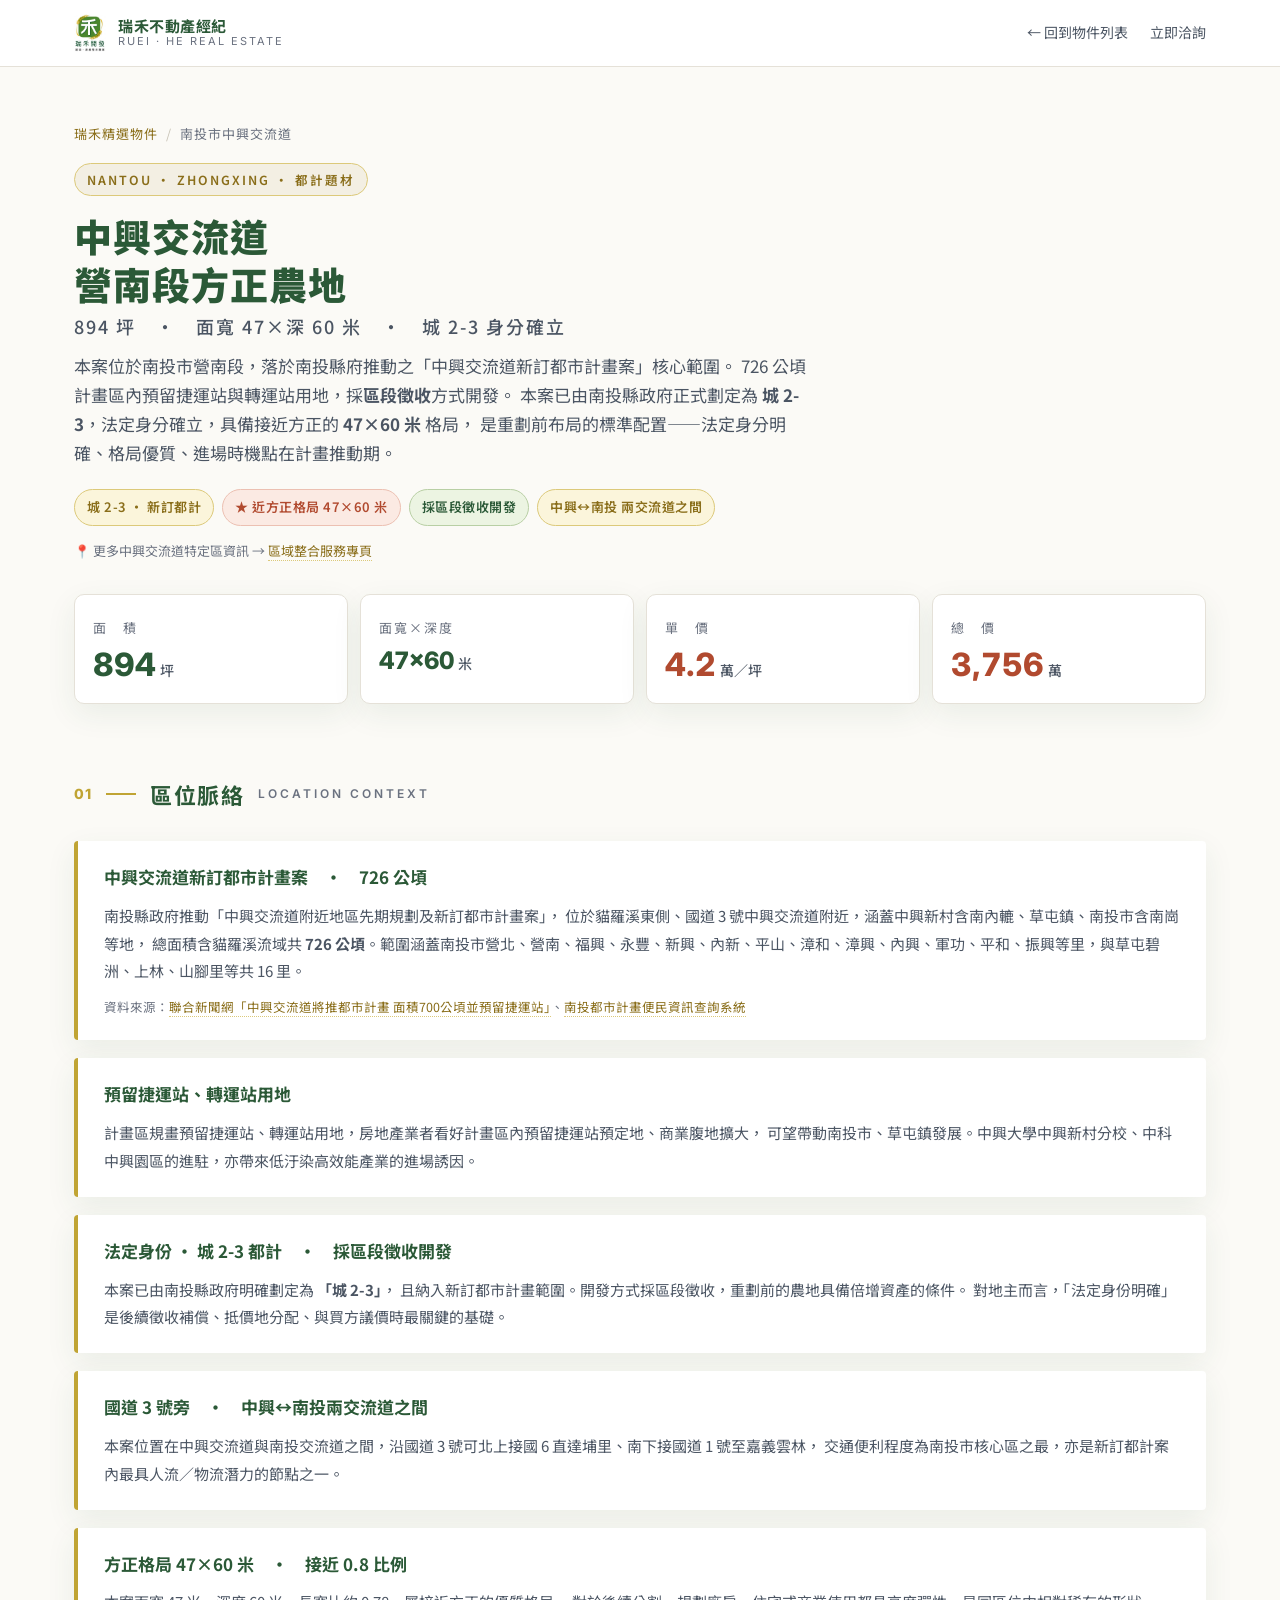
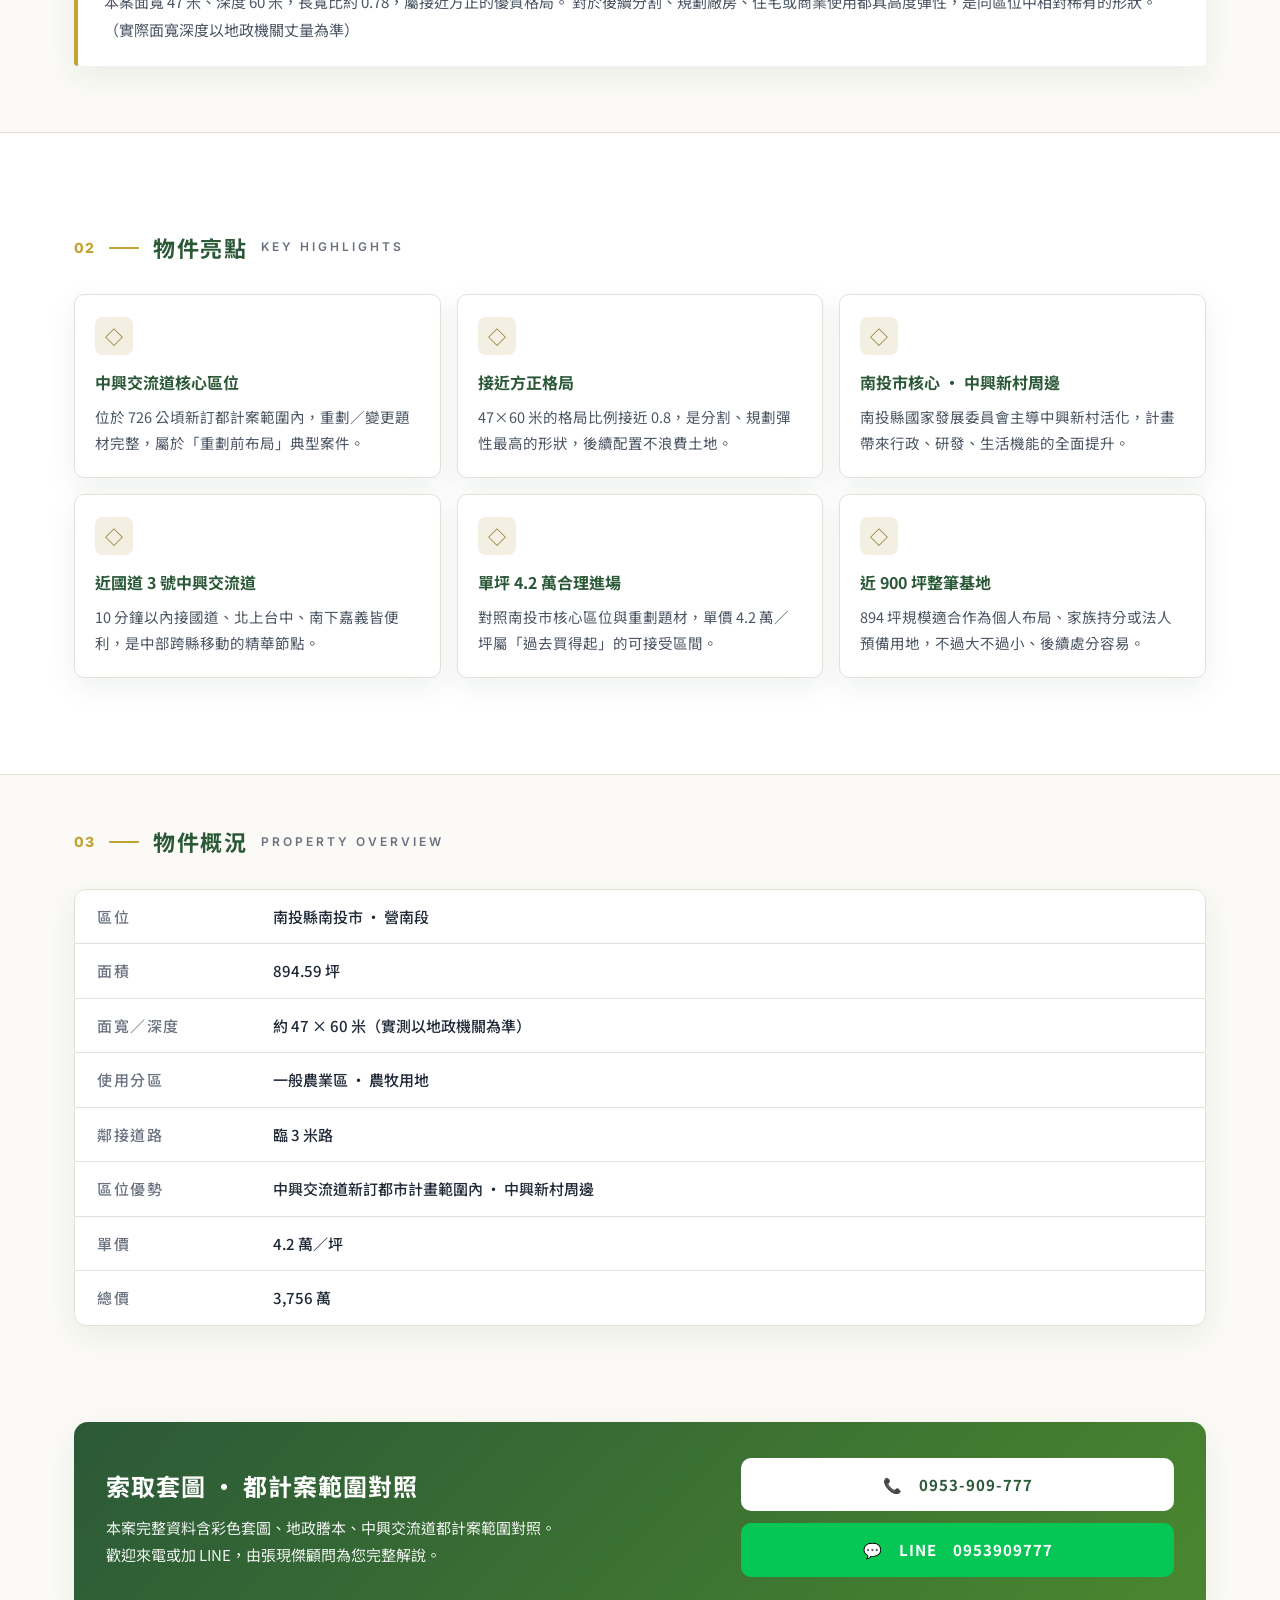
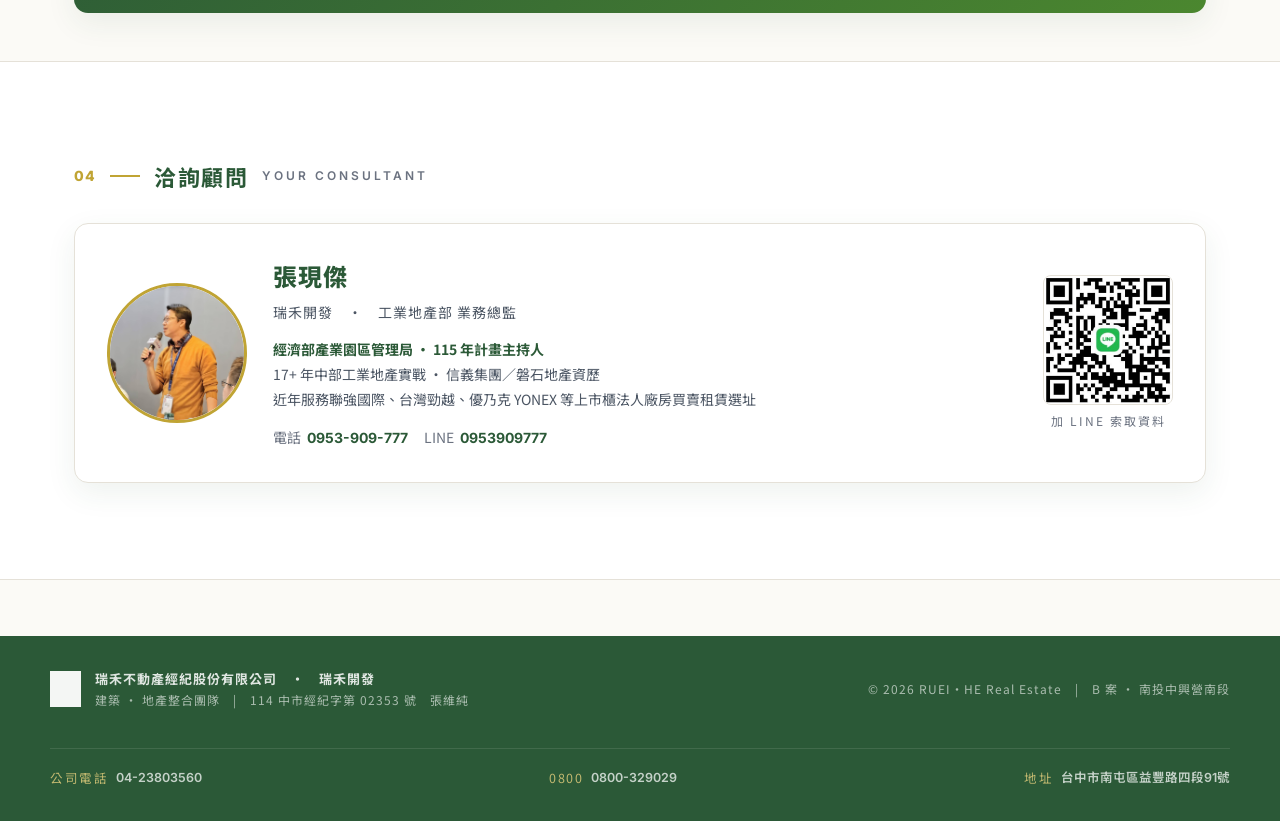
<file: 2026-05-01/b-yingnan.html>
<!doctype html>
<html lang="zh-Hant">
<head>
<meta charset="utf-8">
<meta name="viewport" content="width=device-width, initial-scale=1">
<title>南投市 · 中興交流道新訂都計農地　營南段方正農地｜瑞禾不動產</title>
<meta name="description" content="B 案：南投市營南段 894 坪農地，面寬 47 米、深度 60 米近方正格局，落於中興交流道新訂都市計畫案 726 公頃範圍核心。單價 4.2 萬／坪、總價 3,756 萬。">
<link rel="preconnect" href="https://fonts.googleapis.com">
<link rel="preconnect" href="https://fonts.gstatic.com" crossorigin>
<link href="https://fonts.googleapis.com/css2?family=Noto+Sans+TC:wght@400;500;600;700;900&family=Inter:wght@500;600;700;900&display=swap" rel="stylesheet">
<link rel="stylesheet" href="assets/style.css">
</head>
<body>

<header class="topbar">
  <div class="topbar-inner">
    <a href="index.html" class="brand-mark">
      <img src="assets/ruihe-logo.png" alt="瑞禾不動產">
      <div class="b-text">
        <span class="b-zh">瑞禾不動產經紀</span>
        <span class="b-en">RUEI · HE  REAL  ESTATE</span>
      </div>
    </a>
    <nav class="top-nav">
      <a href="index.html" class="hide-mobile">← 回到物件列表</a>
      <a href="#contact">立即洽詢</a>
    </nav>
  </div>
</header>

<section class="hero">
  <div class="crumb"><a href="index.html">瑞禾精選物件</a><span class="sep">/</span>南投市中興交流道</div>
  <div class="hero-tag">NANTOU · ZHONGXING · 都計題材</div>
  <h1>中興交流道<br>營南段方正農地
    <span class="sub">894 坪　·　面寬 47×深 60 米　·　城 2-3 身分確立</span>
  </h1>
  <p class="hero-lede">
    本案位於南投市營南段，落於南投縣府推動之「中興交流道新訂都市計畫案」核心範圍。
    726 公頃計畫區內預留捷運站與轉運站用地，採<strong>區段徵收</strong>方式開發。
    本案已由南投縣政府正式劃定為 <strong>城 2-3</strong>，法定身分確立，具備接近方正的 <strong>47×60 米</strong> 格局，
    是重劃前布局的標準配置——法定身分明確、格局優質、進場時機點在計畫推動期。
  </p>
  <div class="pill-row">
    <span class="pill gold">城 2-3 · 新訂都計</span>
    <span class="pill hot">★ 近方正格局 47×60 米</span>
    <span class="pill green">採區段徵收開發</span>
    <span class="pill gold">中興↔南投 兩交流道之間</span>
  </div>
  <p style="margin-top:14px;font-size:13px;color:var(--text-light);">
    📍 更多中興交流道特定區資訊 →
    <a href="zhongxing-area.html" style="color:var(--ink-gold);border-bottom:1px dotted var(--rule-gold);">區域整合服務專頁</a>
  </p>
</section>

<div class="kpi-strip">
  <div class="kpi-card"><div class="lbl">面　積</div><div class="v num">894<span class="u">坪</span></div></div>
  <div class="kpi-card"><div class="lbl">面寬×深度</div><div class="v num" style="font-size:24px;">47×60<span class="u">米</span></div></div>
  <div class="kpi-card price"><div class="lbl">單　價</div><div class="v num">4.2<span class="u">萬／坪</span></div></div>
  <div class="kpi-card price"><div class="lbl">總　價</div><div class="v num">3,756<span class="u">萬</span></div></div>
</div>

<!-- 區位脈絡 -->
<section class="section">
  <div class="sec-head">
    <span class="num-tag">01</span>
    <span class="bar"></span>
    <h2>區位脈絡</h2>
    <span class="en">LOCATION  CONTEXT</span>
  </div>

  <div class="ctx-block">
    <h3>中興交流道新訂都市計畫案　·　726 公頃</h3>
    <p>
      南投縣政府推動「中興交流道附近地區先期規劃及新訂都市計畫案」，
      位於貓羅溪東側、國道 3 號中興交流道附近，涵蓋中興新村含南內轆、草屯鎮、南投市含南崗等地，
      總面積含貓羅溪流域共 <strong>726 公頃</strong>。範圍涵蓋南投市營北、營南、福興、永豐、新興、內新、平山、漳和、漳興、內興、軍功、平和、振興等里，與草屯碧洲、上林、山腳里等共 16 里。
    </p>
    <p class="source">資料來源：<a href="https://udn.com/news/story/7325/7889902" target="_blank">聯合新聞網「中興交流道將推都市計畫 面積700公頃並預留捷運站」</a>、<a href="https://up.nantou.gov.tw/zxsiurbanplan" target="_blank">南投都市計畫便民資訊查詢系統</a></p>
  </div>

  <div class="ctx-block">
    <h3>預留捷運站、轉運站用地</h3>
    <p>
      計畫區規畫預留捷運站、轉運站用地，房地產業者看好計畫區內預留捷運站預定地、商業腹地擴大，
      可望帶動南投市、草屯鎮發展。中興大學中興新村分校、中科中興園區的進駐，亦帶來低汙染高效能產業的進場誘因。
    </p>
  </div>

  <div class="ctx-block">
    <h3>法定身份 · 城 2-3 都計　·　採區段徵收開發</h3>
    <p>
      本案已由南投縣政府明確劃定為 <strong>「城 2-3」</strong>，
      且納入新訂都市計畫範圍。開發方式採區段徵收，重劃前的農地具備倍增資產的條件。
      對地主而言，「法定身份明確」是後續徵收補償、抵價地分配、與買方議價時最關鍵的基礎。
    </p>
  </div>

  <div class="ctx-block">
    <h3>國道 3 號旁　·　中興↔南投兩交流道之間</h3>
    <p>
      本案位置在中興交流道與南投交流道之間，沿國道 3 號可北上接國 6 直達埔里、南下接國道 1 號至嘉義雲林，
      交通便利程度為南投市核心區之最，亦是新訂都計案內最具人流／物流潛力的節點之一。
    </p>
  </div>

  <div class="ctx-block">
    <h3>方正格局 47×60 米　·　接近 0.8 比例</h3>
    <p>
      本案面寬 47 米、深度 60 米，長寬比約 0.78，屬接近方正的優質格局。
      對於後續分割、規劃廠房、住宅或商業使用都具高度彈性，是同區位中相對稀有的形狀。
      （實際面寬深度以地政機關丈量為準）
    </p>
  </div>
</section>

<!-- 物件亮點 -->
<section class="section alt">
  <div class="inner">
    <div class="sec-head">
      <span class="num-tag">02</span>
      <span class="bar"></span>
      <h2>物件亮點</h2>
      <span class="en">KEY  HIGHLIGHTS</span>
    </div>
    <div class="feature-grid">
      <div class="feat">
        <div class="ic">◇</div>
        <h3>中興交流道核心區位</h3>
        <p>位於 726 公頃新訂都計案範圍內，重劃／變更題材完整，屬於「重劃前布局」典型案件。</p>
      </div>
      <div class="feat">
        <div class="ic">◇</div>
        <h3>接近方正格局</h3>
        <p>47×60 米的格局比例接近 0.8，是分割、規劃彈性最高的形狀，後續配置不浪費土地。</p>
      </div>
      <div class="feat">
        <div class="ic">◇</div>
        <h3>南投市核心 · 中興新村周邊</h3>
        <p>南投縣國家發展委員會主導中興新村活化，計畫帶來行政、研發、生活機能的全面提升。</p>
      </div>
      <div class="feat">
        <div class="ic">◇</div>
        <h3>近國道 3 號中興交流道</h3>
        <p>10 分鐘以內接國道、北上台中、南下嘉義皆便利，是中部跨縣移動的精華節點。</p>
      </div>
      <div class="feat">
        <div class="ic">◇</div>
        <h3>單坪 4.2 萬合理進場</h3>
        <p>對照南投市核心區位與重劃題材，單價 4.2 萬／坪屬「過去買得起」的可接受區間。</p>
      </div>
      <div class="feat">
        <div class="ic">◇</div>
        <h3>近 900 坪整筆基地</h3>
        <p>894 坪規模適合作為個人布局、家族持分或法人預備用地，不過大不過小、後續處分容易。</p>
      </div>
    </div>
  </div>
</section>

<!-- 概況 -->
<section class="section">
  <div class="sec-head">
    <span class="num-tag">03</span>
    <span class="bar"></span>
    <h2>物件概況</h2>
    <span class="en">PROPERTY  OVERVIEW</span>
  </div>
  <div class="overview">
    <div class="row"><div class="k">區位</div><div class="v">南投縣南投市 · 營南段</div></div>
    <div class="row"><div class="k">面積</div><div class="v">894.59 坪</div></div>
    <div class="row"><div class="k">面寬／深度</div><div class="v">約 47 × 60 米（實測以地政機關為準）</div></div>
    <div class="row"><div class="k">使用分區</div><div class="v">一般農業區 · 農牧用地</div></div>
    <div class="row"><div class="k">鄰接道路</div><div class="v">臨 3 米路</div></div>
    <div class="row"><div class="k">區位優勢</div><div class="v">中興交流道新訂都市計畫範圍內 · 中興新村周邊</div></div>
    <div class="row"><div class="k">單價</div><div class="v">4.2 萬／坪</div></div>
    <div class="row"><div class="k">總價</div><div class="v">3,756 萬</div></div>
  </div>
</section>

<!-- CTA -->
<section class="section">
  <div class="cta-banner" id="contact">
    <div>
      <h3>索取套圖 · 都計案範圍對照</h3>
      <p>本案完整資料含彩色套圖、地政謄本、中興交流道都計案範圍對照。<br>歡迎來電或加 LINE，由張現傑顧問為您完整解說。</p>
    </div>
    <div class="btns">
      <a class="btn" href="tel:0953909777">📞　0953-909-777</a>
      <a class="btn line" href="https://line.me/ti/p/~0953909777">💬　LINE　0953909777</a>
    </div>
  </div>
</section>

<!-- Agent -->
<section class="section alt">
  <div class="inner">
    <div class="sec-head">
      <span class="num-tag">04</span>
      <span class="bar"></span>
      <h2>洽詢顧問</h2>
      <span class="en">YOUR  CONSULTANT</span>
    </div>
    <div class="agent-card">
      <div class="photo"><img src="assets/profile.jpg" alt="張現傑"></div>
      <div class="info">
        <div class="nm">張現傑</div>
        <div class="ti">瑞禾開發　·　工業地產部 業務總監</div>
        <div class="bio">
          <strong>經濟部產業園區管理局 · 115 年計畫主持人</strong><br>
          17+ 年中部工業地產實戰 · 信義集團／磐石地產資歷<br>
          近年服務聯強國際、台灣勁越、優乃克 YONEX 等上市櫃法人廠房買賣租賃選址
        </div>
        <div class="contacts">
          <div class="c"><span class="k">電話</span><span class="v">0953-909-777</span></div>
          <div class="c"><span class="k">LINE</span><span class="v">0953909777</span></div>
        </div>
      </div>
      <div class="qr">
        <img src="assets/line-qr.png" alt="LINE QR Code">
        <div class="qr-lbl">加 LINE 索取資料</div>
      </div>
    </div>
  </div>
</section>

<footer class="site-footer">
  <div class="inner">
    <div class="brand">
      <img src="assets/ruihe-logo.png" alt="瑞禾不動產">
      <div>
        <div style="font-weight:700;letter-spacing:1px;">瑞禾不動產經紀股份有限公司　·　瑞禾開發</div>
        <div class="legal">建築 · 地產整合團隊　|　114 中市經紀字第 02353 號　張維純</div>
      </div>
    </div>
    <div class="legal">© 2026 RUEI·HE Real Estate　|　B 案 · 南投中興營南段</div>
    <div class="co-block">
      <div class="co-item"><span class="k">公司電話</span><span class="v">04-23803560</span></div>
      <div class="co-item"><span class="k">0800</span><span class="v">0800-329029</span></div>
      <div class="co-item"><span class="k">地址</span><span class="v">台中市南屯區益豐路四段91號</span></div>
    </div>
  </div>
</footer>

</body>
</html>
</file>
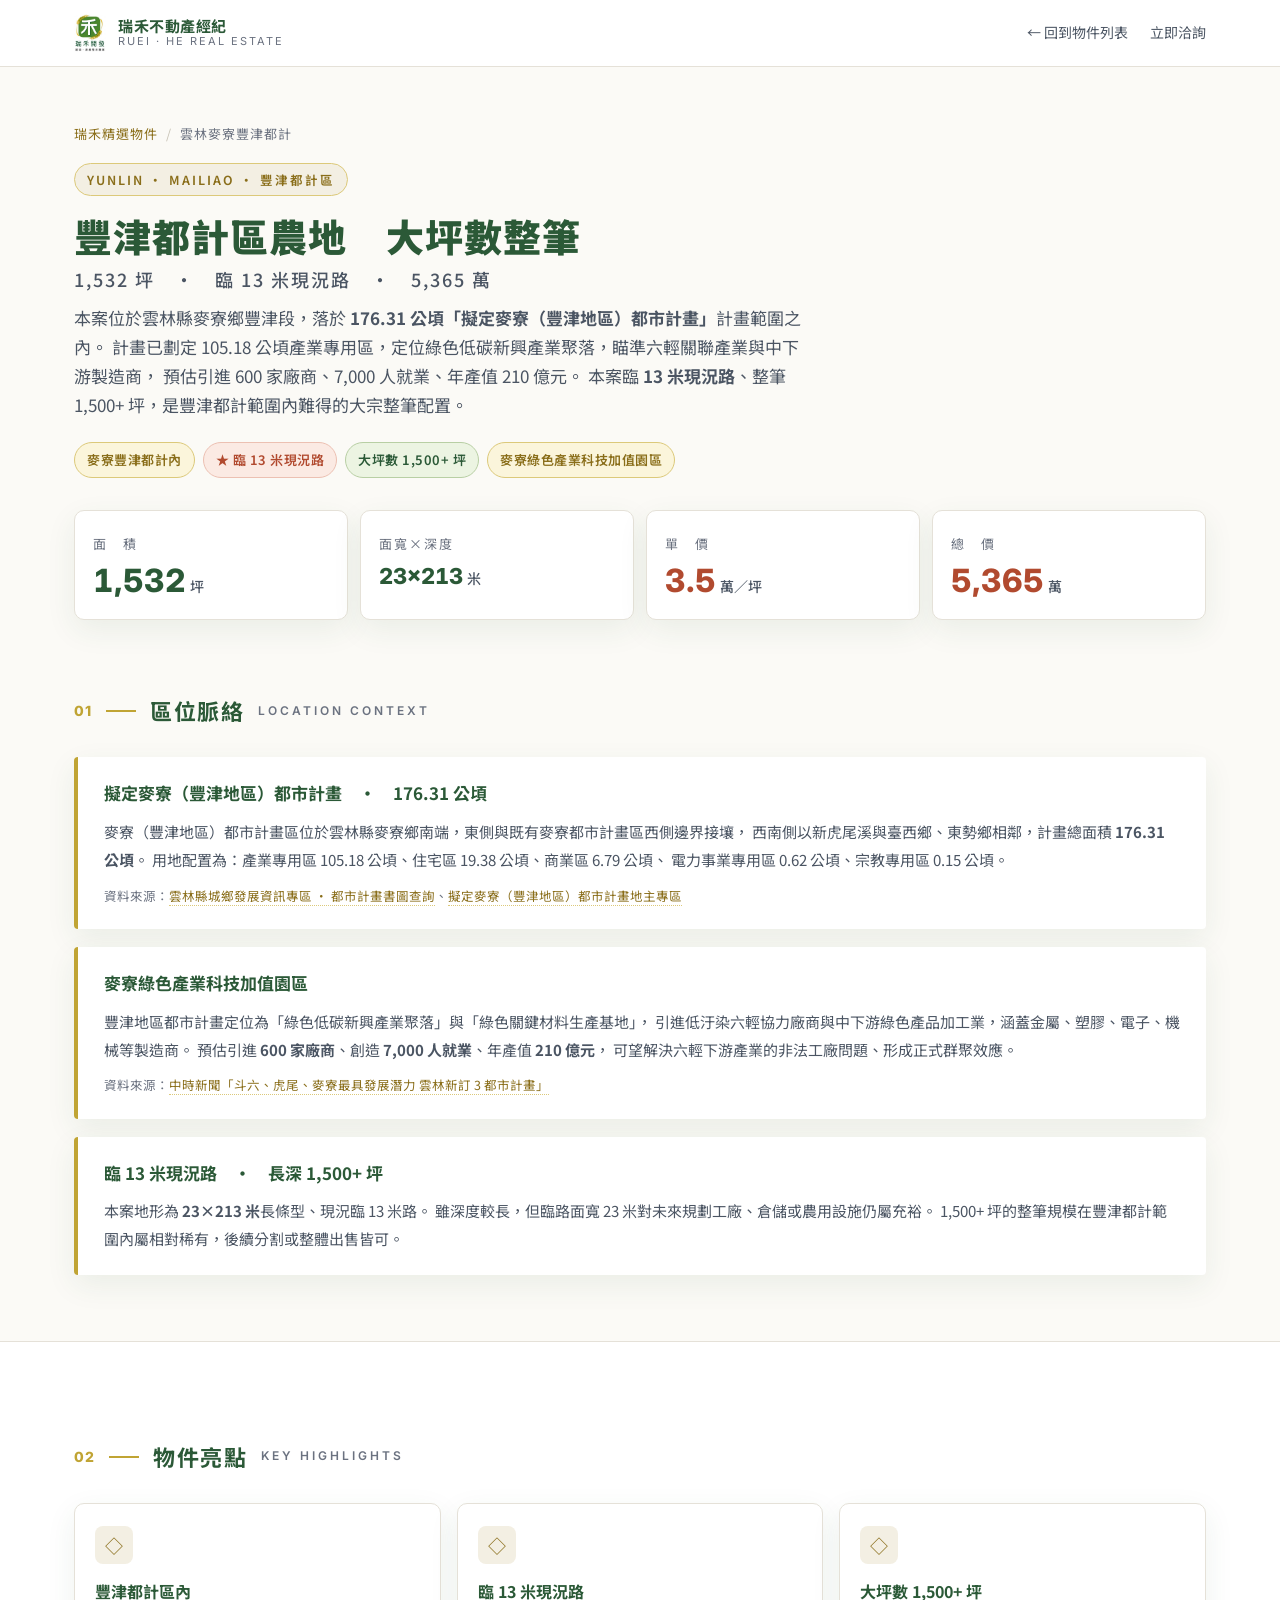
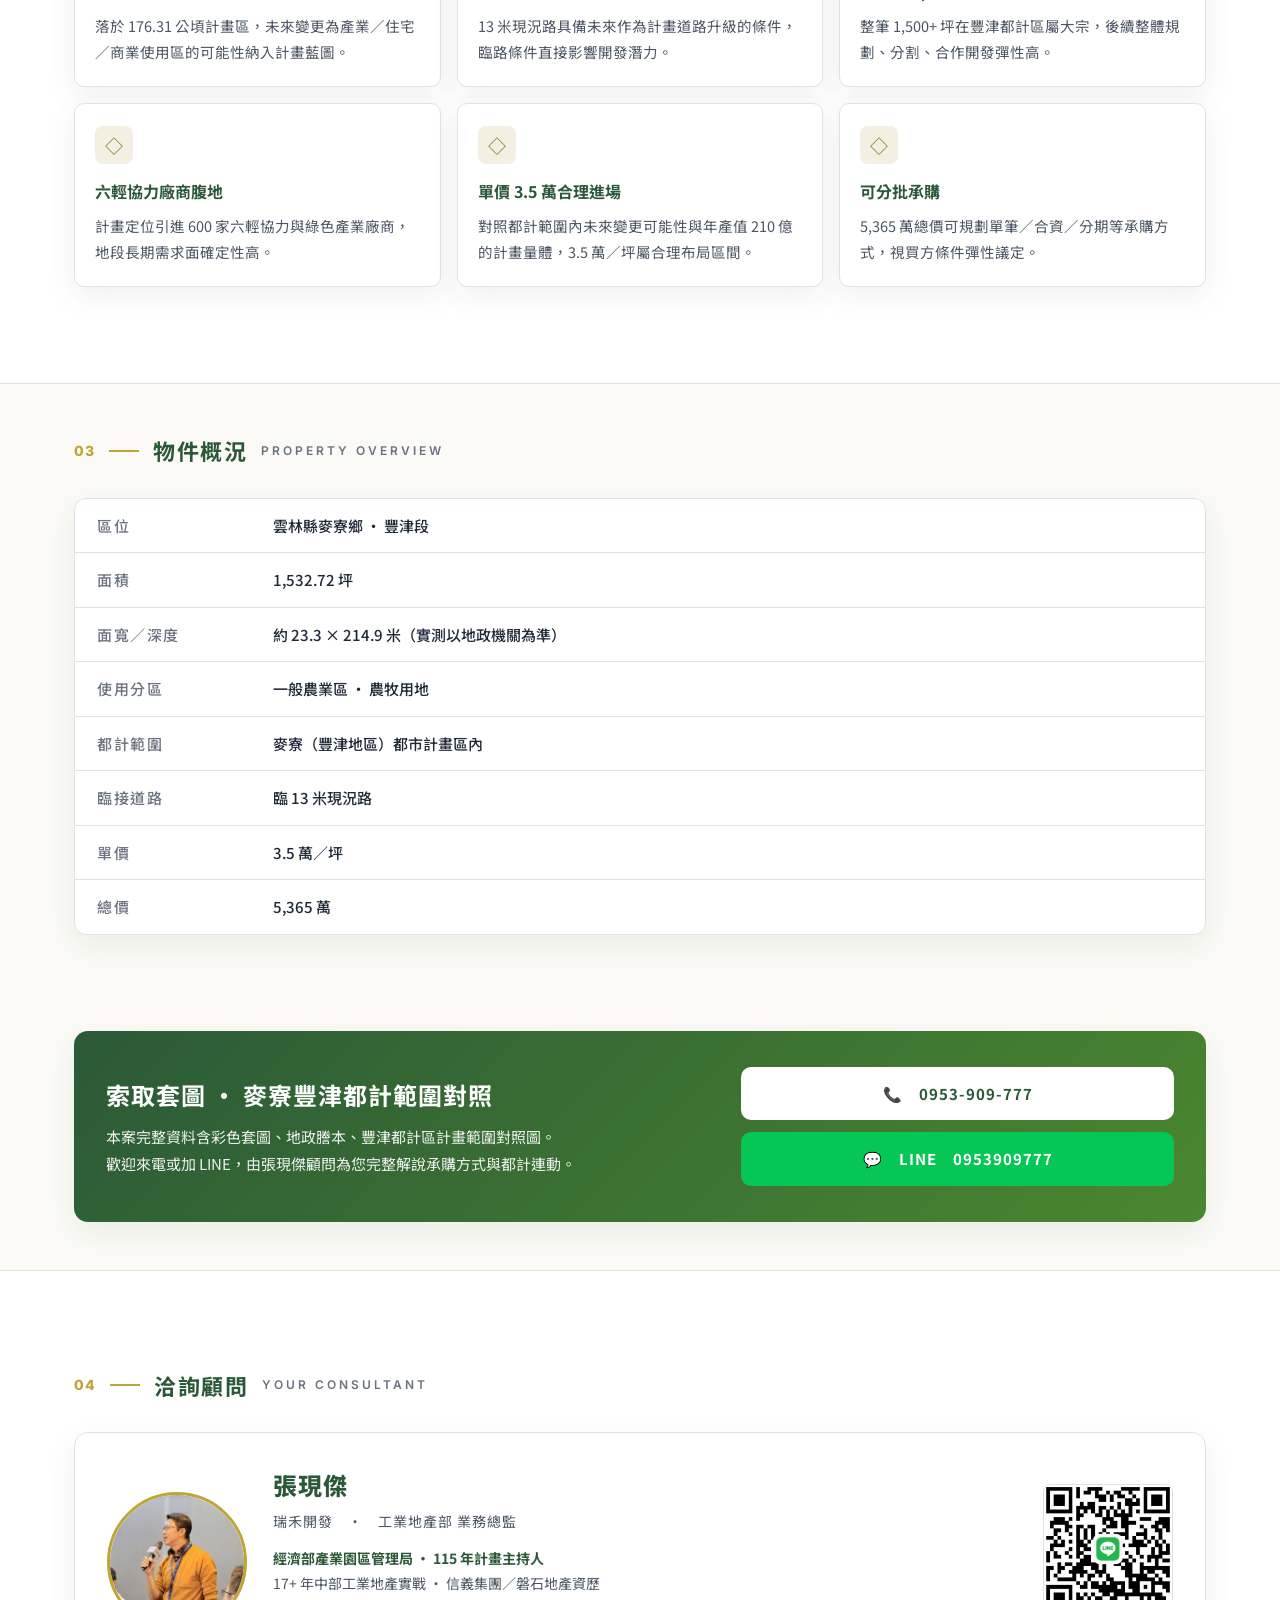
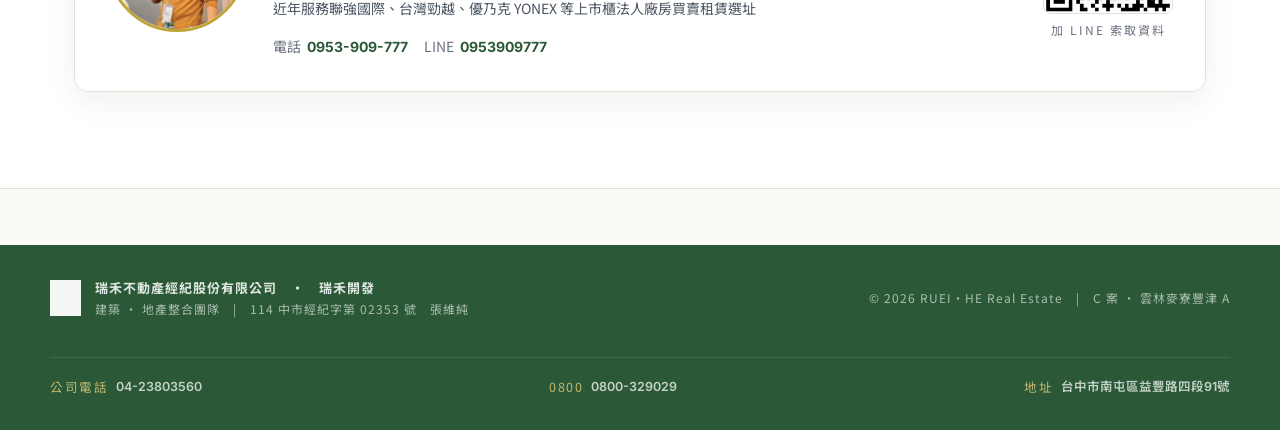
<file: 2026-05-01/c-fengjin-a.html>
<!doctype html>
<html lang="zh-Hant">
<head>
<meta charset="utf-8">
<meta name="viewport" content="width=device-width, initial-scale=1">
<title>雲林麥寮 · 豐津都計區農地　1,532 坪大坪數整筆｜瑞禾不動產</title>
<meta name="description" content="C 案：雲林麥寮豐津段 1,532 坪農地，臨 13 米現況路，落於 176 公頃麥寮（豐津地區）都市計畫產業專用區。單價 3.5 萬／坪、總價 5,365 萬。">
<link rel="preconnect" href="https://fonts.googleapis.com">
<link rel="preconnect" href="https://fonts.gstatic.com" crossorigin>
<link href="https://fonts.googleapis.com/css2?family=Noto+Sans+TC:wght@400;500;600;700;900&family=Inter:wght@500;600;700;900&display=swap" rel="stylesheet">
<link rel="stylesheet" href="assets/style.css">
</head>
<body>

<header class="topbar">
  <div class="topbar-inner">
    <a href="index.html" class="brand-mark">
      <img src="assets/ruihe-logo.png" alt="瑞禾不動產">
      <div class="b-text">
        <span class="b-zh">瑞禾不動產經紀</span>
        <span class="b-en">RUEI · HE  REAL  ESTATE</span>
      </div>
    </a>
    <nav class="top-nav">
      <a href="index.html" class="hide-mobile">← 回到物件列表</a>
      <a href="#contact">立即洽詢</a>
    </nav>
  </div>
</header>

<section class="hero">
  <div class="crumb"><a href="index.html">瑞禾精選物件</a><span class="sep">/</span>雲林麥寮豐津都計</div>
  <div class="hero-tag">YUNLIN · MAILIAO · 豐津都計區</div>
  <h1>豐津都計區農地　大坪數整筆
    <span class="sub">1,532 坪　·　臨 13 米現況路　·　5,365 萬</span>
  </h1>
  <p class="hero-lede">
    本案位於雲林縣麥寮鄉豐津段，落於 <strong>176.31 公頃「擬定麥寮（豐津地區）都市計畫」</strong>計畫範圍之內。
    計畫已劃定 105.18 公頃產業專用區，定位綠色低碳新興產業聚落，瞄準六輕關聯產業與中下游製造商，
    預估引進 600 家廠商、7,000 人就業、年產值 210 億元。
    本案臨 <strong>13 米現況路</strong>、整筆 1,500+ 坪，是豐津都計範圍內難得的大宗整筆配置。
  </p>
  <div class="pill-row">
    <span class="pill gold">麥寮豐津都計內</span>
    <span class="pill hot">★ 臨 13 米現況路</span>
    <span class="pill green">大坪數 1,500+ 坪</span>
    <span class="pill gold">麥寮綠色產業科技加值園區</span>
  </div>
</section>

<div class="kpi-strip">
  <div class="kpi-card"><div class="lbl">面　積</div><div class="v num">1,532<span class="u">坪</span></div></div>
  <div class="kpi-card"><div class="lbl">面寬×深度</div><div class="v num" style="font-size:22px;">23×213<span class="u">米</span></div></div>
  <div class="kpi-card price"><div class="lbl">單　價</div><div class="v num">3.5<span class="u">萬／坪</span></div></div>
  <div class="kpi-card price"><div class="lbl">總　價</div><div class="v num">5,365<span class="u">萬</span></div></div>
</div>

<!-- 區位脈絡 -->
<section class="section">
  <div class="sec-head">
    <span class="num-tag">01</span>
    <span class="bar"></span>
    <h2>區位脈絡</h2>
    <span class="en">LOCATION  CONTEXT</span>
  </div>

  <div class="ctx-block">
    <h3>擬定麥寮（豐津地區）都市計畫　·　176.31 公頃</h3>
    <p>
      麥寮（豐津地區）都市計畫區位於雲林縣麥寮鄉南端，東側與既有麥寮都市計畫區西側邊界接壤，
      西南側以新虎尾溪與臺西鄉、東勢鄉相鄰，計畫總面積 <strong>176.31 公頃</strong>。
      用地配置為：產業專用區 105.18 公頃、住宅區 19.38 公頃、商業區 6.79 公頃、
      電力事業專用區 0.62 公頃、宗教專用區 0.15 公頃。
    </p>
    <p class="source">資料來源：<a href="https://urbangis.yunlin.gov.tw/YLCITYGIS/InfoArea/PeopleView/FindPlanMapBook.aspx" target="_blank">雲林縣城鄉發展資訊專區 · 都市計畫書圖查詢</a>、<a href="https://www.mygo.com/fo/buyer/100193" target="_blank">擬定麥寮（豐津地區）都市計畫地主專區</a></p>
  </div>

  <div class="ctx-block">
    <h3>麥寮綠色產業科技加值園區</h3>
    <p>
      豐津地區都市計畫定位為「綠色低碳新興產業聚落」與「綠色關鍵材料生產基地」，
      引進低汙染六輕協力廠商與中下游綠色產品加工業，涵蓋金屬、塑膠、電子、機械等製造商。
      預估引進 <strong>600 家廠商</strong>、創造 <strong>7,000 人就業</strong>、年產值 <strong>210 億元</strong>，
      可望解決六輕下游產業的非法工廠問題、形成正式群聚效應。
    </p>
    <p class="source">資料來源：<a href="https://www.chinatimes.com/realtimenews/20230530004894-260405" target="_blank">中時新聞「斗六、虎尾、麥寮最具發展潛力 雲林新訂 3 都市計畫」</a></p>
  </div>

  <div class="ctx-block">
    <h3>臨 13 米現況路　·　長深 1,500+ 坪</h3>
    <p>
      本案地形為 <strong>23×213 米</strong>長條型、現況臨 13 米路。
      雖深度較長，但臨路面寬 23 米對未來規劃工廠、倉儲或農用設施仍屬充裕。
      1,500+ 坪的整筆規模在豐津都計範圍內屬相對稀有，後續分割或整體出售皆可。
    </p>
  </div>
</section>

<!-- 物件亮點 -->
<section class="section alt">
  <div class="inner">
    <div class="sec-head">
      <span class="num-tag">02</span>
      <span class="bar"></span>
      <h2>物件亮點</h2>
      <span class="en">KEY  HIGHLIGHTS</span>
    </div>
    <div class="feature-grid">
      <div class="feat">
        <div class="ic">◇</div>
        <h3>豐津都計區內</h3>
        <p>落於 176.31 公頃計畫區，未來變更為產業／住宅／商業使用區的可能性納入計畫藍圖。</p>
      </div>
      <div class="feat">
        <div class="ic">◇</div>
        <h3>臨 13 米現況路</h3>
        <p>13 米現況路具備未來作為計畫道路升級的條件，臨路條件直接影響開發潛力。</p>
      </div>
      <div class="feat">
        <div class="ic">◇</div>
        <h3>大坪數 1,500+ 坪</h3>
        <p>整筆 1,500+ 坪在豐津都計區屬大宗，後續整體規劃、分割、合作開發彈性高。</p>
      </div>
      <div class="feat">
        <div class="ic">◇</div>
        <h3>六輕協力廠商腹地</h3>
        <p>計畫定位引進 600 家六輕協力與綠色產業廠商，地段長期需求面確定性高。</p>
      </div>
      <div class="feat">
        <div class="ic">◇</div>
        <h3>單價 3.5 萬合理進場</h3>
        <p>對照都計範圍內未來變更可能性與年產值 210 億的計畫量體，3.5 萬／坪屬合理布局區間。</p>
      </div>
      <div class="feat">
        <div class="ic">◇</div>
        <h3>可分批承購</h3>
        <p>5,365 萬總價可規劃單筆／合資／分期等承購方式，視買方條件彈性議定。</p>
      </div>
    </div>
  </div>
</section>

<!-- 概況 -->
<section class="section">
  <div class="sec-head">
    <span class="num-tag">03</span>
    <span class="bar"></span>
    <h2>物件概況</h2>
    <span class="en">PROPERTY  OVERVIEW</span>
  </div>
  <div class="overview">
    <div class="row"><div class="k">區位</div><div class="v">雲林縣麥寮鄉 · 豐津段</div></div>
    <div class="row"><div class="k">面積</div><div class="v">1,532.72 坪</div></div>
    <div class="row"><div class="k">面寬／深度</div><div class="v">約 23.3 × 214.9 米（實測以地政機關為準）</div></div>
    <div class="row"><div class="k">使用分區</div><div class="v">一般農業區 · 農牧用地</div></div>
    <div class="row"><div class="k">都計範圍</div><div class="v">麥寮（豐津地區）都市計畫區內</div></div>
    <div class="row"><div class="k">臨接道路</div><div class="v">臨 13 米現況路</div></div>
    <div class="row"><div class="k">單價</div><div class="v">3.5 萬／坪</div></div>
    <div class="row"><div class="k">總價</div><div class="v">5,365 萬</div></div>
  </div>
</section>

<!-- CTA -->
<section class="section">
  <div class="cta-banner" id="contact">
    <div>
      <h3>索取套圖 · 麥寮豐津都計範圍對照</h3>
      <p>本案完整資料含彩色套圖、地政謄本、豐津都計區計畫範圍對照圖。<br>歡迎來電或加 LINE，由張現傑顧問為您完整解說承購方式與都計連動。</p>
    </div>
    <div class="btns">
      <a class="btn" href="tel:0953909777">📞　0953-909-777</a>
      <a class="btn line" href="https://line.me/ti/p/~0953909777">💬　LINE　0953909777</a>
    </div>
  </div>
</section>

<!-- Agent -->
<section class="section alt">
  <div class="inner">
    <div class="sec-head">
      <span class="num-tag">04</span>
      <span class="bar"></span>
      <h2>洽詢顧問</h2>
      <span class="en">YOUR  CONSULTANT</span>
    </div>
    <div class="agent-card">
      <div class="photo"><img src="assets/profile.jpg" alt="張現傑"></div>
      <div class="info">
        <div class="nm">張現傑</div>
        <div class="ti">瑞禾開發　·　工業地產部 業務總監</div>
        <div class="bio">
          <strong>經濟部產業園區管理局 · 115 年計畫主持人</strong><br>
          17+ 年中部工業地產實戰 · 信義集團／磐石地產資歷<br>
          近年服務聯強國際、台灣勁越、優乃克 YONEX 等上市櫃法人廠房買賣租賃選址
        </div>
        <div class="contacts">
          <div class="c"><span class="k">電話</span><span class="v">0953-909-777</span></div>
          <div class="c"><span class="k">LINE</span><span class="v">0953909777</span></div>
        </div>
      </div>
      <div class="qr">
        <img src="assets/line-qr.png" alt="LINE QR Code">
        <div class="qr-lbl">加 LINE 索取資料</div>
      </div>
    </div>
  </div>
</section>

<footer class="site-footer">
  <div class="inner">
    <div class="brand">
      <img src="assets/ruihe-logo.png" alt="瑞禾不動產">
      <div>
        <div style="font-weight:700;letter-spacing:1px;">瑞禾不動產經紀股份有限公司　·　瑞禾開發</div>
        <div class="legal">建築 · 地產整合團隊　|　114 中市經紀字第 02353 號　張維純</div>
      </div>
    </div>
    <div class="legal">© 2026 RUEI·HE Real Estate　|　C 案 · 雲林麥寮豐津 A</div>
    <div class="co-block">
      <div class="co-item"><span class="k">公司電話</span><span class="v">04-23803560</span></div>
      <div class="co-item"><span class="k">0800</span><span class="v">0800-329029</span></div>
      <div class="co-item"><span class="k">地址</span><span class="v">台中市南屯區益豐路四段91號</span></div>
    </div>
  </div>
</footer>

</body>
</html>
</file>
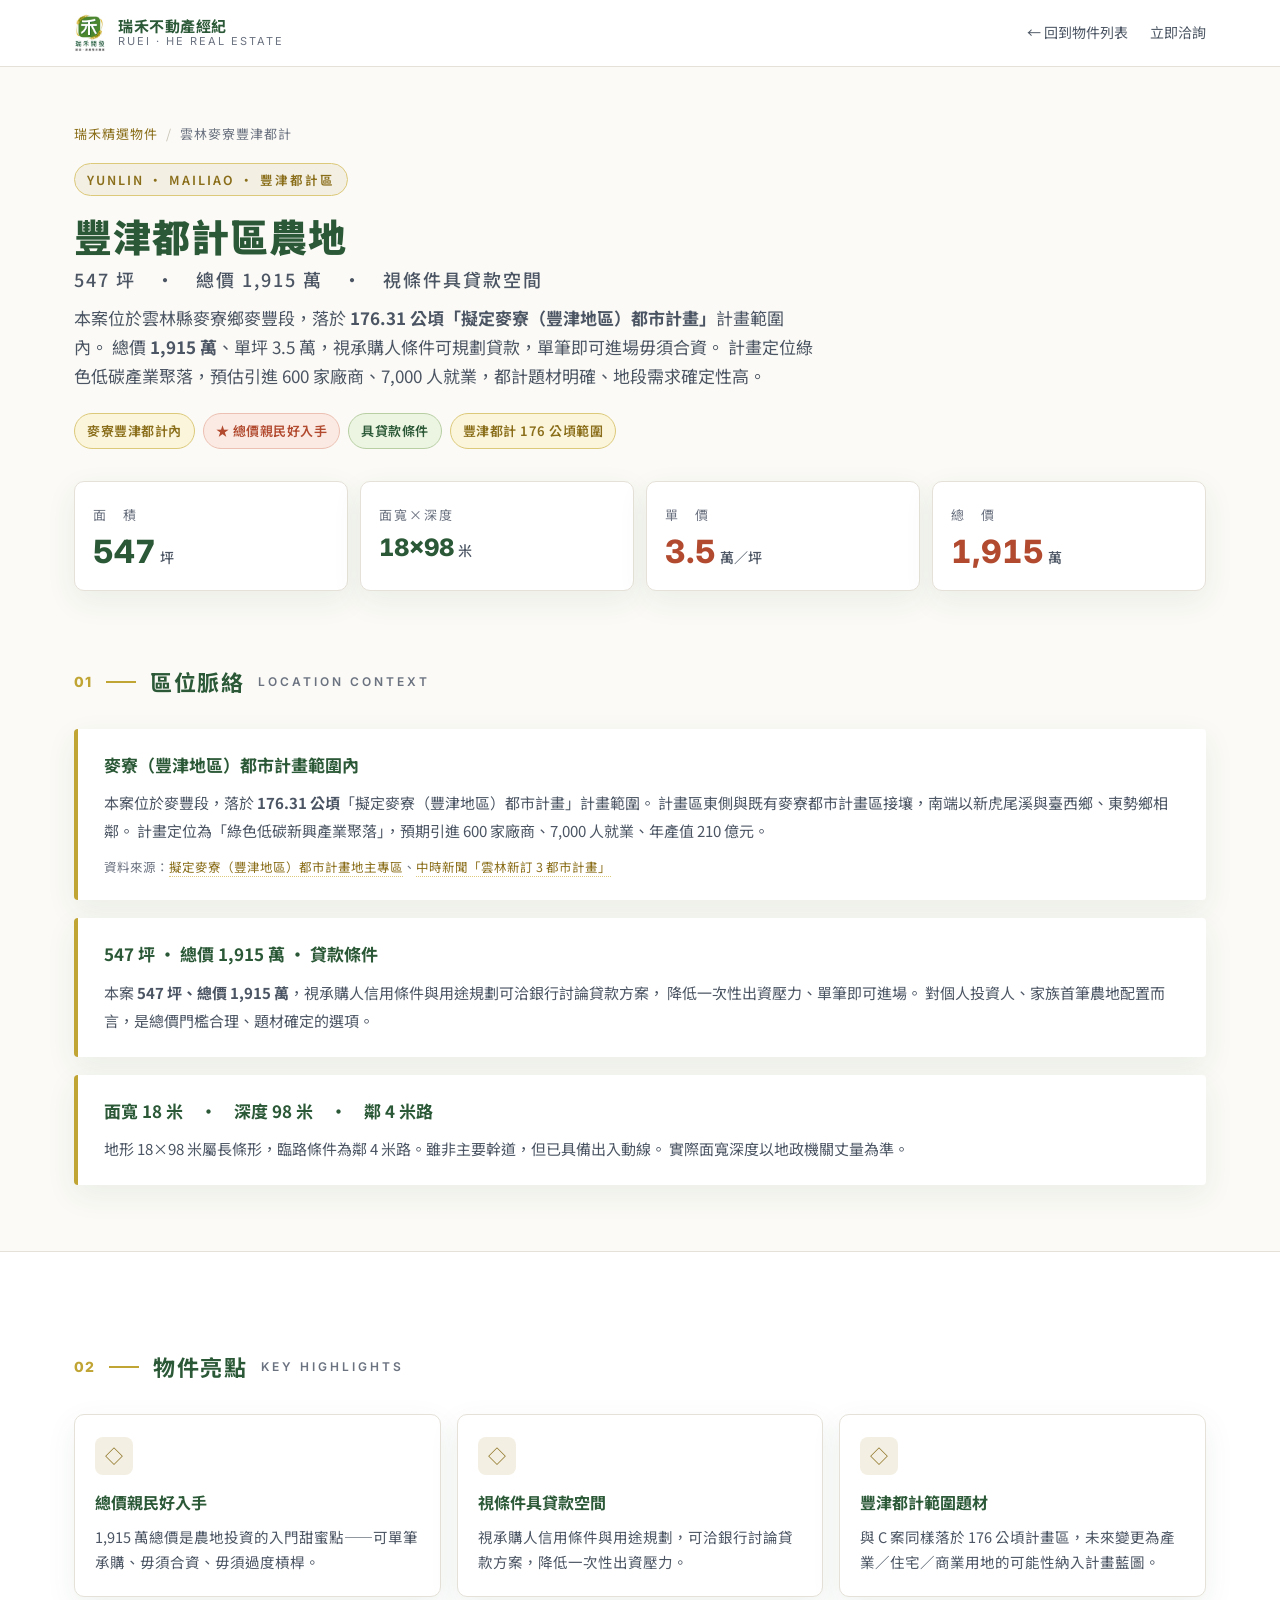
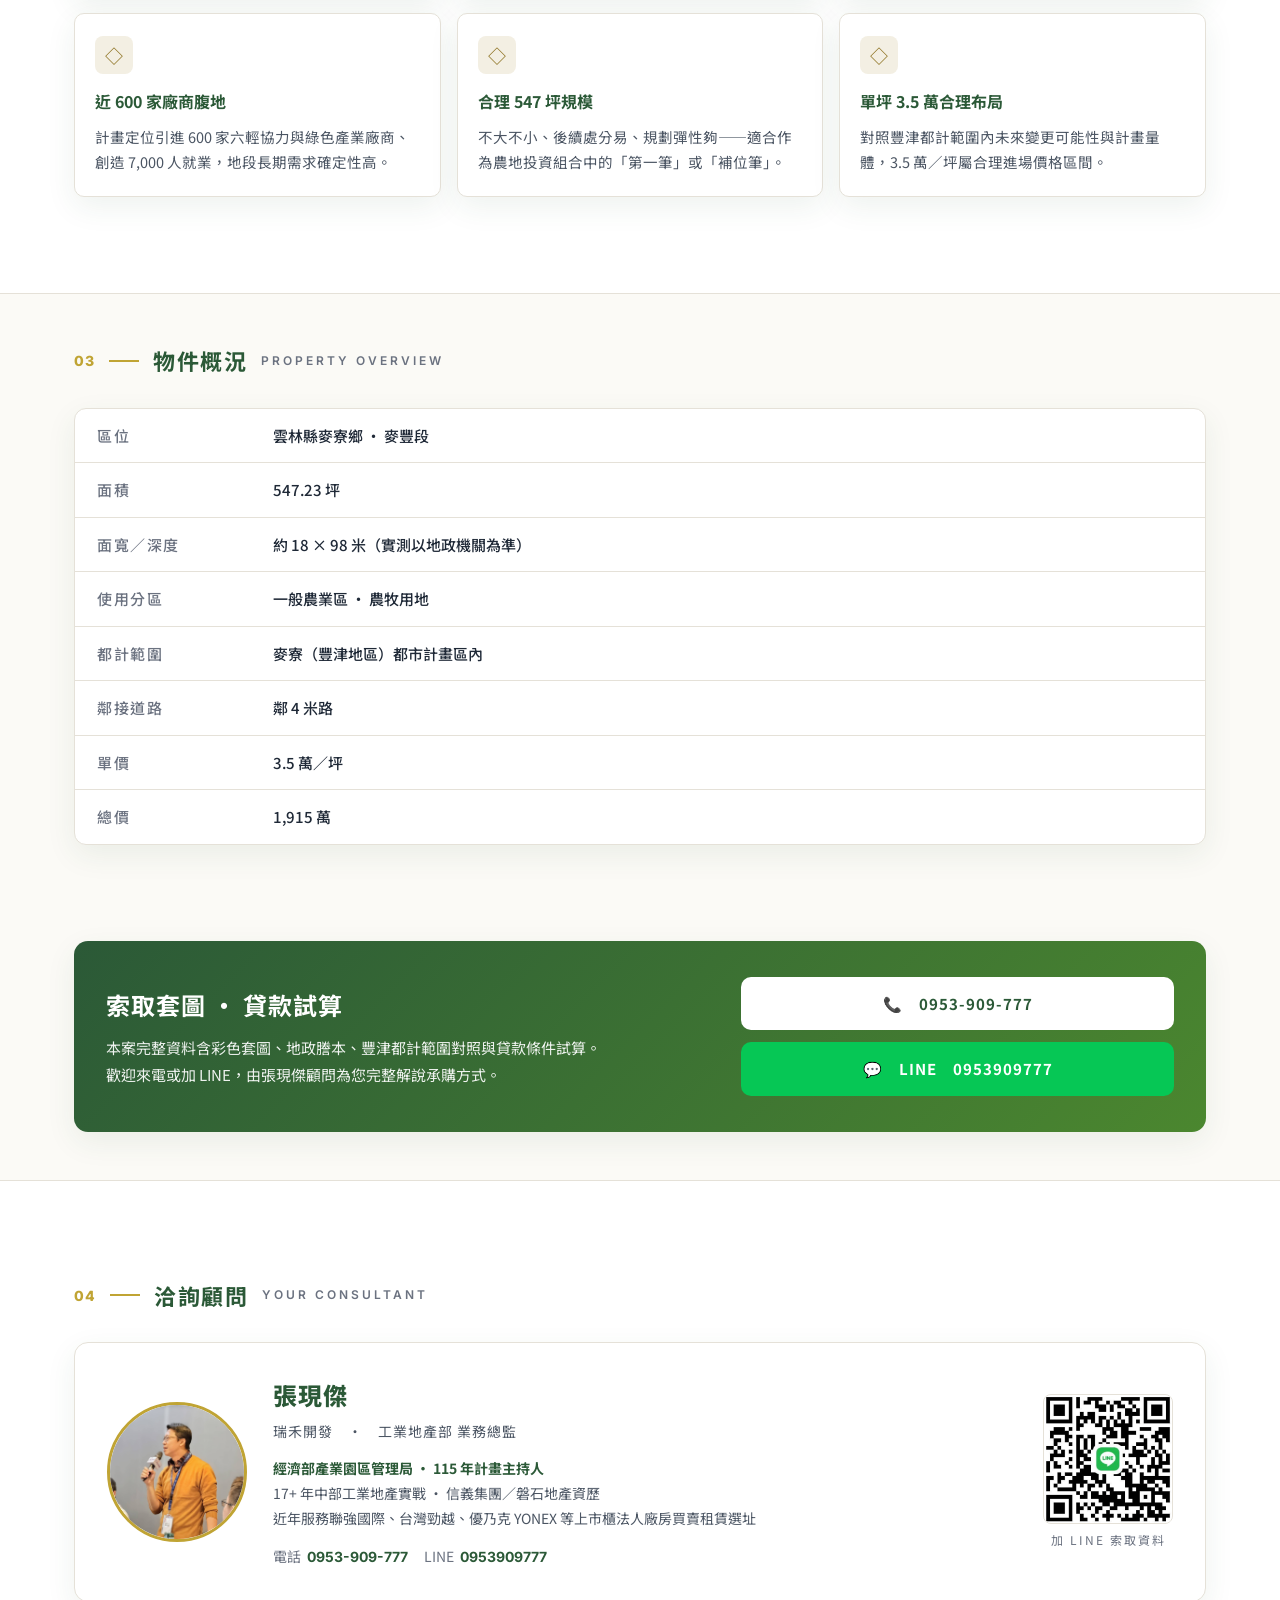
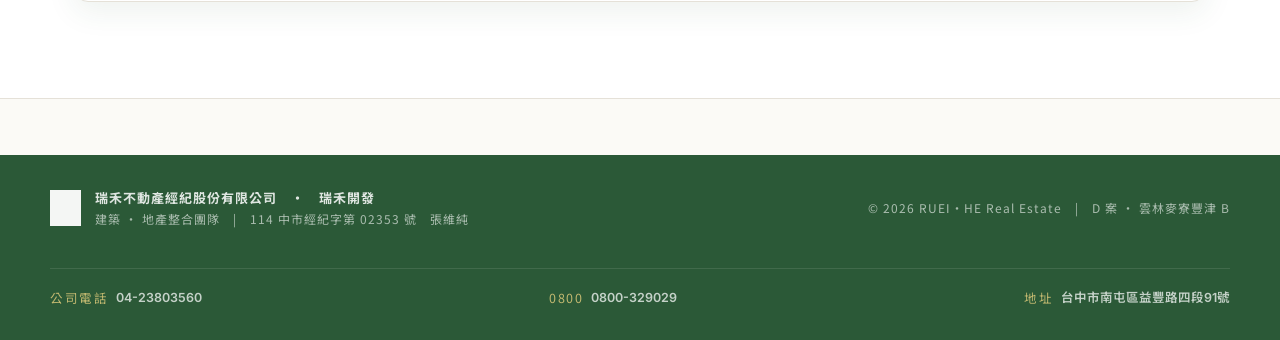
<file: 2026-05-01/d-fengjin-b.html>
<!doctype html>
<html lang="zh-Hant">
<head>
<meta charset="utf-8">
<meta name="viewport" content="width=device-width, initial-scale=1">
<title>雲林麥寮 · 豐津都計區農地　547 坪 1,915 萬｜瑞禾不動產</title>
<meta name="description" content="D 案：雲林麥寮麥豐段 547 坪農地，落於 176 公頃麥寮（豐津地區）都市計畫區內，總價 1,915 萬好入手、視條件具貸款空間。單價 3.5 萬／坪。">
<link rel="preconnect" href="https://fonts.googleapis.com">
<link rel="preconnect" href="https://fonts.gstatic.com" crossorigin>
<link href="https://fonts.googleapis.com/css2?family=Noto+Sans+TC:wght@400;500;600;700;900&family=Inter:wght@500;600;700;900&display=swap" rel="stylesheet">
<link rel="stylesheet" href="assets/style.css">
</head>
<body>

<header class="topbar">
  <div class="topbar-inner">
    <a href="index.html" class="brand-mark">
      <img src="assets/ruihe-logo.png" alt="瑞禾不動產">
      <div class="b-text">
        <span class="b-zh">瑞禾不動產經紀</span>
        <span class="b-en">RUEI · HE  REAL  ESTATE</span>
      </div>
    </a>
    <nav class="top-nav">
      <a href="index.html" class="hide-mobile">← 回到物件列表</a>
      <a href="#contact">立即洽詢</a>
    </nav>
  </div>
</header>

<section class="hero">
  <div class="crumb"><a href="index.html">瑞禾精選物件</a><span class="sep">/</span>雲林麥寮豐津都計</div>
  <div class="hero-tag">YUNLIN · MAILIAO · 豐津都計區</div>
  <h1>豐津都計區農地
    <span class="sub">547 坪　·　總價 1,915 萬　·　視條件具貸款空間</span>
  </h1>
  <p class="hero-lede">
    本案位於雲林縣麥寮鄉麥豐段，落於 <strong>176.31 公頃「擬定麥寮（豐津地區）都市計畫」</strong>計畫範圍內。
    總價 <strong>1,915 萬</strong>、單坪 3.5 萬，視承購人條件可規劃貸款，單筆即可進場毋須合資。
    計畫定位綠色低碳產業聚落，預估引進 600 家廠商、7,000 人就業，都計題材明確、地段需求確定性高。
  </p>
  <div class="pill-row">
    <span class="pill gold">麥寮豐津都計內</span>
    <span class="pill hot">★ 總價親民好入手</span>
    <span class="pill green">具貸款條件</span>
    <span class="pill gold">豐津都計 176 公頃範圍</span>
  </div>
</section>

<div class="kpi-strip">
  <div class="kpi-card"><div class="lbl">面　積</div><div class="v num">547<span class="u">坪</span></div></div>
  <div class="kpi-card"><div class="lbl">面寬×深度</div><div class="v num" style="font-size:24px;">18×98<span class="u">米</span></div></div>
  <div class="kpi-card price"><div class="lbl">單　價</div><div class="v num">3.5<span class="u">萬／坪</span></div></div>
  <div class="kpi-card price"><div class="lbl">總　價</div><div class="v num">1,915<span class="u">萬</span></div></div>
</div>

<!-- 區位脈絡 -->
<section class="section">
  <div class="sec-head">
    <span class="num-tag">01</span>
    <span class="bar"></span>
    <h2>區位脈絡</h2>
    <span class="en">LOCATION  CONTEXT</span>
  </div>

  <div class="ctx-block">
    <h3>麥寮（豐津地區）都市計畫範圍內</h3>
    <p>
      本案位於麥豐段，落於 <strong>176.31 公頃</strong>「擬定麥寮（豐津地區）都市計畫」計畫範圍。
      計畫區東側與既有麥寮都市計畫區接壤，南端以新虎尾溪與臺西鄉、東勢鄉相鄰。
      計畫定位為「綠色低碳新興產業聚落」，預期引進 600 家廠商、7,000 人就業、年產值 210 億元。
    </p>
    <p class="source">資料來源：<a href="https://www.mygo.com/fo/buyer/100193" target="_blank">擬定麥寮（豐津地區）都市計畫地主專區</a>、<a href="https://www.chinatimes.com/realtimenews/20230530004894-260405" target="_blank">中時新聞「雲林新訂 3 都市計畫」</a></p>
  </div>

  <div class="ctx-block">
    <h3>547 坪 · 總價 1,915 萬 · 貸款條件</h3>
    <p>
      本案 <strong>547 坪、總價 1,915 萬</strong>，視承購人信用條件與用途規劃可洽銀行討論貸款方案，
      降低一次性出資壓力、單筆即可進場。
      對個人投資人、家族首筆農地配置而言，是總價門檻合理、題材確定的選項。
    </p>
  </div>

  <div class="ctx-block">
    <h3>面寬 18 米　·　深度 98 米　·　鄰 4 米路</h3>
    <p>
      地形 18×98 米屬長條形，臨路條件為鄰 4 米路。雖非主要幹道，但已具備出入動線。
      實際面寬深度以地政機關丈量為準。
    </p>
  </div>
</section>

<!-- 物件亮點 -->
<section class="section alt">
  <div class="inner">
    <div class="sec-head">
      <span class="num-tag">02</span>
      <span class="bar"></span>
      <h2>物件亮點</h2>
      <span class="en">KEY  HIGHLIGHTS</span>
    </div>
    <div class="feature-grid">
      <div class="feat">
        <div class="ic">◇</div>
        <h3>總價親民好入手</h3>
        <p>1,915 萬總價是農地投資的入門甜蜜點——可單筆承購、毋須合資、毋須過度槓桿。</p>
      </div>
      <div class="feat">
        <div class="ic">◇</div>
        <h3>視條件具貸款空間</h3>
        <p>視承購人信用條件與用途規劃，可洽銀行討論貸款方案，降低一次性出資壓力。</p>
      </div>
      <div class="feat">
        <div class="ic">◇</div>
        <h3>豐津都計範圍題材</h3>
        <p>與 C 案同樣落於 176 公頃計畫區，未來變更為產業／住宅／商業用地的可能性納入計畫藍圖。</p>
      </div>
      <div class="feat">
        <div class="ic">◇</div>
        <h3>近 600 家廠商腹地</h3>
        <p>計畫定位引進 600 家六輕協力與綠色產業廠商、創造 7,000 人就業，地段長期需求確定性高。</p>
      </div>
      <div class="feat">
        <div class="ic">◇</div>
        <h3>合理 547 坪規模</h3>
        <p>不大不小、後續處分易、規劃彈性夠——適合作為農地投資組合中的「第一筆」或「補位筆」。</p>
      </div>
      <div class="feat">
        <div class="ic">◇</div>
        <h3>單坪 3.5 萬合理布局</h3>
        <p>對照豐津都計範圍內未來變更可能性與計畫量體，3.5 萬／坪屬合理進場價格區間。</p>
      </div>
    </div>
  </div>
</section>

<!-- 概況 -->
<section class="section">
  <div class="sec-head">
    <span class="num-tag">03</span>
    <span class="bar"></span>
    <h2>物件概況</h2>
    <span class="en">PROPERTY  OVERVIEW</span>
  </div>
  <div class="overview">
    <div class="row"><div class="k">區位</div><div class="v">雲林縣麥寮鄉 · 麥豐段</div></div>
    <div class="row"><div class="k">面積</div><div class="v">547.23 坪</div></div>
    <div class="row"><div class="k">面寬／深度</div><div class="v">約 18 × 98 米（實測以地政機關為準）</div></div>
    <div class="row"><div class="k">使用分區</div><div class="v">一般農業區 · 農牧用地</div></div>
    <div class="row"><div class="k">都計範圍</div><div class="v">麥寮（豐津地區）都市計畫區內</div></div>
    <div class="row"><div class="k">鄰接道路</div><div class="v">鄰 4 米路</div></div>
    <div class="row"><div class="k">單價</div><div class="v">3.5 萬／坪</div></div>
    <div class="row"><div class="k">總價</div><div class="v">1,915 萬</div></div>
  </div>
</section>

<!-- CTA -->
<section class="section">
  <div class="cta-banner" id="contact">
    <div>
      <h3>索取套圖 · 貸款試算</h3>
      <p>本案完整資料含彩色套圖、地政謄本、豐津都計範圍對照與貸款條件試算。<br>歡迎來電或加 LINE，由張現傑顧問為您完整解說承購方式。</p>
    </div>
    <div class="btns">
      <a class="btn" href="tel:0953909777">📞　0953-909-777</a>
      <a class="btn line" href="https://line.me/ti/p/~0953909777">💬　LINE　0953909777</a>
    </div>
  </div>
</section>

<!-- Agent -->
<section class="section alt">
  <div class="inner">
    <div class="sec-head">
      <span class="num-tag">04</span>
      <span class="bar"></span>
      <h2>洽詢顧問</h2>
      <span class="en">YOUR  CONSULTANT</span>
    </div>
    <div class="agent-card">
      <div class="photo"><img src="assets/profile.jpg" alt="張現傑"></div>
      <div class="info">
        <div class="nm">張現傑</div>
        <div class="ti">瑞禾開發　·　工業地產部 業務總監</div>
        <div class="bio">
          <strong>經濟部產業園區管理局 · 115 年計畫主持人</strong><br>
          17+ 年中部工業地產實戰 · 信義集團／磐石地產資歷<br>
          近年服務聯強國際、台灣勁越、優乃克 YONEX 等上市櫃法人廠房買賣租賃選址
        </div>
        <div class="contacts">
          <div class="c"><span class="k">電話</span><span class="v">0953-909-777</span></div>
          <div class="c"><span class="k">LINE</span><span class="v">0953909777</span></div>
        </div>
      </div>
      <div class="qr">
        <img src="assets/line-qr.png" alt="LINE QR Code">
        <div class="qr-lbl">加 LINE 索取資料</div>
      </div>
    </div>
  </div>
</section>

<footer class="site-footer">
  <div class="inner">
    <div class="brand">
      <img src="assets/ruihe-logo.png" alt="瑞禾不動產">
      <div>
        <div style="font-weight:700;letter-spacing:1px;">瑞禾不動產經紀股份有限公司　·　瑞禾開發</div>
        <div class="legal">建築 · 地產整合團隊　|　114 中市經紀字第 02353 號　張維純</div>
      </div>
    </div>
    <div class="legal">© 2026 RUEI·HE Real Estate　|　D 案 · 雲林麥寮豐津 B</div>
    <div class="co-block">
      <div class="co-item"><span class="k">公司電話</span><span class="v">04-23803560</span></div>
      <div class="co-item"><span class="k">0800</span><span class="v">0800-329029</span></div>
      <div class="co-item"><span class="k">地址</span><span class="v">台中市南屯區益豐路四段91號</span></div>
    </div>
  </div>
</footer>

</body>
</html>
</file>
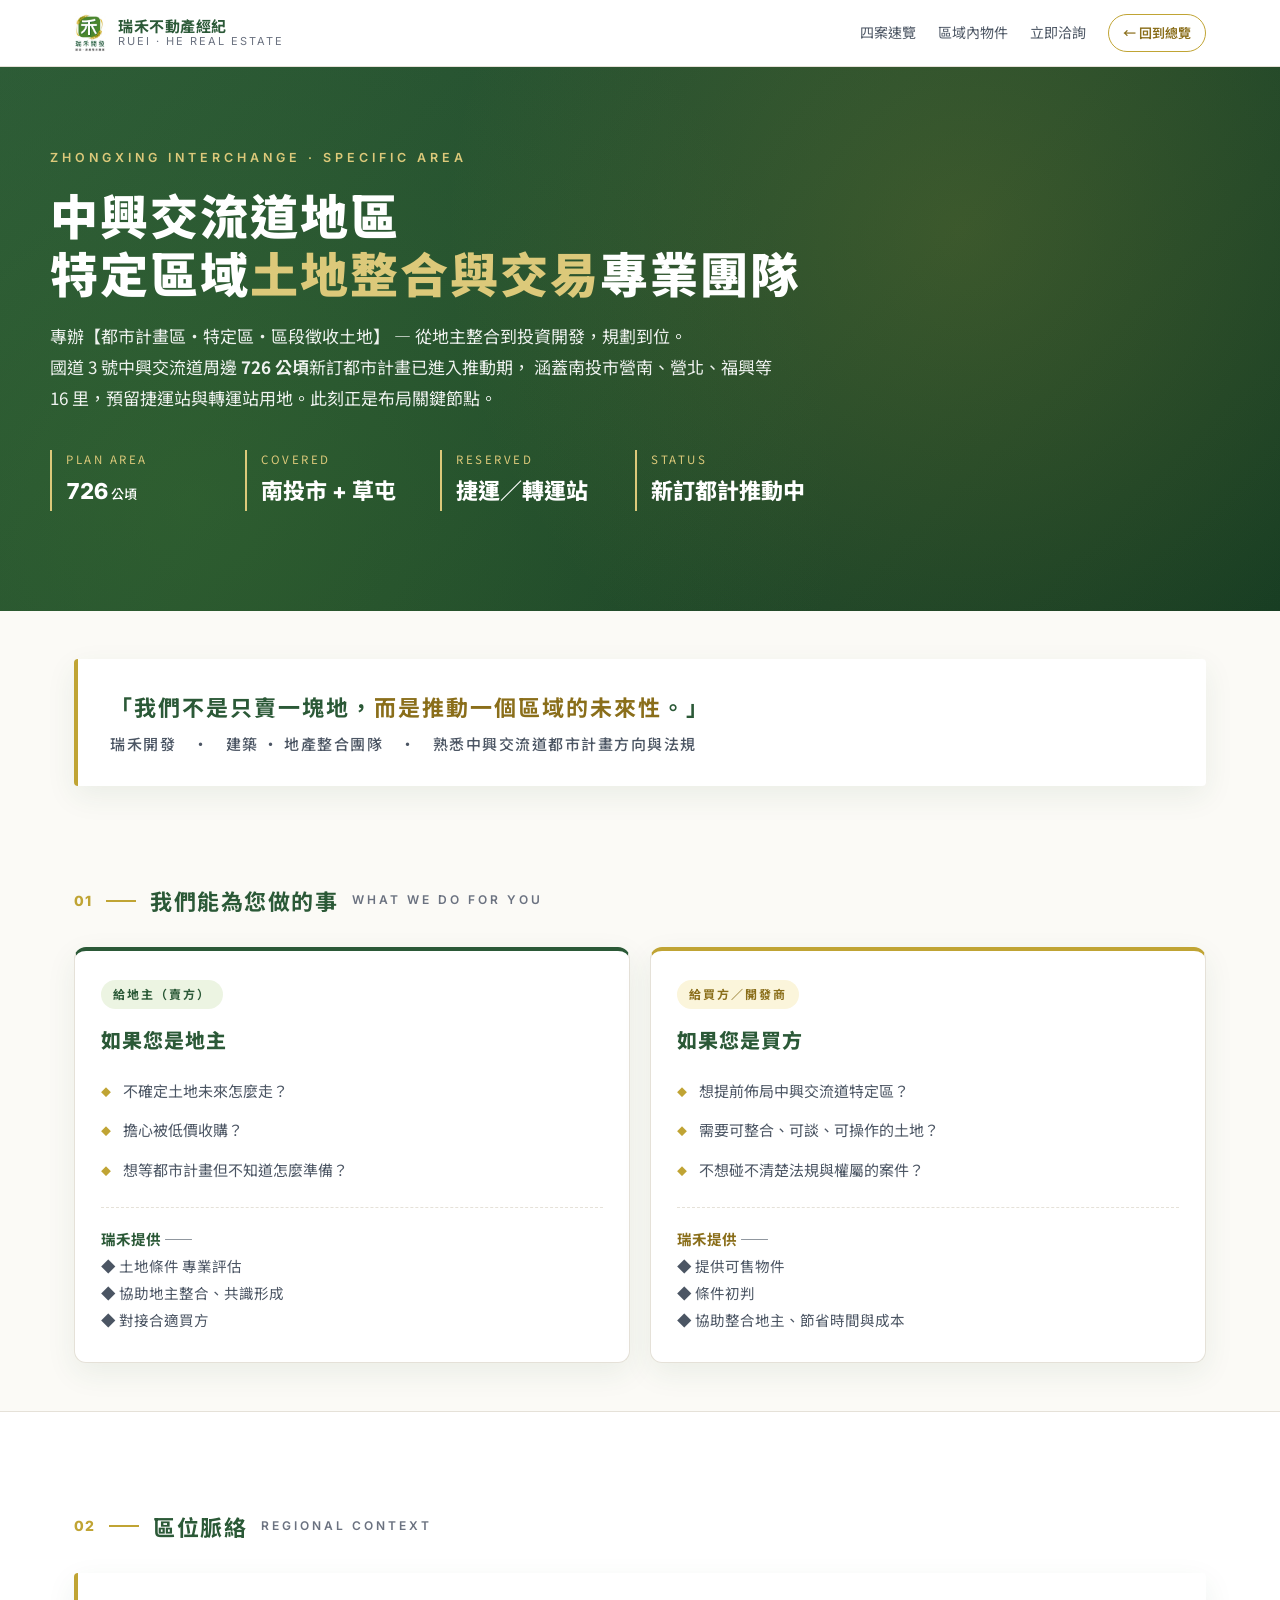
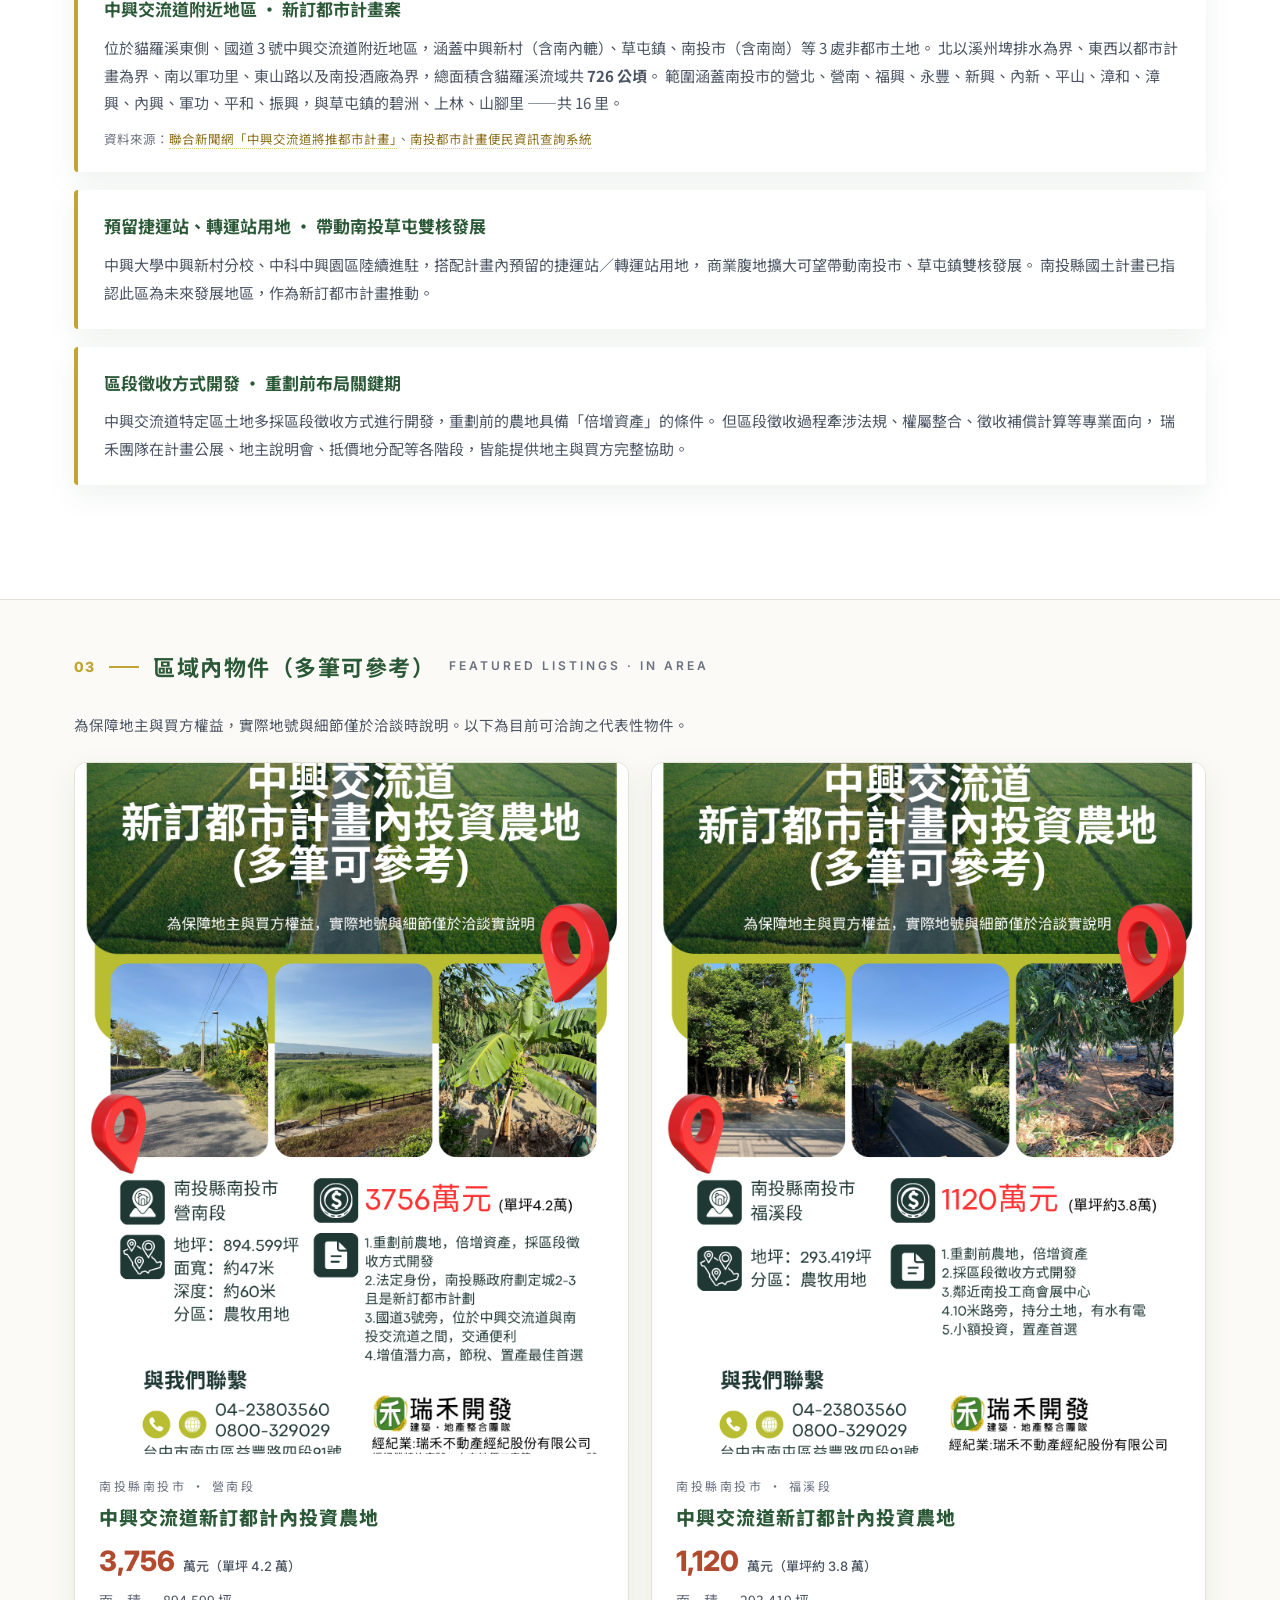
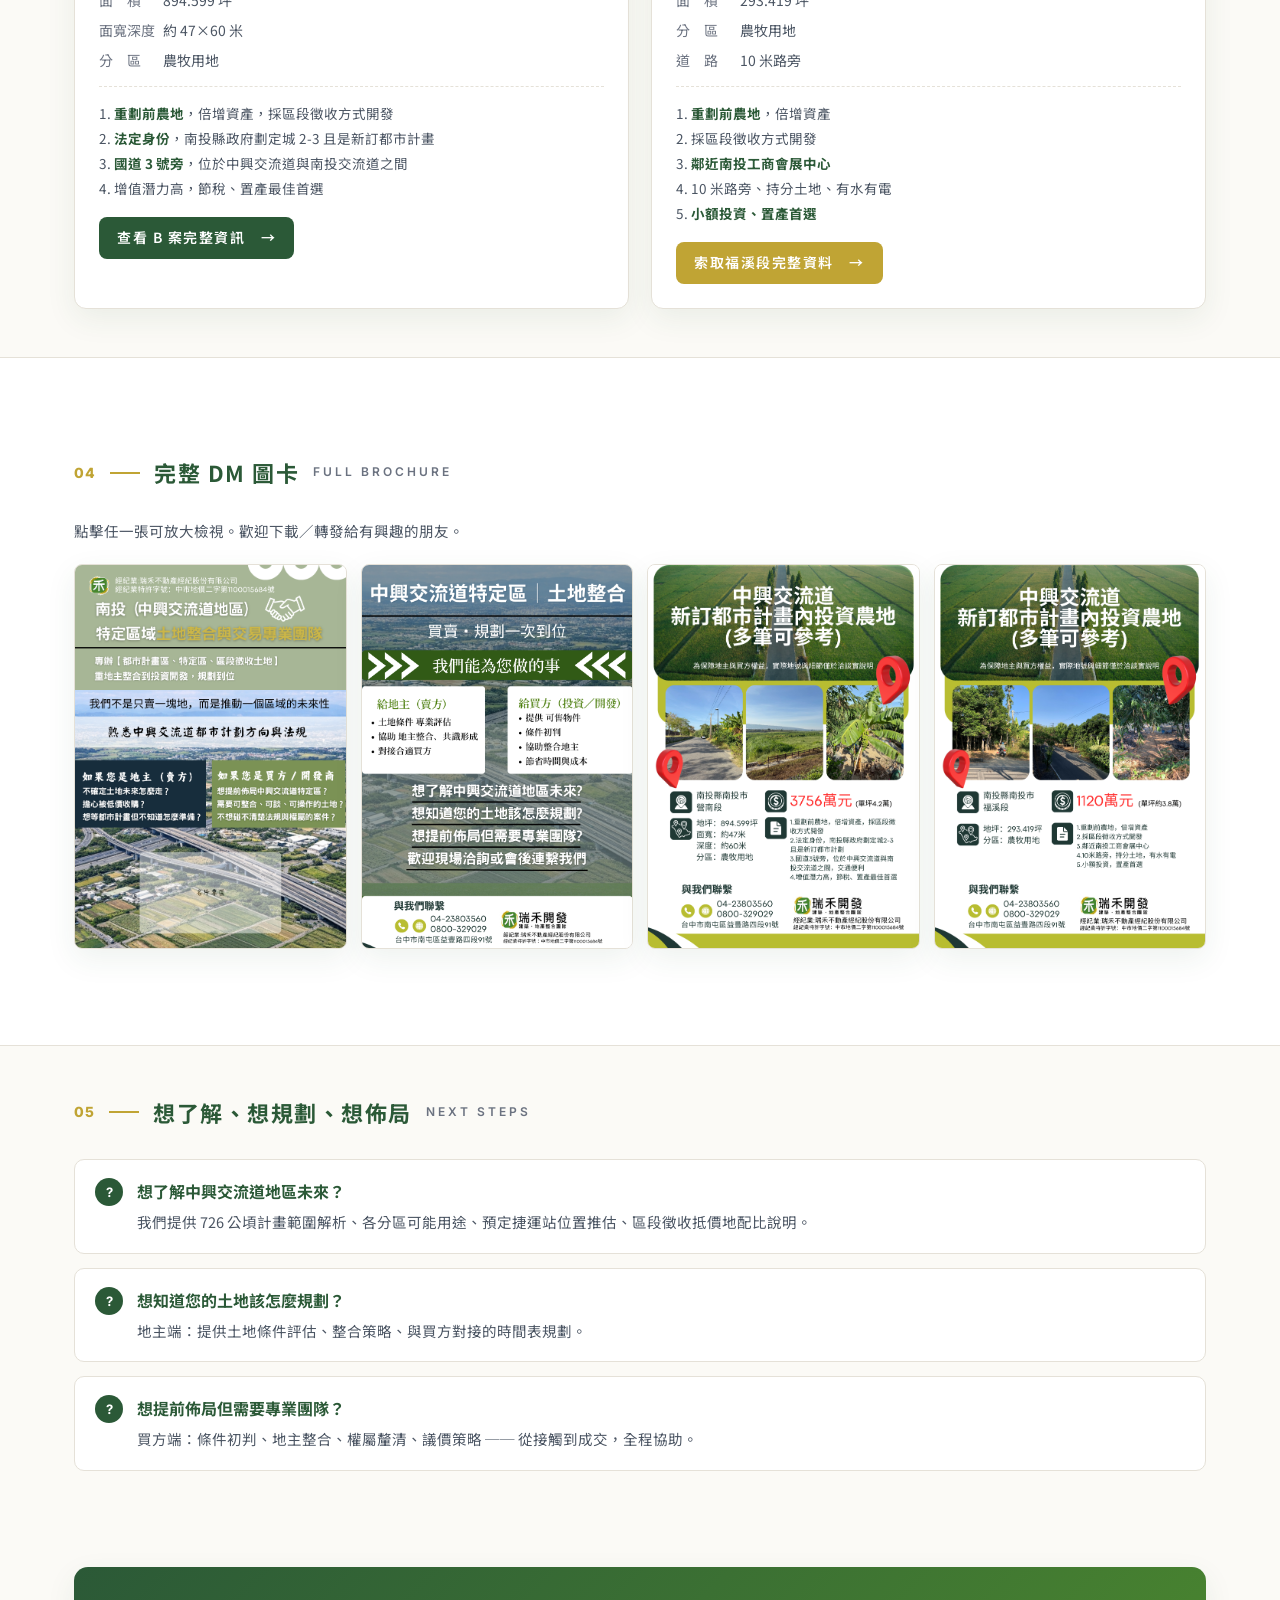
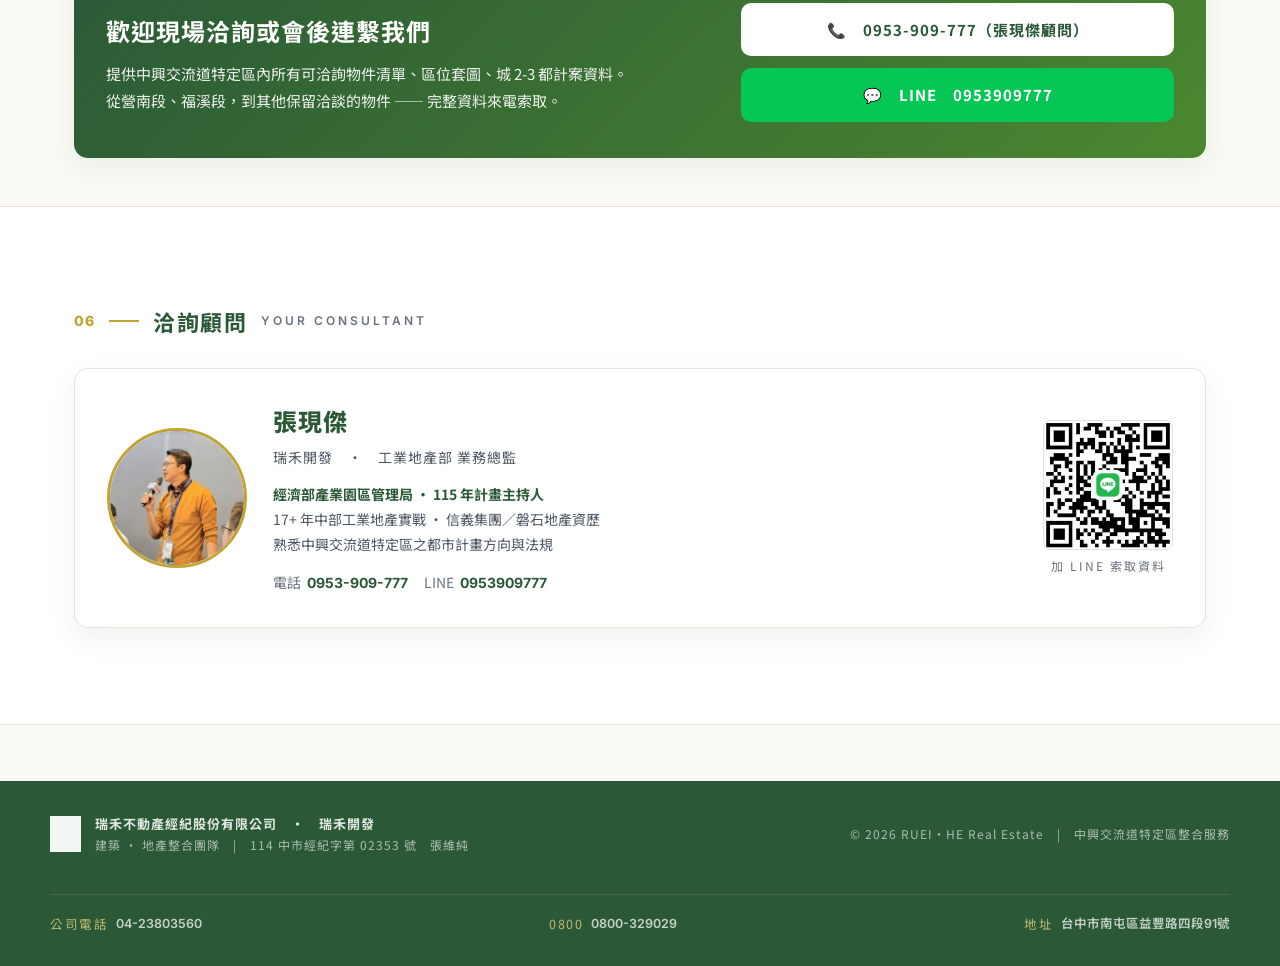
<file: 2026-05-01/zhongxing-area.html>
<!doctype html>
<html lang="zh-Hant">
<head>
<meta charset="utf-8">
<meta name="viewport" content="width=device-width, initial-scale=1">
<title>中興交流道特定區 · 土地整合服務｜瑞禾不動產</title>
<meta name="description" content="瑞禾開發專業團隊·專辦中興交流道特定區之都市計畫區、特定區、區段徵收土地整合與買賣。我們不是只賣一塊地，而是推動一個區域的未來性。">
<link rel="preconnect" href="https://fonts.googleapis.com">
<link rel="preconnect" href="https://fonts.gstatic.com" crossorigin>
<link href="https://fonts.googleapis.com/css2?family=Noto+Sans+TC:wght@400;500;600;700;900&family=Inter:wght@500;600;700;900&display=swap" rel="stylesheet">
<link rel="stylesheet" href="assets/style.css">
</head>
<body>

<header class="topbar">
  <div class="topbar-inner">
    <a href="index.html" class="brand-mark">
      <img src="assets/ruihe-logo.png" alt="瑞禾不動產">
      <div class="b-text">
        <span class="b-zh">瑞禾不動產經紀</span>
        <span class="b-en">RUEI · HE  REAL  ESTATE</span>
      </div>
    </a>
    <nav class="top-nav">
      <a href="index.html#cases" class="hide-mobile">四案速覽</a>
      <a href="#listings" class="hide-mobile">區域內物件</a>
      <a href="#contact">立即洽詢</a>
      <a href="index.html" class="back">← 回到總覽</a>
    </nav>
  </div>
</header>

<!-- Hero -->
<section class="hub-hero">
  <div class="inner">
    <div class="tag">ZHONGXING  INTERCHANGE  ·  SPECIFIC  AREA</div>
    <h1>中興交流道地區<br>特定區域<span class="accent">土地整合與交易</span>專業團隊</h1>
    <p class="lede">
      專辦【都市計畫區・特定區・區段徵收土地】 — 從地主整合到投資開發，規劃到位。<br>
      國道 3 號中興交流道周邊 <strong>726 公頃</strong>新訂都市計畫已進入推動期，
      涵蓋南投市營南、營北、福興等 16 里，預留捷運站與轉運站用地。此刻正是布局關鍵節點。
    </p>
    <div class="summary-row">
      <div class="sm"><div class="k">PLAN AREA</div><div class="v num">726<span style="font-size:13px;font-weight:500;"> 公頃</span></div></div>
      <div class="sm"><div class="k">COVERED</div><div class="v">南投市 + 草屯</div></div>
      <div class="sm"><div class="k">RESERVED</div><div class="v">捷運／轉運站</div></div>
      <div class="sm"><div class="k">STATUS</div><div class="v">新訂都計推動中</div></div>
    </div>
  </div>
</section>

<!-- Manifesto -->
<section class="section">
  <div class="manifesto">
    「我們不是只賣一塊地，<span class="accent">而是推動一個區域的未來性</span>。」
    <span class="sub">瑞禾開發　·　建築 · 地產整合團隊　·　熟悉中興交流道都市計畫方向與法規</span>
  </div>
</section>

<!-- 服務雙視角 -->
<section class="section">
  <div class="sec-head">
    <span class="num-tag">01</span>
    <span class="bar"></span>
    <h2>我們能為您做的事</h2>
    <span class="en">WHAT  WE  DO  FOR  YOU</span>
  </div>

  <div class="persona-grid">

    <!-- Seller -->
    <div class="persona-card seller">
      <span class="ptag">給地主（賣方）</span>
      <h3>如果您是地主</h3>
      <ul>
        <li>不確定土地未來怎麼走？</li>
        <li>擔心被低價收購？</li>
        <li>想等都市計畫但不知道怎麼準備？</li>
      </ul>
      <div style="margin-top:18px;padding-top:18px;border-top:1px dashed var(--rule-soft);">
        <p style="color:var(--text-soft);font-size:14.5px;line-height:1.85;">
          <strong style="color:var(--ink-forest);">瑞禾提供</strong> ——<br>
          ◆ 土地條件 專業評估<br>
          ◆ 協助地主整合、共識形成<br>
          ◆ 對接合適買方
        </p>
      </div>
    </div>

    <!-- Buyer -->
    <div class="persona-card buyer">
      <span class="ptag">給買方／開發商</span>
      <h3>如果您是買方</h3>
      <ul>
        <li>想提前佈局中興交流道特定區？</li>
        <li>需要可整合、可談、可操作的土地？</li>
        <li>不想碰不清楚法規與權屬的案件？</li>
      </ul>
      <div style="margin-top:18px;padding-top:18px;border-top:1px dashed var(--rule-soft);">
        <p style="color:var(--text-soft);font-size:14.5px;line-height:1.85;">
          <strong style="color:var(--ink-gold);">瑞禾提供</strong> ——<br>
          ◆ 提供可售物件<br>
          ◆ 條件初判<br>
          ◆ 協助整合地主、節省時間與成本
        </p>
      </div>
    </div>

  </div>
</section>

<!-- 區位脈絡 -->
<section class="section alt">
  <div class="inner">
    <div class="sec-head">
      <span class="num-tag">02</span>
      <span class="bar"></span>
      <h2>區位脈絡</h2>
      <span class="en">REGIONAL  CONTEXT</span>
    </div>

    <div class="ctx-block">
      <h3>中興交流道附近地區 · 新訂都市計畫案</h3>
      <p>
        位於貓羅溪東側、國道 3 號中興交流道附近地區，涵蓋中興新村（含南內轆）、草屯鎮、南投市（含南崗）等 3 處非都市土地。
        北以溪州埤排水為界、東西以都市計畫為界、南以軍功里、東山路以及南投酒廠為界，總面積含貓羅溪流域共 <strong>726 公頃</strong>。
        範圍涵蓋南投市的營北、營南、福興、永豐、新興、內新、平山、漳和、漳興、內興、軍功、平和、振興，與草屯鎮的碧洲、上林、山腳里 ——共 16 里。
      </p>
      <p class="source">資料來源：<a href="https://udn.com/news/story/7325/7889902" target="_blank">聯合新聞網「中興交流道將推都市計畫」</a>、<a href="https://up.nantou.gov.tw/zxsiurbanplan" target="_blank">南投都市計畫便民資訊查詢系統</a></p>
    </div>

    <div class="ctx-block">
      <h3>預留捷運站、轉運站用地 · 帶動南投草屯雙核發展</h3>
      <p>
        中興大學中興新村分校、中科中興園區陸續進駐，搭配計畫內預留的捷運站／轉運站用地，
        商業腹地擴大可望帶動南投市、草屯鎮雙核發展。
        南投縣國土計畫已指認此區為未來發展地區，作為新訂都市計畫推動。
      </p>
    </div>

    <div class="ctx-block">
      <h3>區段徵收方式開發 · 重劃前布局關鍵期</h3>
      <p>
        中興交流道特定區土地多採區段徵收方式進行開發，重劃前的農地具備「倍增資產」的條件。
        但區段徵收過程牽涉法規、權屬整合、徵收補償計算等專業面向，
        瑞禾團隊在計畫公展、地主說明會、抵價地分配等各階段，皆能提供地主與買方完整協助。
      </p>
    </div>
  </div>
</section>

<!-- 區域內物件 -->
<section id="listings" class="section">
  <div class="sec-head">
    <span class="num-tag">03</span>
    <span class="bar"></span>
    <h2>區域內物件（多筆可參考）</h2>
    <span class="en">FEATURED  LISTINGS  ·  IN  AREA</span>
  </div>
  <p style="color:var(--text-soft);font-size:14.5px;margin-bottom:24px;">
    為保障地主與買方權益，實際地號與細節僅於洽談時說明。以下為目前可洽詢之代表性物件。
  </p>

  <div class="listing-compare">

    <!-- 營南段 (B 案) -->
    <div class="listing-item">
      <div class="li-cover">
        <img src="assets/dm/3_0.png" alt="中興交流道 · 營南段 投資農地">
      </div>
      <div class="li-body">
        <div class="li-loc">南投縣南投市 · 營南段</div>
        <div class="li-title">中興交流道新訂都計內投資農地</div>
        <div class="li-price">3,756<span class="unit">萬元（單坪 4.2 萬）</span></div>
        <div class="li-meta">
          <div><span class="k">面　積</span>894.599 坪</div>
          <div><span class="k">面寬深度</span>約 47×60 米</div>
          <div><span class="k">分　區</span>農牧用地</div>
        </div>
        <div class="li-points">
          1. <strong>重劃前農地</strong>，倍增資產，採區段徵收方式開發<br>
          2. <strong>法定身份</strong>，南投縣政府劃定城 2-3 且是新訂都市計畫<br>
          3. <strong>國道 3 號旁</strong>，位於中興交流道與南投交流道之間<br>
          4. 增值潛力高，節稅、置產最佳首選
        </div>
        <div style="margin-top:16px;">
          <a href="b-yingnan.html" style="display:inline-block;padding:9px 18px;background:var(--ink-forest);color:white;border-radius:8px;font-size:14px;font-weight:600;letter-spacing:1.5px;">查看 B 案完整資訊　→</a>
        </div>
      </div>
    </div>

    <!-- 福溪段 (新案) -->
    <div class="listing-item">
      <div class="li-cover">
        <img src="assets/dm/4_0.png" alt="中興交流道 · 福溪段 投資農地">
      </div>
      <div class="li-body">
        <div class="li-loc">南投縣南投市 · 福溪段</div>
        <div class="li-title">中興交流道新訂都計內投資農地</div>
        <div class="li-price">1,120<span class="unit">萬元（單坪約 3.8 萬）</span></div>
        <div class="li-meta">
          <div><span class="k">面　積</span>293.419 坪</div>
          <div><span class="k">分　區</span>農牧用地</div>
          <div><span class="k">道　路</span>10 米路旁</div>
        </div>
        <div class="li-points">
          1. <strong>重劃前農地</strong>，倍增資產<br>
          2. 採區段徵收方式開發<br>
          3. <strong>鄰近南投工商會展中心</strong><br>
          4. 10 米路旁、持分土地、有水有電<br>
          5. <strong>小額投資、置產首選</strong>
        </div>
        <div style="margin-top:16px;">
          <a href="#contact" style="display:inline-block;padding:9px 18px;background:var(--gold-line);color:white;border-radius:8px;font-size:14px;font-weight:600;letter-spacing:1.5px;">索取福溪段完整資料　→</a>
        </div>
      </div>
    </div>

  </div>
</section>

<!-- DM 縮圖區（完整 DM 圖庫） -->
<section class="section alt">
  <div class="inner">
    <div class="sec-head">
      <span class="num-tag">04</span>
      <span class="bar"></span>
      <h2>完整 DM 圖卡</h2>
      <span class="en">FULL  BROCHURE</span>
    </div>
    <p style="color:var(--text-soft);font-size:14.5px;margin-bottom:20px;">
      點擊任一張可放大檢視。歡迎下載／轉發給有興趣的朋友。
    </p>
    <div class="dm-gallery">
      <a href="assets/dm/1_0.png" target="_blank"><img src="assets/dm/1_0.png" alt="DM Page 1 · 團隊介紹"></a>
      <a href="assets/dm/2_0.png" target="_blank"><img src="assets/dm/2_0.png" alt="DM Page 2 · 服務內容"></a>
      <a href="assets/dm/3_0.png" target="_blank"><img src="assets/dm/3_0.png" alt="DM Page 3 · 營南段案"></a>
      <a href="assets/dm/4_0.png" target="_blank"><img src="assets/dm/4_0.png" alt="DM Page 4 · 福溪段案"></a>
    </div>
  </div>
</section>

<!-- 想了解 -->
<section class="section">
  <div class="sec-head">
    <span class="num-tag">05</span>
    <span class="bar"></span>
    <h2>想了解、想規劃、想佈局</h2>
    <span class="en">NEXT  STEPS</span>
  </div>
  <div class="bullet-list">
    <div class="row">
      <div class="ic">?</div>
      <div class="txt">
        <h4>想了解中興交流道地區未來？</h4>
        <p>我們提供 726 公頃計畫範圍解析、各分區可能用途、預定捷運站位置推估、區段徵收抵價地配比說明。</p>
      </div>
    </div>
    <div class="row">
      <div class="ic">?</div>
      <div class="txt">
        <h4>想知道您的土地該怎麼規劃？</h4>
        <p>地主端：提供土地條件評估、整合策略、與買方對接的時間表規劃。</p>
      </div>
    </div>
    <div class="row">
      <div class="ic">?</div>
      <div class="txt">
        <h4>想提前佈局但需要專業團隊？</h4>
        <p>買方端：條件初判、地主整合、權屬釐清、議價策略 ── 從接觸到成交，全程協助。</p>
      </div>
    </div>
  </div>
</section>

<!-- CTA -->
<section class="section">
  <div class="cta-banner" id="contact">
    <div>
      <h3>歡迎現場洽詢或會後連繫我們</h3>
      <p>提供中興交流道特定區內所有可洽詢物件清單、區位套圖、城 2-3 都計案資料。<br>從營南段、福溪段，到其他保留洽談的物件 —— 完整資料來電索取。</p>
    </div>
    <div class="btns">
      <a class="btn" href="tel:0953909777">📞　0953-909-777（張現傑顧問）</a>
      <a class="btn line" href="https://line.me/ti/p/~0953909777">💬　LINE　0953909777</a>
    </div>
  </div>
</section>

<!-- Agent -->
<section class="section alt">
  <div class="inner">
    <div class="sec-head">
      <span class="num-tag">06</span>
      <span class="bar"></span>
      <h2>洽詢顧問</h2>
      <span class="en">YOUR  CONSULTANT</span>
    </div>
    <div class="agent-card">
      <div class="photo"><img src="assets/profile.jpg" alt="張現傑"></div>
      <div class="info">
        <div class="nm">張現傑</div>
        <div class="ti">瑞禾開發　·　工業地產部 業務總監</div>
        <div class="bio">
          <strong>經濟部產業園區管理局 · 115 年計畫主持人</strong><br>
          17+ 年中部工業地產實戰 · 信義集團／磐石地產資歷<br>
          熟悉中興交流道特定區之都市計畫方向與法規
        </div>
        <div class="contacts">
          <div class="c"><span class="k">電話</span><span class="v">0953-909-777</span></div>
          <div class="c"><span class="k">LINE</span><span class="v">0953909777</span></div>
        </div>
      </div>
      <div class="qr">
        <img src="assets/line-qr.png" alt="LINE QR Code">
        <div class="qr-lbl">加 LINE 索取資料</div>
      </div>
    </div>
  </div>
</section>

<!-- Footer -->
<footer class="site-footer">
  <div class="inner">
    <div class="brand">
      <img src="assets/ruihe-logo.png" alt="瑞禾不動產">
      <div>
        <div style="font-weight:700;letter-spacing:1px;">瑞禾不動產經紀股份有限公司　·　瑞禾開發</div>
        <div class="legal">建築 · 地產整合團隊　|　114 中市經紀字第 02353 號　張維純</div>
      </div>
    </div>
    <div class="legal">© 2026 RUEI·HE Real Estate　|　中興交流道特定區整合服務</div>
    <div class="co-block">
      <div class="co-item"><span class="k">公司電話</span><span class="v">04-23803560</span></div>
      <div class="co-item"><span class="k">0800</span><span class="v">0800-329029</span></div>
      <div class="co-item"><span class="k">地址</span><span class="v">台中市南屯區益豐路四段91號</span></div>
    </div>
  </div>
</footer>

</body>
</html>
</file>
<file: assets/style.css>
/* 瑞禾 2026/05 四案聯合提案 · 一頁式行銷網站樣式
 * Brand: 瑞禾 / 墨綠×暖金×米白
 */

:root {
  --ink-forest: #2B5937;
  --ink-green: #4B872F;
  --ink-gold: #8A6E1A;
  --gold-line: #C0A434;
  --emphasis: #B14A2F;

  --paper: #FFFFFF;
  --paper-soft: #FBFAF6;
  --paper-deep: #F3EFE3;
  --rule: #C8C3B6;
  --rule-soft: #E5E1D8;
  --rule-green: #B8CFA4;
  --rule-gold: #DCC97A;

  --text: #1F2937;
  --text-soft: #4B5563;
  --text-light: #6B7280;

  --shadow-card: 0 10px 30px rgba(43, 89, 55, 0.08);
  --shadow-card-hover: 0 16px 44px rgba(43, 89, 55, 0.15);

  --font-tc: "Noto Sans TC", "PingFang TC", "Microsoft JhengHei", sans-serif;
  --font-num: "Inter", "Noto Sans TC", sans-serif;

  --max-w: 1180px;
}

* { box-sizing: border-box; margin: 0; padding: 0; }

html { scroll-behavior: smooth; }

body {
  font-family: var(--font-tc);
  color: var(--text);
  background: var(--paper-soft);
  font-size: 16px;
  line-height: 1.7;
  -webkit-font-smoothing: antialiased;
}

a { color: inherit; text-decoration: none; }

img { max-width: 100%; display: block; }

.num { font-family: var(--font-num); font-feature-settings: "tnum"; }

/* ========== Top Bar ========== */
.topbar {
  position: sticky;
  top: 0;
  z-index: 50;
  background: rgba(255, 255, 255, 0.92);
  backdrop-filter: blur(8px);
  -webkit-backdrop-filter: blur(8px);
  border-bottom: 1px solid var(--rule-soft);
}
.topbar-inner {
  max-width: var(--max-w);
  margin: 0 auto;
  padding: 14px 24px;
  display: flex;
  align-items: center;
  justify-content: space-between;
  gap: 16px;
}
.brand-mark {
  display: flex;
  align-items: center;
  gap: 12px;
}
.brand-mark img { height: 38px; width: auto; }
.brand-mark .b-text {
  display: flex;
  flex-direction: column;
  line-height: 1.2;
}
.brand-mark .b-zh { font-weight: 700; font-size: 15px; color: var(--ink-forest); letter-spacing: 0.5px; }
.brand-mark .b-en { font-size: 11px; color: var(--text-light); letter-spacing: 2px; font-family: var(--font-num); }
.top-nav {
  display: flex;
  align-items: center;
  gap: 22px;
  font-size: 14px;
  color: var(--text-soft);
}
.top-nav a { padding: 6px 0; transition: color 0.2s; }
.top-nav a:hover { color: var(--ink-forest); }
.top-nav .back {
  border: 1px solid var(--gold-line);
  padding: 7px 14px;
  border-radius: 999px;
  color: var(--ink-gold);
  font-weight: 600;
  font-size: 13px;
}
.top-nav .back:hover { background: var(--gold-line); color: white; }

@media (max-width: 720px) {
  .top-nav { gap: 12px; font-size: 13px; }
  .top-nav .hide-mobile { display: none; }
}

/* ========== Page Hero (sub pages) ========== */
.hero {
  max-width: var(--max-w);
  margin: 0 auto;
  padding: 56px 24px 32px;
}
.crumb {
  font-size: 13px;
  color: var(--text-light);
  letter-spacing: 1px;
  margin-bottom: 18px;
}
.crumb a { color: var(--ink-gold); }
.crumb .sep { margin: 0 8px; color: var(--rule); }

.hero-tag {
  display: inline-block;
  padding: 5px 12px;
  background: var(--paper-deep);
  border: 1px solid var(--rule-gold);
  color: var(--ink-gold);
  font-size: 12.5px;
  font-weight: 600;
  letter-spacing: 2px;
  border-radius: 999px;
  margin-bottom: 16px;
}

.hero h1 {
  font-size: 38px;
  font-weight: 900;
  color: var(--ink-forest);
  line-height: 1.25;
  letter-spacing: 1px;
  margin-bottom: 12px;
}
.hero h1 .sub {
  display: block;
  font-size: 18px;
  font-weight: 500;
  color: var(--text-soft);
  letter-spacing: 2px;
  margin-top: 8px;
}
.hero-lede {
  font-size: 17px;
  color: var(--text-soft);
  max-width: 740px;
  margin-top: 14px;
}

.pill-row {
  margin-top: 22px;
  display: flex;
  flex-wrap: wrap;
  gap: 8px;
}
.pill {
  font-size: 13px;
  padding: 6px 12px;
  border-radius: 999px;
  font-weight: 600;
  letter-spacing: 0.5px;
}
.pill.gold { background: #FBF5DB; color: var(--ink-gold); border: 1px solid var(--rule-gold); }
.pill.green { background: #ECF4E2; color: var(--ink-forest); border: 1px solid var(--rule-green); }
.pill.hot { background: #FBEAE3; color: var(--emphasis); border: 1px solid #ECC0B2; }

/* ========== KPI Strip ========== */
.kpi-strip {
  max-width: var(--max-w);
  margin: 0 auto;
  padding: 0 24px 24px;
  display: grid;
  grid-template-columns: repeat(4, 1fr);
  gap: 12px;
}
.kpi-card {
  background: var(--paper);
  border: 1px solid var(--rule-soft);
  border-radius: 10px;
  padding: 22px 18px;
  box-shadow: var(--shadow-card);
}
.kpi-card .lbl {
  font-size: 13px;
  color: var(--text-light);
  letter-spacing: 2px;
  margin-bottom: 10px;
}
.kpi-card .v {
  font-family: var(--font-num);
  font-weight: 800;
  font-size: 32px;
  color: var(--ink-forest);
  line-height: 1;
}
.kpi-card .v .u {
  font-size: 14px;
  color: var(--text-soft);
  margin-left: 4px;
  font-weight: 500;
}
.kpi-card.price .v { color: var(--emphasis); }
.kpi-card.muted .v { font-size: 19px; color: var(--text-soft); }

@media (max-width: 720px) {
  .kpi-strip { grid-template-columns: repeat(2, 1fr); }
  .kpi-card .v { font-size: 26px; }
  .hero h1 { font-size: 28px; }
}

/* ========== Section ========== */
.section {
  max-width: var(--max-w);
  margin: 0 auto;
  padding: 48px 24px;
}
.section.alt {
  background: var(--paper);
  max-width: 100%;
  border-top: 1px solid var(--rule-soft);
  border-bottom: 1px solid var(--rule-soft);
}
.section.alt > .inner {
  max-width: var(--max-w);
  margin: 0 auto;
  padding: 48px 24px;
}
.sec-head {
  display: flex;
  align-items: center;
  gap: 14px;
  margin-bottom: 28px;
}
.sec-head .num-tag {
  font-family: var(--font-num);
  font-weight: 800;
  color: var(--gold-line);
  font-size: 14px;
  letter-spacing: 1px;
}
.sec-head .bar {
  width: 30px;
  height: 2px;
  background: var(--gold-line);
}
.sec-head h2 {
  font-size: 22px;
  font-weight: 700;
  color: var(--ink-forest);
  letter-spacing: 1.5px;
}
.sec-head .en {
  font-family: var(--font-num);
  font-size: 12px;
  color: var(--text-light);
  letter-spacing: 3px;
  font-weight: 600;
}

/* ========== Feature Cards ========== */
.feature-grid {
  display: grid;
  grid-template-columns: repeat(3, 1fr);
  gap: 16px;
}
.feat {
  background: var(--paper);
  border: 1px solid var(--rule-soft);
  border-radius: 10px;
  padding: 22px 20px;
  box-shadow: var(--shadow-card);
  transition: transform 0.2s, box-shadow 0.2s;
}
.feat:hover { transform: translateY(-2px); box-shadow: var(--shadow-card-hover); }
.feat .ic {
  width: 38px;
  height: 38px;
  background: var(--paper-deep);
  border-radius: 8px;
  display: flex;
  align-items: center;
  justify-content: center;
  font-size: 18px;
  color: var(--ink-gold);
  margin-bottom: 14px;
}
.feat h3 {
  font-size: 16px;
  font-weight: 700;
  color: var(--ink-forest);
  margin-bottom: 8px;
}
.feat p {
  font-size: 14.5px;
  color: var(--text-soft);
  line-height: 1.75;
}
@media (max-width: 900px) { .feature-grid { grid-template-columns: 1fr 1fr; } }
@media (max-width: 600px) { .feature-grid { grid-template-columns: 1fr; } }

/* ========== Context Block ========== */
.ctx-block {
  background: var(--paper);
  border-left: 4px solid var(--gold-line);
  padding: 22px 26px;
  border-radius: 4px;
  box-shadow: var(--shadow-card);
  margin-bottom: 18px;
}
.ctx-block h3 {
  font-size: 17px;
  color: var(--ink-forest);
  margin-bottom: 10px;
  font-weight: 700;
}
.ctx-block p {
  font-size: 15px;
  color: var(--text-soft);
  line-height: 1.85;
}
.ctx-block .source {
  margin-top: 10px;
  font-size: 12.5px;
  color: var(--text-light);
}
.ctx-block .source a { color: var(--ink-gold); border-bottom: 1px dotted var(--rule-gold); }

/* ========== Case Grid (Hub) ========== */
.case-grid {
  display: grid;
  grid-template-columns: repeat(2, 1fr);
  gap: 24px;
}
.case-card {
  background: var(--paper);
  border: 1px solid var(--rule-soft);
  border-radius: 14px;
  overflow: hidden;
  display: flex;
  flex-direction: column;
  transition: transform 0.25s, box-shadow 0.25s;
  box-shadow: var(--shadow-card);
}
.case-card:hover {
  transform: translateY(-4px);
  box-shadow: var(--shadow-card-hover);
}
.case-card .cc-head {
  position: relative;
  height: 180px;
  background: linear-gradient(135deg, var(--ink-forest), var(--ink-green));
  color: white;
  padding: 20px;
  display: flex;
  flex-direction: column;
  justify-content: space-between;
  overflow: hidden;
}
.case-card .cc-head::before {
  content: "";
  position: absolute;
  inset: 0;
  background-image:
    linear-gradient(135deg, rgba(255,255,255,0.05) 0%, transparent 50%, rgba(0,0,0,0.18) 100%);
}
.case-card.case-A .cc-head { background: linear-gradient(135deg, #5a7c4f, #2B5937); }
.case-card.case-B .cc-head { background: linear-gradient(135deg, #c19a3d, #8A6E1A); }
.case-card.case-C .cc-head { background: linear-gradient(135deg, #4f7e6b, #1f5b4b); }
.case-card.case-D .cc-head { background: linear-gradient(135deg, #C0A434, #8A6E1A); }
.case-card .cc-corner {
  position: absolute;
  top: 16px;
  right: 16px;
  width: 36px;
  height: 36px;
  border-radius: 50%;
  background: rgba(255, 255, 255, 0.95);
  color: var(--ink-forest);
  font-family: var(--font-num);
  font-weight: 900;
  font-size: 18px;
  display: flex;
  align-items: center;
  justify-content: center;
}
.case-card .cc-loc {
  font-size: 13px;
  letter-spacing: 3px;
  font-weight: 500;
  opacity: 0.92;
  position: relative;
  z-index: 1;
}
.case-card .cc-title {
  font-size: 22px;
  font-weight: 800;
  letter-spacing: 1px;
  line-height: 1.35;
  position: relative;
  z-index: 1;
}
.case-card .cc-body {
  padding: 22px 22px 26px;
  flex: 1;
  display: flex;
  flex-direction: column;
}
.case-card .cc-meta {
  display: grid;
  grid-template-columns: 1fr 1fr;
  gap: 12px;
  margin-bottom: 18px;
}
.case-card .cc-meta .m {
  border-left: 2px solid var(--rule-gold);
  padding-left: 12px;
}
.case-card .cc-meta .m .k {
  font-size: 11.5px;
  color: var(--text-light);
  letter-spacing: 1.5px;
}
.case-card .cc-meta .m .v {
  font-family: var(--font-num);
  font-weight: 700;
  font-size: 17px;
  color: var(--ink-forest);
  margin-top: 2px;
}
.case-card .cc-meta .m.price .v { color: var(--emphasis); }
.case-card .cc-tags {
  display: flex;
  flex-wrap: wrap;
  gap: 6px;
  margin-bottom: 18px;
}
.case-card .cc-cta {
  margin-top: auto;
  background: var(--ink-forest);
  color: white;
  text-align: center;
  padding: 12px;
  border-radius: 8px;
  font-weight: 600;
  font-size: 14.5px;
  letter-spacing: 2px;
  transition: background 0.2s;
}
.case-card .cc-cta:hover { background: var(--ink-green); }
.case-card .cc-cta::after { content: " →"; }

@media (max-width: 720px) {
  .case-grid { grid-template-columns: 1fr; }
}

/* ========== Why-now / Strategy bullets ========== */
.bullet-list {
  display: grid;
  gap: 14px;
}
.bullet-list .row {
  display: flex;
  gap: 14px;
  background: var(--paper);
  padding: 18px 20px;
  border-radius: 10px;
  border: 1px solid var(--rule-soft);
}
.bullet-list .row .ic {
  flex-shrink: 0;
  width: 28px;
  height: 28px;
  border-radius: 50%;
  background: var(--ink-forest);
  color: white;
  display: flex;
  align-items: center;
  justify-content: center;
  font-family: var(--font-num);
  font-weight: 700;
  font-size: 13px;
}
.bullet-list .row .txt h4 {
  font-size: 16px;
  color: var(--ink-forest);
  margin-bottom: 4px;
}
.bullet-list .row .txt p {
  font-size: 14.5px;
  color: var(--text-soft);
  line-height: 1.75;
}

/* ========== Overview rows (條列概況) ========== */
.overview {
  background: var(--paper);
  border: 1px solid var(--rule-soft);
  border-radius: 12px;
  overflow: hidden;
  box-shadow: var(--shadow-card);
}
.overview .row {
  display: grid;
  grid-template-columns: 160px 1fr;
  padding: 14px 22px;
  gap: 16px;
  border-bottom: 1px solid var(--rule-soft);
  font-size: 15px;
}
.overview .row:last-child { border-bottom: none; }
.overview .row .k {
  color: var(--text-light);
  letter-spacing: 1.5px;
  font-weight: 500;
}
.overview .row .v {
  color: var(--text);
  font-weight: 500;
}
@media (max-width: 600px) {
  .overview .row { grid-template-columns: 1fr; gap: 4px; padding: 12px 16px; }
}

/* ========== CTA Banner ========== */
.cta-banner {
  background: linear-gradient(135deg, var(--ink-forest), var(--ink-green));
  color: white;
  border-radius: 14px;
  padding: 36px 32px;
  display: grid;
  grid-template-columns: 1.4fr 1fr;
  gap: 30px;
  align-items: center;
  box-shadow: var(--shadow-card);
}
.cta-banner h3 {
  font-size: 24px;
  margin-bottom: 8px;
  letter-spacing: 1px;
}
.cta-banner p {
  opacity: 0.92;
  font-size: 15px;
  line-height: 1.8;
}
.cta-banner .btns {
  display: flex;
  flex-direction: column;
  gap: 12px;
}
.cta-banner .btn {
  background: white;
  color: var(--ink-forest);
  padding: 14px 22px;
  border-radius: 10px;
  font-weight: 700;
  letter-spacing: 1px;
  display: flex;
  align-items: center;
  justify-content: center;
  gap: 8px;
  font-size: 15px;
  transition: transform 0.2s;
}
.cta-banner .btn:hover { transform: translateY(-2px); }
.cta-banner .btn.line {
  background: #06C755;
  color: white;
}
@media (max-width: 720px) {
  .cta-banner { grid-template-columns: 1fr; padding: 28px 22px; }
}

/* ========== Agent Card ========== */
.agent-card {
  background: var(--paper);
  border: 1px solid var(--rule-soft);
  border-radius: 14px;
  padding: 32px;
  display: grid;
  grid-template-columns: 140px 1fr 130px;
  gap: 26px;
  align-items: center;
  box-shadow: var(--shadow-card);
}
.agent-card .photo img {
  width: 140px;
  height: 140px;
  border-radius: 50%;
  object-fit: cover;
  border: 3px solid var(--gold-line);
}
.agent-card .info .nm {
  font-size: 24px;
  font-weight: 800;
  color: var(--ink-forest);
  letter-spacing: 1px;
}
.agent-card .info .ti {
  color: var(--text-soft);
  font-size: 14px;
  margin-top: 4px;
  letter-spacing: 1px;
}
.agent-card .info .bio {
  margin-top: 12px;
  font-size: 14px;
  color: var(--text-soft);
  line-height: 1.8;
}
.agent-card .info .bio strong {
  color: var(--ink-forest);
}
.agent-card .info .contacts {
  margin-top: 14px;
  display: flex;
  flex-wrap: wrap;
  gap: 16px;
  font-size: 14px;
}
.agent-card .info .contacts .c {
  display: flex;
  gap: 6px;
  align-items: center;
}
.agent-card .info .contacts .c .k { color: var(--text-light); }
.agent-card .info .contacts .c .v { font-weight: 700; color: var(--ink-forest); font-family: var(--font-num); }
.agent-card .qr-group {
  display: flex;
  flex-direction: column;
  gap: 16px;
  align-items: center;
}
.agent-card .qr {
  text-align: center;
}
.agent-card .qr img {
  width: 120px;
  height: 120px;
  border: 1px solid var(--rule-soft);
  border-radius: 8px;
}
.agent-card .qr .qr-lbl {
  font-size: 12px;
  color: var(--text-light);
  margin-top: 6px;
  letter-spacing: 2px;
}
@media (max-width: 720px) {
  .agent-card {
    grid-template-columns: 1fr;
    text-align: center;
    padding: 26px 20px;
  }
  .agent-card .photo img { margin: 0 auto; width: 110px; height: 110px; }
  .agent-card .info .contacts { justify-content: center; }
  .agent-card .qr-group { flex-direction: row; justify-content: center; flex-wrap: wrap; }
}

/* ========== Footer ========== */
.site-footer {
  background: var(--ink-forest);
  color: rgba(255, 255, 255, 0.85);
  padding: 32px 24px;
  margin-top: 56px;
}
.site-footer .inner {
  max-width: var(--max-w);
  margin: 0 auto;
  display: flex;
  flex-wrap: wrap;
  justify-content: space-between;
  align-items: center;
  gap: 20px;
  font-size: 13px;
}
.site-footer .brand {
  display: flex;
  align-items: center;
  gap: 14px;
}
.site-footer .brand img {
  height: 122px;
  width: auto;
  background: #fff;
  border-radius: 6px;
  padding: 3px 6px;
}
.site-footer .legal {
  font-size: 12px;
  opacity: 0.7;
  letter-spacing: 1px;
}

/* ========== Hub Hero ========== */
.hub-hero {
  position: relative;
  background: linear-gradient(135deg, var(--ink-forest), #173d23);
  color: white;
  padding: 80px 24px 100px;
  overflow: hidden;
}
.hub-hero::before {
  content: "";
  position: absolute;
  inset: 0;
  background:
    radial-gradient(circle at 75% 30%, rgba(192,164,52,0.18) 0%, transparent 50%),
    radial-gradient(circle at 15% 80%, rgba(75,135,47,0.25) 0%, transparent 55%);
}
.hub-hero .inner {
  max-width: var(--max-w);
  margin: 0 auto;
  position: relative;
}
.hub-hero .tag {
  font-size: 12.5px;
  color: var(--rule-gold);
  letter-spacing: 4px;
  font-family: var(--font-num);
  font-weight: 600;
  margin-bottom: 18px;
}
.hub-hero h1 {
  font-size: 48px;
  font-weight: 900;
  line-height: 1.2;
  letter-spacing: 2px;
  margin-bottom: 18px;
}
.hub-hero h1 .accent { color: var(--rule-gold); }
.hub-hero p.lede {
  font-size: 17px;
  opacity: 0.92;
  max-width: 740px;
  line-height: 1.85;
}
.hub-hero .summary-row {
  margin-top: 36px;
  display: grid;
  grid-template-columns: repeat(4, 1fr);
  gap: 20px;
  max-width: 760px;
}
.hub-hero .sm {
  border-left: 2px solid var(--rule-gold);
  padding-left: 14px;
}
.hub-hero .sm .k {
  font-size: 11.5px;
  color: var(--rule-gold);
  letter-spacing: 2.5px;
}
.hub-hero .sm .v {
  font-family: var(--font-num);
  font-size: 22px;
  font-weight: 800;
  margin-top: 4px;
}
@media (max-width: 720px) {
  .hub-hero { padding: 56px 22px 70px; }
  .hub-hero h1 { font-size: 32px; }
  .hub-hero .summary-row { grid-template-columns: 1fr 1fr; gap: 16px; }
}

/* ========== Print friendly ========== */
@media print {
  .topbar, .cta-banner .btns, .site-footer { display: none; }
}

/* ========== Area Service · Callout Banner (hub→area linkage) ========== */
.area-callout {
  background: linear-gradient(135deg, #5a7c4f 0%, #2B5937 100%);
  color: white;
  padding: 28px 32px;
  border-radius: 14px;
  display: grid;
  grid-template-columns: 1fr auto;
  gap: 24px;
  align-items: center;
  box-shadow: var(--shadow-card);
  position: relative;
  overflow: hidden;
}
.area-callout::before {
  content: "";
  position: absolute;
  inset: 0;
  background-image: radial-gradient(circle at 90% 50%, rgba(192,164,52,0.22), transparent 60%);
  pointer-events: none;
}
.area-callout .tag {
  font-size: 12px;
  color: var(--rule-gold);
  letter-spacing: 3px;
  font-family: var(--font-num);
  font-weight: 700;
  margin-bottom: 8px;
}
.area-callout h3 {
  font-size: 24px;
  font-weight: 800;
  letter-spacing: 1.5px;
  margin-bottom: 8px;
  line-height: 1.3;
}
.area-callout h3 .accent { color: var(--rule-gold); }
.area-callout p {
  font-size: 14.5px;
  opacity: 0.92;
  line-height: 1.7;
  max-width: 580px;
  position: relative;
  z-index: 1;
}
.area-callout .go-btn {
  background: white;
  color: var(--ink-forest);
  padding: 14px 24px;
  border-radius: 10px;
  font-weight: 700;
  letter-spacing: 1px;
  white-space: nowrap;
  position: relative;
  z-index: 1;
  transition: transform 0.2s, box-shadow 0.2s;
}
.area-callout .go-btn:hover {
  transform: translateY(-2px);
  box-shadow: 0 8px 22px rgba(0,0,0,0.18);
}
.area-callout .go-btn::after { content: "  →"; }
@media (max-width: 720px) {
  .area-callout { grid-template-columns: 1fr; padding: 22px 24px; }
  .area-callout h3 { font-size: 20px; }
}

/* ========== Dual Persona Cards (地主 / 買方) ========== */
.persona-grid {
  display: grid;
  grid-template-columns: 1fr 1fr;
  gap: 20px;
}
.persona-card {
  background: var(--paper);
  border: 1px solid var(--rule-soft);
  border-radius: 12px;
  padding: 28px 26px;
  box-shadow: var(--shadow-card);
}
.persona-card.seller { border-top: 4px solid var(--ink-forest); }
.persona-card.buyer { border-top: 4px solid var(--gold-line); }
.persona-card .ptag {
  display: inline-block;
  padding: 4px 12px;
  border-radius: 999px;
  font-size: 12px;
  letter-spacing: 2px;
  font-weight: 700;
  margin-bottom: 14px;
}
.persona-card.seller .ptag {
  background: #ECF4E2;
  color: var(--ink-forest);
}
.persona-card.buyer .ptag {
  background: #FBF5DB;
  color: var(--ink-gold);
}
.persona-card h3 {
  font-size: 20px;
  font-weight: 800;
  color: var(--ink-forest);
  margin-bottom: 14px;
  letter-spacing: 1px;
}
.persona-card ul {
  list-style: none;
  padding: 0;
}
.persona-card li {
  font-size: 15px;
  color: var(--text-soft);
  padding: 7px 0;
  padding-left: 22px;
  position: relative;
  line-height: 1.7;
}
.persona-card li::before {
  content: "◆";
  position: absolute;
  left: 0;
  color: var(--gold-line);
  font-size: 10px;
  top: 12px;
}
@media (max-width: 720px) {
  .persona-grid { grid-template-columns: 1fr; }
}

/* ========== DM Gallery ========== */
.dm-gallery {
  display: grid;
  grid-template-columns: repeat(4, 1fr);
  gap: 14px;
}
.dm-gallery a {
  display: block;
  border-radius: 8px;
  overflow: hidden;
  border: 1px solid var(--rule-soft);
  box-shadow: var(--shadow-card);
  transition: transform 0.2s, box-shadow 0.2s;
}
.dm-gallery a:hover {
  transform: translateY(-3px);
  box-shadow: var(--shadow-card-hover);
}
.dm-gallery img {
  width: 100%;
  height: auto;
  display: block;
}
@media (max-width: 900px) { .dm-gallery { grid-template-columns: 1fr 1fr; } }

/* ========== Listing Compare (區域內物件比較) ========== */
.listing-compare {
  display: grid;
  grid-template-columns: 1fr 1fr;
  gap: 22px;
}
.listing-item {
  background: var(--paper);
  border: 1px solid var(--rule-soft);
  border-radius: 12px;
  overflow: hidden;
  box-shadow: var(--shadow-card);
  display: flex;
  flex-direction: column;
}
.listing-item .li-cover {
  position: relative;
  overflow: hidden;
  aspect-ratio: 4/5;
  background: #f5f2e8;
}
.listing-item .li-cover img {
  width: 100%;
  height: 100%;
  object-fit: cover;
  object-position: center;
}
.listing-item .li-body {
  padding: 22px 24px 24px;
}
.listing-item .li-loc {
  font-size: 12px;
  color: var(--text-light);
  letter-spacing: 2.5px;
  margin-bottom: 4px;
}
.listing-item .li-title {
  font-size: 19px;
  font-weight: 800;
  color: var(--ink-forest);
  margin-bottom: 14px;
  letter-spacing: 1px;
}
.listing-item .li-price {
  font-family: var(--font-num);
  font-size: 28px;
  font-weight: 800;
  color: var(--emphasis);
  line-height: 1;
}
.listing-item .li-price .unit {
  font-size: 13px;
  color: var(--text-soft);
  font-weight: 500;
  margin-left: 8px;
}
.listing-item .li-meta {
  margin-top: 14px;
  display: grid;
  gap: 6px;
  font-size: 14px;
  color: var(--text-soft);
}
.listing-item .li-meta .k {
  color: var(--text-light);
  display: inline-block;
  min-width: 64px;
}
.listing-item .li-points {
  margin-top: 14px;
  padding-top: 14px;
  border-top: 1px dashed var(--rule-soft);
  font-size: 13.5px;
  color: var(--text-soft);
  line-height: 1.85;
}
.listing-item .li-points strong {
  color: var(--ink-forest);
}
@media (max-width: 720px) {
  .listing-compare { grid-template-columns: 1fr; }
}

/* ========== Company Block in Footer ========== */
.site-footer .co-block {
  width: 100%;
  margin-top: 18px;
  padding-top: 18px;
  border-top: 1px solid rgba(255,255,255,0.12);
  display: flex;
  flex-wrap: wrap;
  justify-content: space-between;
  gap: 12px 28px;
  font-size: 12.5px;
  opacity: 0.85;
}
.site-footer .co-block .co-item {
  display: flex;
  gap: 8px;
  align-items: center;
}
.site-footer .co-block .co-item .k {
  color: var(--rule-gold);
  letter-spacing: 1.5px;
}
.site-footer .co-block .co-item .v {
  font-family: var(--font-num);
  font-weight: 600;
}

/* ========== Tagline / Manifesto ========== */
.manifesto {
  background: var(--paper);
  border-left: 4px solid var(--gold-line);
  padding: 30px 32px;
  border-radius: 4px;
  box-shadow: var(--shadow-card);
  font-size: 22px;
  font-weight: 700;
  color: var(--ink-forest);
  letter-spacing: 2px;
  line-height: 1.6;
}
.manifesto .accent { color: var(--ink-gold); }
.manifesto .sub {
  display: block;
  font-size: 15px;
  font-weight: 500;
  color: var(--text-soft);
  margin-top: 8px;
  letter-spacing: 1.5px;
}
@media (max-width: 720px) {
  .manifesto { font-size: 18px; padding: 22px 22px; }
}
</file>
<file: 2026-05-01/assets/style.css>
/* 瑞禾 2026/05 四案聯合提案 · 一頁式行銷網站樣式
 * Brand: 瑞禾 / 墨綠×暖金×米白
 */

:root {
  --ink-forest: #2B5937;
  --ink-green: #4B872F;
  --ink-gold: #8A6E1A;
  --gold-line: #C0A434;
  --emphasis: #B14A2F;

  --paper: #FFFFFF;
  --paper-soft: #FBFAF6;
  --paper-deep: #F3EFE3;
  --rule: #C8C3B6;
  --rule-soft: #E5E1D8;
  --rule-green: #B8CFA4;
  --rule-gold: #DCC97A;

  --text: #1F2937;
  --text-soft: #4B5563;
  --text-light: #6B7280;

  --shadow-card: 0 10px 30px rgba(43, 89, 55, 0.08);
  --shadow-card-hover: 0 16px 44px rgba(43, 89, 55, 0.15);

  --font-tc: "Noto Sans TC", "PingFang TC", "Microsoft JhengHei", sans-serif;
  --font-num: "Inter", "Noto Sans TC", sans-serif;

  --max-w: 1180px;
}

* { box-sizing: border-box; margin: 0; padding: 0; }

html { scroll-behavior: smooth; }

body {
  font-family: var(--font-tc);
  color: var(--text);
  background: var(--paper-soft);
  font-size: 16px;
  line-height: 1.7;
  -webkit-font-smoothing: antialiased;
}

a { color: inherit; text-decoration: none; }

img { max-width: 100%; display: block; }

.num { font-family: var(--font-num); font-feature-settings: "tnum"; }

/* ========== Top Bar ========== */
.topbar {
  position: sticky;
  top: 0;
  z-index: 50;
  background: rgba(255, 255, 255, 0.92);
  backdrop-filter: blur(8px);
  -webkit-backdrop-filter: blur(8px);
  border-bottom: 1px solid var(--rule-soft);
}
.topbar-inner {
  max-width: var(--max-w);
  margin: 0 auto;
  padding: 14px 24px;
  display: flex;
  align-items: center;
  justify-content: space-between;
  gap: 16px;
}
.brand-mark {
  display: flex;
  align-items: center;
  gap: 12px;
}
.brand-mark img { height: 38px; width: auto; }
.brand-mark .b-text {
  display: flex;
  flex-direction: column;
  line-height: 1.2;
}
.brand-mark .b-zh { font-weight: 700; font-size: 15px; color: var(--ink-forest); letter-spacing: 0.5px; }
.brand-mark .b-en { font-size: 11px; color: var(--text-light); letter-spacing: 2px; font-family: var(--font-num); }
.top-nav {
  display: flex;
  align-items: center;
  gap: 22px;
  font-size: 14px;
  color: var(--text-soft);
}
.top-nav a { padding: 6px 0; transition: color 0.2s; }
.top-nav a:hover { color: var(--ink-forest); }
.top-nav .back {
  border: 1px solid var(--gold-line);
  padding: 7px 14px;
  border-radius: 999px;
  color: var(--ink-gold);
  font-weight: 600;
  font-size: 13px;
}
.top-nav .back:hover { background: var(--gold-line); color: white; }

@media (max-width: 720px) {
  .top-nav { gap: 12px; font-size: 13px; }
  .top-nav .hide-mobile { display: none; }
}

/* ========== Page Hero (sub pages) ========== */
.hero {
  max-width: var(--max-w);
  margin: 0 auto;
  padding: 56px 24px 32px;
}
.crumb {
  font-size: 13px;
  color: var(--text-light);
  letter-spacing: 1px;
  margin-bottom: 18px;
}
.crumb a { color: var(--ink-gold); }
.crumb .sep { margin: 0 8px; color: var(--rule); }

.hero-tag {
  display: inline-block;
  padding: 5px 12px;
  background: var(--paper-deep);
  border: 1px solid var(--rule-gold);
  color: var(--ink-gold);
  font-size: 12.5px;
  font-weight: 600;
  letter-spacing: 2px;
  border-radius: 999px;
  margin-bottom: 16px;
}

.hero h1 {
  font-size: 38px;
  font-weight: 900;
  color: var(--ink-forest);
  line-height: 1.25;
  letter-spacing: 1px;
  margin-bottom: 12px;
}
.hero h1 .sub {
  display: block;
  font-size: 18px;
  font-weight: 500;
  color: var(--text-soft);
  letter-spacing: 2px;
  margin-top: 8px;
}
.hero-lede {
  font-size: 17px;
  color: var(--text-soft);
  max-width: 740px;
  margin-top: 14px;
}

.pill-row {
  margin-top: 22px;
  display: flex;
  flex-wrap: wrap;
  gap: 8px;
}
.pill {
  font-size: 13px;
  padding: 6px 12px;
  border-radius: 999px;
  font-weight: 600;
  letter-spacing: 0.5px;
}
.pill.gold { background: #FBF5DB; color: var(--ink-gold); border: 1px solid var(--rule-gold); }
.pill.green { background: #ECF4E2; color: var(--ink-forest); border: 1px solid var(--rule-green); }
.pill.hot { background: #FBEAE3; color: var(--emphasis); border: 1px solid #ECC0B2; }

/* ========== KPI Strip ========== */
.kpi-strip {
  max-width: var(--max-w);
  margin: 0 auto;
  padding: 0 24px 24px;
  display: grid;
  grid-template-columns: repeat(4, 1fr);
  gap: 12px;
}
.kpi-card {
  background: var(--paper);
  border: 1px solid var(--rule-soft);
  border-radius: 10px;
  padding: 22px 18px;
  box-shadow: var(--shadow-card);
}
.kpi-card .lbl {
  font-size: 13px;
  color: var(--text-light);
  letter-spacing: 2px;
  margin-bottom: 10px;
}
.kpi-card .v {
  font-family: var(--font-num);
  font-weight: 800;
  font-size: 32px;
  color: var(--ink-forest);
  line-height: 1;
}
.kpi-card .v .u {
  font-size: 14px;
  color: var(--text-soft);
  margin-left: 4px;
  font-weight: 500;
}
.kpi-card.price .v { color: var(--emphasis); }
.kpi-card.muted .v { font-size: 19px; color: var(--text-soft); }

@media (max-width: 720px) {
  .kpi-strip { grid-template-columns: repeat(2, 1fr); }
  .kpi-card .v { font-size: 26px; }
  .hero h1 { font-size: 28px; }
}

/* ========== Section ========== */
.section {
  max-width: var(--max-w);
  margin: 0 auto;
  padding: 48px 24px;
}
.section.alt {
  background: var(--paper);
  max-width: 100%;
  border-top: 1px solid var(--rule-soft);
  border-bottom: 1px solid var(--rule-soft);
}
.section.alt > .inner {
  max-width: var(--max-w);
  margin: 0 auto;
  padding: 48px 24px;
}
.sec-head {
  display: flex;
  align-items: center;
  gap: 14px;
  margin-bottom: 28px;
}
.sec-head .num-tag {
  font-family: var(--font-num);
  font-weight: 800;
  color: var(--gold-line);
  font-size: 14px;
  letter-spacing: 1px;
}
.sec-head .bar {
  width: 30px;
  height: 2px;
  background: var(--gold-line);
}
.sec-head h2 {
  font-size: 22px;
  font-weight: 700;
  color: var(--ink-forest);
  letter-spacing: 1.5px;
}
.sec-head .en {
  font-family: var(--font-num);
  font-size: 12px;
  color: var(--text-light);
  letter-spacing: 3px;
  font-weight: 600;
}

/* ========== Feature Cards ========== */
.feature-grid {
  display: grid;
  grid-template-columns: repeat(3, 1fr);
  gap: 16px;
}
.feat {
  background: var(--paper);
  border: 1px solid var(--rule-soft);
  border-radius: 10px;
  padding: 22px 20px;
  box-shadow: var(--shadow-card);
  transition: transform 0.2s, box-shadow 0.2s;
}
.feat:hover { transform: translateY(-2px); box-shadow: var(--shadow-card-hover); }
.feat .ic {
  width: 38px;
  height: 38px;
  background: var(--paper-deep);
  border-radius: 8px;
  display: flex;
  align-items: center;
  justify-content: center;
  font-size: 18px;
  color: var(--ink-gold);
  margin-bottom: 14px;
}
.feat h3 {
  font-size: 16px;
  font-weight: 700;
  color: var(--ink-forest);
  margin-bottom: 8px;
}
.feat p {
  font-size: 14.5px;
  color: var(--text-soft);
  line-height: 1.75;
}
@media (max-width: 900px) { .feature-grid { grid-template-columns: 1fr 1fr; } }
@media (max-width: 600px) { .feature-grid { grid-template-columns: 1fr; } }

/* ========== Context Block ========== */
.ctx-block {
  background: var(--paper);
  border-left: 4px solid var(--gold-line);
  padding: 22px 26px;
  border-radius: 4px;
  box-shadow: var(--shadow-card);
  margin-bottom: 18px;
}
.ctx-block h3 {
  font-size: 17px;
  color: var(--ink-forest);
  margin-bottom: 10px;
  font-weight: 700;
}
.ctx-block p {
  font-size: 15px;
  color: var(--text-soft);
  line-height: 1.85;
}
.ctx-block .source {
  margin-top: 10px;
  font-size: 12.5px;
  color: var(--text-light);
}
.ctx-block .source a { color: var(--ink-gold); border-bottom: 1px dotted var(--rule-gold); }

/* ========== Case Grid (Hub) ========== */
.case-grid {
  display: grid;
  grid-template-columns: repeat(2, 1fr);
  gap: 24px;
}
.case-card {
  background: var(--paper);
  border: 1px solid var(--rule-soft);
  border-radius: 14px;
  overflow: hidden;
  display: flex;
  flex-direction: column;
  transition: transform 0.25s, box-shadow 0.25s;
  box-shadow: var(--shadow-card);
}
.case-card:hover {
  transform: translateY(-4px);
  box-shadow: var(--shadow-card-hover);
}
.case-card .cc-head {
  position: relative;
  height: 180px;
  background: linear-gradient(135deg, var(--ink-forest), var(--ink-green));
  color: white;
  padding: 20px;
  display: flex;
  flex-direction: column;
  justify-content: space-between;
  overflow: hidden;
}
.case-card .cc-head::before {
  content: "";
  position: absolute;
  inset: 0;
  background-image:
    linear-gradient(135deg, rgba(255,255,255,0.05) 0%, transparent 50%, rgba(0,0,0,0.18) 100%);
}
.case-card.case-A .cc-head { background: linear-gradient(135deg, #5a7c4f, #2B5937); }
.case-card.case-B .cc-head { background: linear-gradient(135deg, #c19a3d, #8A6E1A); }
.case-card.case-C .cc-head { background: linear-gradient(135deg, #4f7e6b, #1f5b4b); }
.case-card.case-D .cc-head { background: linear-gradient(135deg, #b86a4a, #8b3f23); }
.case-card .cc-corner {
  position: absolute;
  top: 16px;
  right: 16px;
  width: 36px;
  height: 36px;
  border-radius: 50%;
  background: rgba(255, 255, 255, 0.95);
  color: var(--ink-forest);
  font-family: var(--font-num);
  font-weight: 900;
  font-size: 18px;
  display: flex;
  align-items: center;
  justify-content: center;
}
.case-card .cc-loc {
  font-size: 13px;
  letter-spacing: 3px;
  font-weight: 500;
  opacity: 0.92;
  position: relative;
  z-index: 1;
}
.case-card .cc-title {
  font-size: 22px;
  font-weight: 800;
  letter-spacing: 1px;
  line-height: 1.35;
  position: relative;
  z-index: 1;
}
.case-card .cc-body {
  padding: 22px 22px 26px;
  flex: 1;
  display: flex;
  flex-direction: column;
}
.case-card .cc-meta {
  display: grid;
  grid-template-columns: 1fr 1fr;
  gap: 12px;
  margin-bottom: 18px;
}
.case-card .cc-meta .m {
  border-left: 2px solid var(--rule-gold);
  padding-left: 12px;
}
.case-card .cc-meta .m .k {
  font-size: 11.5px;
  color: var(--text-light);
  letter-spacing: 1.5px;
}
.case-card .cc-meta .m .v {
  font-family: var(--font-num);
  font-weight: 700;
  font-size: 17px;
  color: var(--ink-forest);
  margin-top: 2px;
}
.case-card .cc-meta .m.price .v { color: var(--emphasis); }
.case-card .cc-tags {
  display: flex;
  flex-wrap: wrap;
  gap: 6px;
  margin-bottom: 18px;
}
.case-card .cc-cta {
  margin-top: auto;
  background: var(--ink-forest);
  color: white;
  text-align: center;
  padding: 12px;
  border-radius: 8px;
  font-weight: 600;
  font-size: 14.5px;
  letter-spacing: 2px;
  transition: background 0.2s;
}
.case-card .cc-cta:hover { background: var(--ink-green); }
.case-card .cc-cta::after { content: " →"; }

@media (max-width: 720px) {
  .case-grid { grid-template-columns: 1fr; }
}

/* ========== Why-now / Strategy bullets ========== */
.bullet-list {
  display: grid;
  gap: 14px;
}
.bullet-list .row {
  display: flex;
  gap: 14px;
  background: var(--paper);
  padding: 18px 20px;
  border-radius: 10px;
  border: 1px solid var(--rule-soft);
}
.bullet-list .row .ic {
  flex-shrink: 0;
  width: 28px;
  height: 28px;
  border-radius: 50%;
  background: var(--ink-forest);
  color: white;
  display: flex;
  align-items: center;
  justify-content: center;
  font-family: var(--font-num);
  font-weight: 700;
  font-size: 13px;
}
.bullet-list .row .txt h4 {
  font-size: 16px;
  color: var(--ink-forest);
  margin-bottom: 4px;
}
.bullet-list .row .txt p {
  font-size: 14.5px;
  color: var(--text-soft);
  line-height: 1.75;
}

/* ========== Overview rows (條列概況) ========== */
.overview {
  background: var(--paper);
  border: 1px solid var(--rule-soft);
  border-radius: 12px;
  overflow: hidden;
  box-shadow: var(--shadow-card);
}
.overview .row {
  display: grid;
  grid-template-columns: 160px 1fr;
  padding: 14px 22px;
  gap: 16px;
  border-bottom: 1px solid var(--rule-soft);
  font-size: 15px;
}
.overview .row:last-child { border-bottom: none; }
.overview .row .k {
  color: var(--text-light);
  letter-spacing: 1.5px;
  font-weight: 500;
}
.overview .row .v {
  color: var(--text);
  font-weight: 500;
}
@media (max-width: 600px) {
  .overview .row { grid-template-columns: 1fr; gap: 4px; padding: 12px 16px; }
}

/* ========== CTA Banner ========== */
.cta-banner {
  background: linear-gradient(135deg, var(--ink-forest), var(--ink-green));
  color: white;
  border-radius: 14px;
  padding: 36px 32px;
  display: grid;
  grid-template-columns: 1.4fr 1fr;
  gap: 30px;
  align-items: center;
  box-shadow: var(--shadow-card);
}
.cta-banner h3 {
  font-size: 24px;
  margin-bottom: 8px;
  letter-spacing: 1px;
}
.cta-banner p {
  opacity: 0.92;
  font-size: 15px;
  line-height: 1.8;
}
.cta-banner .btns {
  display: flex;
  flex-direction: column;
  gap: 12px;
}
.cta-banner .btn {
  background: white;
  color: var(--ink-forest);
  padding: 14px 22px;
  border-radius: 10px;
  font-weight: 700;
  letter-spacing: 1px;
  display: flex;
  align-items: center;
  justify-content: center;
  gap: 8px;
  font-size: 15px;
  transition: transform 0.2s;
}
.cta-banner .btn:hover { transform: translateY(-2px); }
.cta-banner .btn.line {
  background: #06C755;
  color: white;
}
@media (max-width: 720px) {
  .cta-banner { grid-template-columns: 1fr; padding: 28px 22px; }
}

/* ========== Agent Card ========== */
.agent-card {
  background: var(--paper);
  border: 1px solid var(--rule-soft);
  border-radius: 14px;
  padding: 32px;
  display: grid;
  grid-template-columns: 140px 1fr 130px;
  gap: 26px;
  align-items: center;
  box-shadow: var(--shadow-card);
}
.agent-card .photo img {
  width: 140px;
  height: 140px;
  border-radius: 50%;
  object-fit: cover;
  border: 3px solid var(--gold-line);
}
.agent-card .info .nm {
  font-size: 24px;
  font-weight: 800;
  color: var(--ink-forest);
  letter-spacing: 1px;
}
.agent-card .info .ti {
  color: var(--text-soft);
  font-size: 14px;
  margin-top: 4px;
  letter-spacing: 1px;
}
.agent-card .info .bio {
  margin-top: 12px;
  font-size: 14px;
  color: var(--text-soft);
  line-height: 1.8;
}
.agent-card .info .bio strong {
  color: var(--ink-forest);
}
.agent-card .info .contacts {
  margin-top: 14px;
  display: flex;
  flex-wrap: wrap;
  gap: 16px;
  font-size: 14px;
}
.agent-card .info .contacts .c {
  display: flex;
  gap: 6px;
  align-items: center;
}
.agent-card .info .contacts .c .k { color: var(--text-light); }
.agent-card .info .contacts .c .v { font-weight: 700; color: var(--ink-forest); font-family: var(--font-num); }
.agent-card .qr {
  text-align: center;
}
.agent-card .qr img {
  width: 130px;
  height: 130px;
  border: 1px solid var(--rule-soft);
  border-radius: 8px;
}
.agent-card .qr .qr-lbl {
  font-size: 12px;
  color: var(--text-light);
  margin-top: 6px;
  letter-spacing: 2px;
}
@media (max-width: 720px) {
  .agent-card {
    grid-template-columns: 1fr;
    text-align: center;
    padding: 26px 20px;
  }
  .agent-card .photo img { margin: 0 auto; width: 110px; height: 110px; }
  .agent-card .info .contacts { justify-content: center; }
  .agent-card .qr { margin: 0 auto; }
}

/* ========== Footer ========== */
.site-footer {
  background: var(--ink-forest);
  color: rgba(255, 255, 255, 0.85);
  padding: 32px 24px;
  margin-top: 56px;
}
.site-footer .inner {
  max-width: var(--max-w);
  margin: 0 auto;
  display: flex;
  flex-wrap: wrap;
  justify-content: space-between;
  align-items: center;
  gap: 20px;
  font-size: 13px;
}
.site-footer .brand {
  display: flex;
  align-items: center;
  gap: 14px;
}
.site-footer .brand img {
  height: 36px;
  filter: brightness(0) invert(1);
  opacity: 0.95;
}
.site-footer .legal {
  font-size: 12px;
  opacity: 0.7;
  letter-spacing: 1px;
}

/* ========== Hub Hero ========== */
.hub-hero {
  position: relative;
  background: linear-gradient(135deg, var(--ink-forest), #173d23);
  color: white;
  padding: 80px 24px 100px;
  overflow: hidden;
}
.hub-hero::before {
  content: "";
  position: absolute;
  inset: 0;
  background:
    radial-gradient(circle at 75% 30%, rgba(192,164,52,0.18) 0%, transparent 50%),
    radial-gradient(circle at 15% 80%, rgba(75,135,47,0.25) 0%, transparent 55%);
}
.hub-hero .inner {
  max-width: var(--max-w);
  margin: 0 auto;
  position: relative;
}
.hub-hero .tag {
  font-size: 12.5px;
  color: var(--rule-gold);
  letter-spacing: 4px;
  font-family: var(--font-num);
  font-weight: 600;
  margin-bottom: 18px;
}
.hub-hero h1 {
  font-size: 48px;
  font-weight: 900;
  line-height: 1.2;
  letter-spacing: 2px;
  margin-bottom: 18px;
}
.hub-hero h1 .accent { color: var(--rule-gold); }
.hub-hero p.lede {
  font-size: 17px;
  opacity: 0.92;
  max-width: 740px;
  line-height: 1.85;
}
.hub-hero .summary-row {
  margin-top: 36px;
  display: grid;
  grid-template-columns: repeat(4, 1fr);
  gap: 20px;
  max-width: 760px;
}
.hub-hero .sm {
  border-left: 2px solid var(--rule-gold);
  padding-left: 14px;
}
.hub-hero .sm .k {
  font-size: 11.5px;
  color: var(--rule-gold);
  letter-spacing: 2.5px;
}
.hub-hero .sm .v {
  font-family: var(--font-num);
  font-size: 22px;
  font-weight: 800;
  margin-top: 4px;
}
@media (max-width: 720px) {
  .hub-hero { padding: 56px 22px 70px; }
  .hub-hero h1 { font-size: 32px; }
  .hub-hero .summary-row { grid-template-columns: 1fr 1fr; gap: 16px; }
}

/* ========== Print friendly ========== */
@media print {
  .topbar, .cta-banner .btns, .site-footer { display: none; }
}

/* ========== Area Service · Callout Banner (hub→area linkage) ========== */
.area-callout {
  background: linear-gradient(135deg, #5a7c4f 0%, #2B5937 100%);
  color: white;
  padding: 28px 32px;
  border-radius: 14px;
  display: grid;
  grid-template-columns: 1fr auto;
  gap: 24px;
  align-items: center;
  box-shadow: var(--shadow-card);
  position: relative;
  overflow: hidden;
}
.area-callout::before {
  content: "";
  position: absolute;
  inset: 0;
  background-image: radial-gradient(circle at 90% 50%, rgba(192,164,52,0.22), transparent 60%);
  pointer-events: none;
}
.area-callout .tag {
  font-size: 12px;
  color: var(--rule-gold);
  letter-spacing: 3px;
  font-family: var(--font-num);
  font-weight: 700;
  margin-bottom: 8px;
}
.area-callout h3 {
  font-size: 24px;
  font-weight: 800;
  letter-spacing: 1.5px;
  margin-bottom: 8px;
  line-height: 1.3;
}
.area-callout h3 .accent { color: var(--rule-gold); }
.area-callout p {
  font-size: 14.5px;
  opacity: 0.92;
  line-height: 1.7;
  max-width: 580px;
  position: relative;
  z-index: 1;
}
.area-callout .go-btn {
  background: white;
  color: var(--ink-forest);
  padding: 14px 24px;
  border-radius: 10px;
  font-weight: 700;
  letter-spacing: 1px;
  white-space: nowrap;
  position: relative;
  z-index: 1;
  transition: transform 0.2s, box-shadow 0.2s;
}
.area-callout .go-btn:hover {
  transform: translateY(-2px);
  box-shadow: 0 8px 22px rgba(0,0,0,0.18);
}
.area-callout .go-btn::after { content: "  →"; }
@media (max-width: 720px) {
  .area-callout { grid-template-columns: 1fr; padding: 22px 24px; }
  .area-callout h3 { font-size: 20px; }
}

/* ========== Dual Persona Cards (地主 / 買方) ========== */
.persona-grid {
  display: grid;
  grid-template-columns: 1fr 1fr;
  gap: 20px;
}
.persona-card {
  background: var(--paper);
  border: 1px solid var(--rule-soft);
  border-radius: 12px;
  padding: 28px 26px;
  box-shadow: var(--shadow-card);
}
.persona-card.seller { border-top: 4px solid var(--ink-forest); }
.persona-card.buyer { border-top: 4px solid var(--gold-line); }
.persona-card .ptag {
  display: inline-block;
  padding: 4px 12px;
  border-radius: 999px;
  font-size: 12px;
  letter-spacing: 2px;
  font-weight: 700;
  margin-bottom: 14px;
}
.persona-card.seller .ptag {
  background: #ECF4E2;
  color: var(--ink-forest);
}
.persona-card.buyer .ptag {
  background: #FBF5DB;
  color: var(--ink-gold);
}
.persona-card h3 {
  font-size: 20px;
  font-weight: 800;
  color: var(--ink-forest);
  margin-bottom: 14px;
  letter-spacing: 1px;
}
.persona-card ul {
  list-style: none;
  padding: 0;
}
.persona-card li {
  font-size: 15px;
  color: var(--text-soft);
  padding: 7px 0;
  padding-left: 22px;
  position: relative;
  line-height: 1.7;
}
.persona-card li::before {
  content: "◆";
  position: absolute;
  left: 0;
  color: var(--gold-line);
  font-size: 10px;
  top: 12px;
}
@media (max-width: 720px) {
  .persona-grid { grid-template-columns: 1fr; }
}

/* ========== DM Gallery ========== */
.dm-gallery {
  display: grid;
  grid-template-columns: repeat(4, 1fr);
  gap: 14px;
}
.dm-gallery a {
  display: block;
  border-radius: 8px;
  overflow: hidden;
  border: 1px solid var(--rule-soft);
  box-shadow: var(--shadow-card);
  transition: transform 0.2s, box-shadow 0.2s;
}
.dm-gallery a:hover {
  transform: translateY(-3px);
  box-shadow: var(--shadow-card-hover);
}
.dm-gallery img {
  width: 100%;
  height: auto;
  display: block;
}
@media (max-width: 900px) { .dm-gallery { grid-template-columns: 1fr 1fr; } }

/* ========== Listing Compare (區域內物件比較) ========== */
.listing-compare {
  display: grid;
  grid-template-columns: 1fr 1fr;
  gap: 22px;
}
.listing-item {
  background: var(--paper);
  border: 1px solid var(--rule-soft);
  border-radius: 12px;
  overflow: hidden;
  box-shadow: var(--shadow-card);
  display: flex;
  flex-direction: column;
}
.listing-item .li-cover {
  position: relative;
  overflow: hidden;
  aspect-ratio: 4/5;
  background: #f5f2e8;
}
.listing-item .li-cover img {
  width: 100%;
  height: 100%;
  object-fit: cover;
  object-position: center;
}
.listing-item .li-body {
  padding: 22px 24px 24px;
}
.listing-item .li-loc {
  font-size: 12px;
  color: var(--text-light);
  letter-spacing: 2.5px;
  margin-bottom: 4px;
}
.listing-item .li-title {
  font-size: 19px;
  font-weight: 800;
  color: var(--ink-forest);
  margin-bottom: 14px;
  letter-spacing: 1px;
}
.listing-item .li-price {
  font-family: var(--font-num);
  font-size: 28px;
  font-weight: 800;
  color: var(--emphasis);
  line-height: 1;
}
.listing-item .li-price .unit {
  font-size: 13px;
  color: var(--text-soft);
  font-weight: 500;
  margin-left: 8px;
}
.listing-item .li-meta {
  margin-top: 14px;
  display: grid;
  gap: 6px;
  font-size: 14px;
  color: var(--text-soft);
}
.listing-item .li-meta .k {
  color: var(--text-light);
  display: inline-block;
  min-width: 64px;
}
.listing-item .li-points {
  margin-top: 14px;
  padding-top: 14px;
  border-top: 1px dashed var(--rule-soft);
  font-size: 13.5px;
  color: var(--text-soft);
  line-height: 1.85;
}
.listing-item .li-points strong {
  color: var(--ink-forest);
}
@media (max-width: 720px) {
  .listing-compare { grid-template-columns: 1fr; }
}

/* ========== Company Block in Footer ========== */
.site-footer .co-block {
  width: 100%;
  margin-top: 18px;
  padding-top: 18px;
  border-top: 1px solid rgba(255,255,255,0.12);
  display: flex;
  flex-wrap: wrap;
  justify-content: space-between;
  gap: 12px 28px;
  font-size: 12.5px;
  opacity: 0.85;
}
.site-footer .co-block .co-item {
  display: flex;
  gap: 8px;
  align-items: center;
}
.site-footer .co-block .co-item .k {
  color: var(--rule-gold);
  letter-spacing: 1.5px;
}
.site-footer .co-block .co-item .v {
  font-family: var(--font-num);
  font-weight: 600;
}

/* ========== Tagline / Manifesto ========== */
.manifesto {
  background: var(--paper);
  border-left: 4px solid var(--gold-line);
  padding: 30px 32px;
  border-radius: 4px;
  box-shadow: var(--shadow-card);
  font-size: 22px;
  font-weight: 700;
  color: var(--ink-forest);
  letter-spacing: 2px;
  line-height: 1.6;
}
.manifesto .accent { color: var(--ink-gold); }
.manifesto .sub {
  display: block;
  font-size: 15px;
  font-weight: 500;
  color: var(--text-soft);
  margin-top: 8px;
  letter-spacing: 1.5px;
}
@media (max-width: 720px) {
  .manifesto { font-size: 18px; padding: 22px 22px; }
}
</file>
